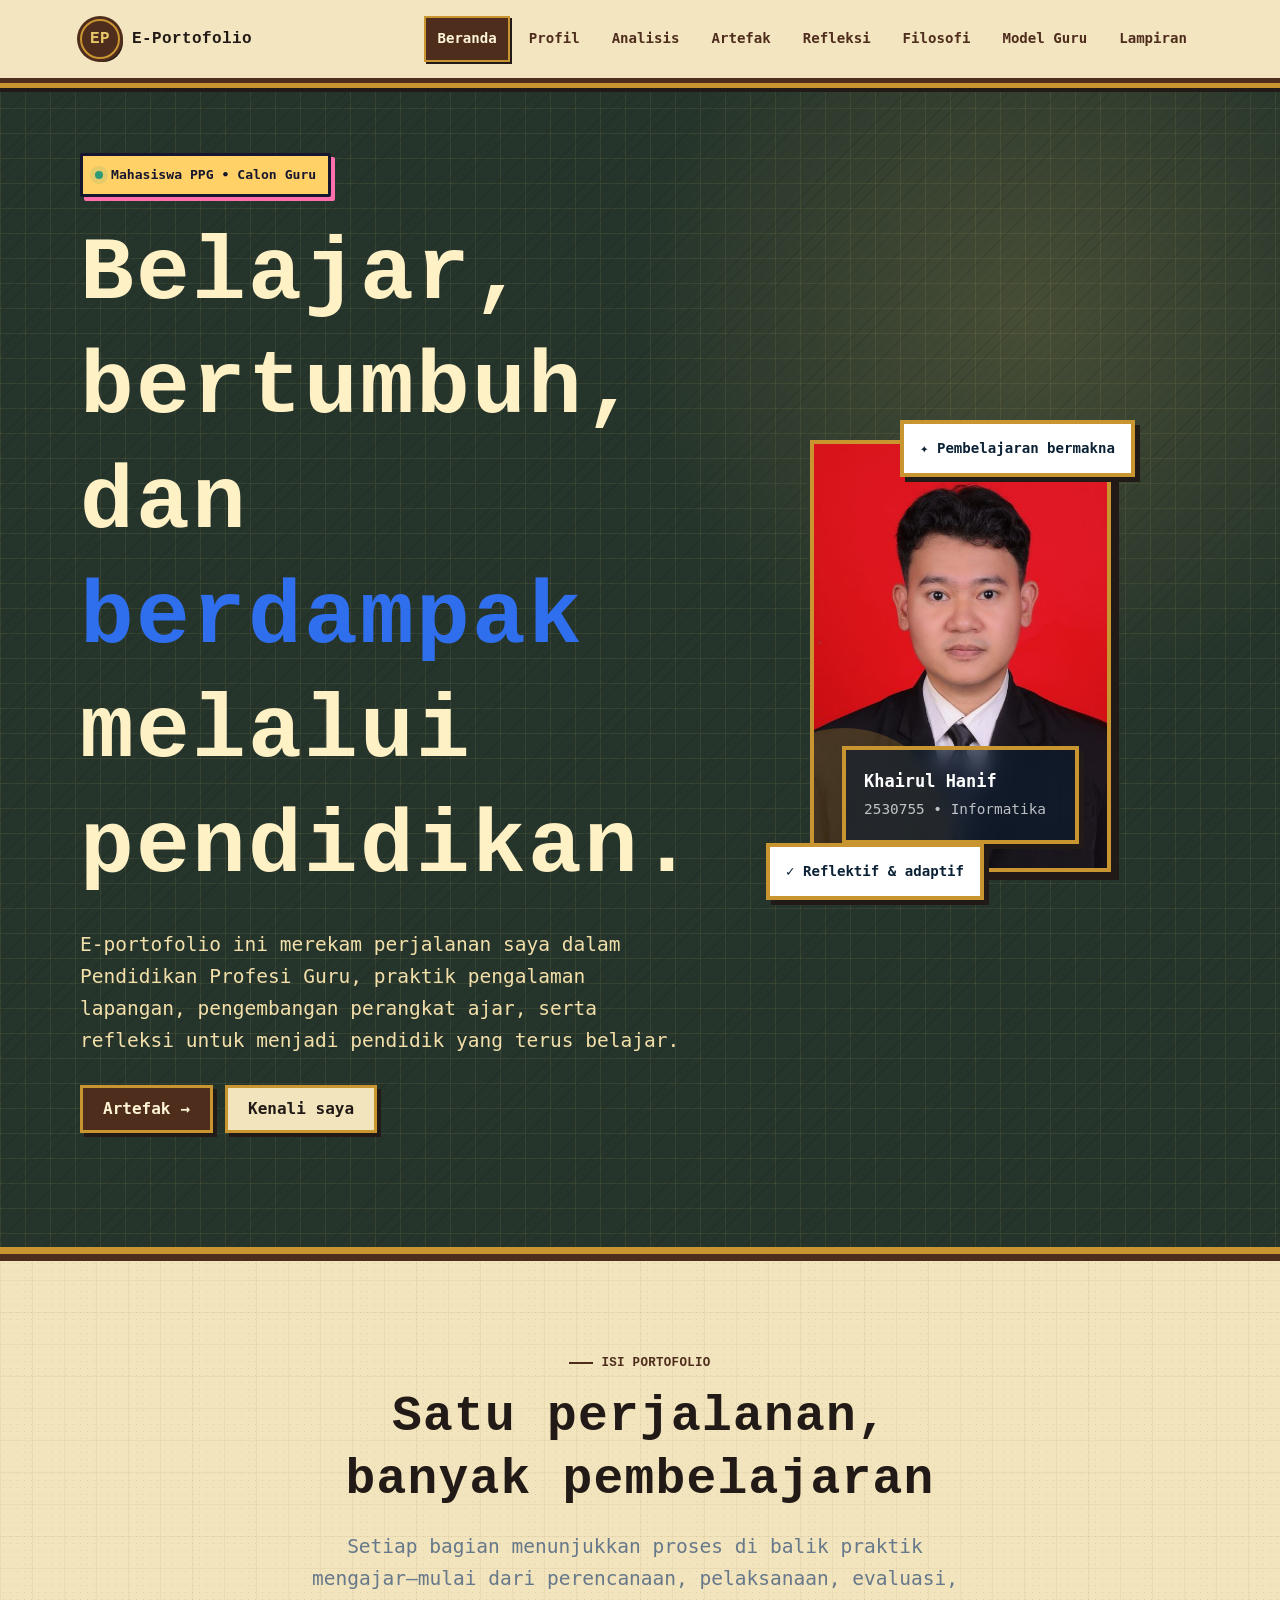
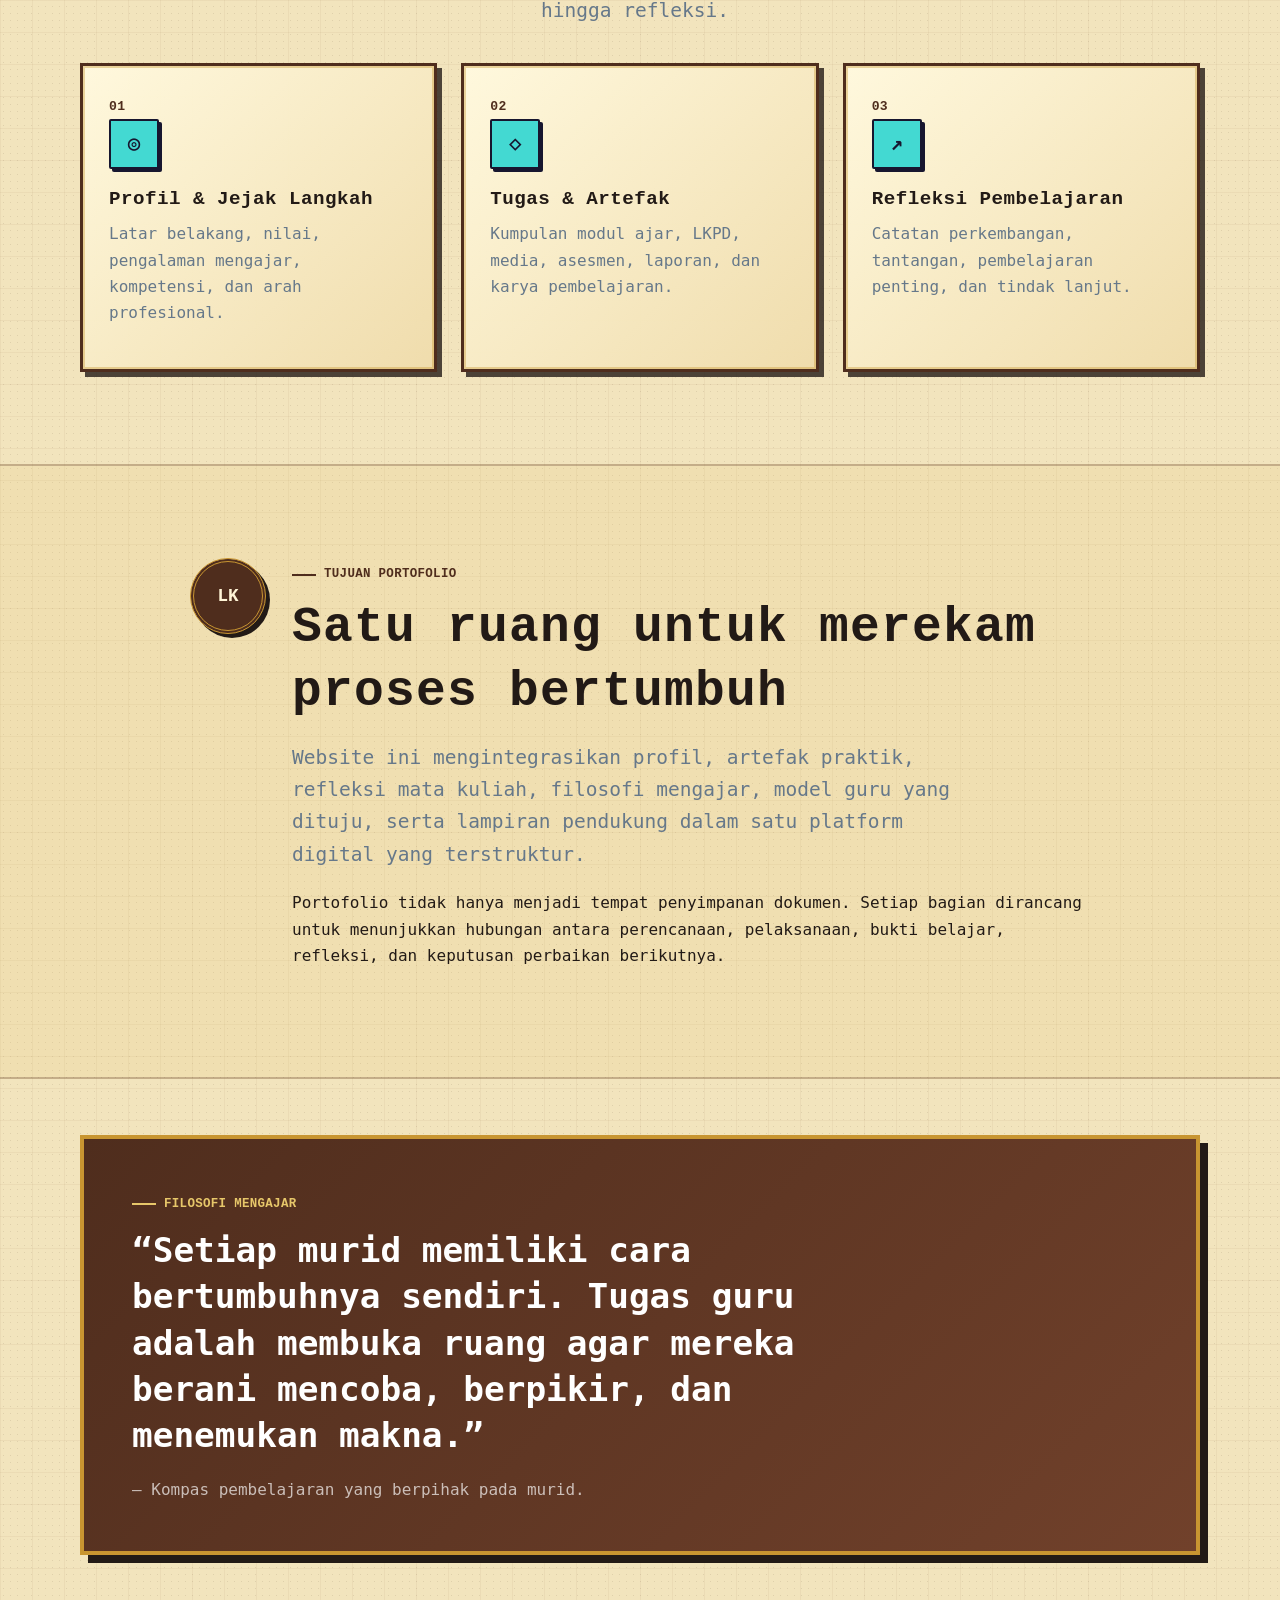
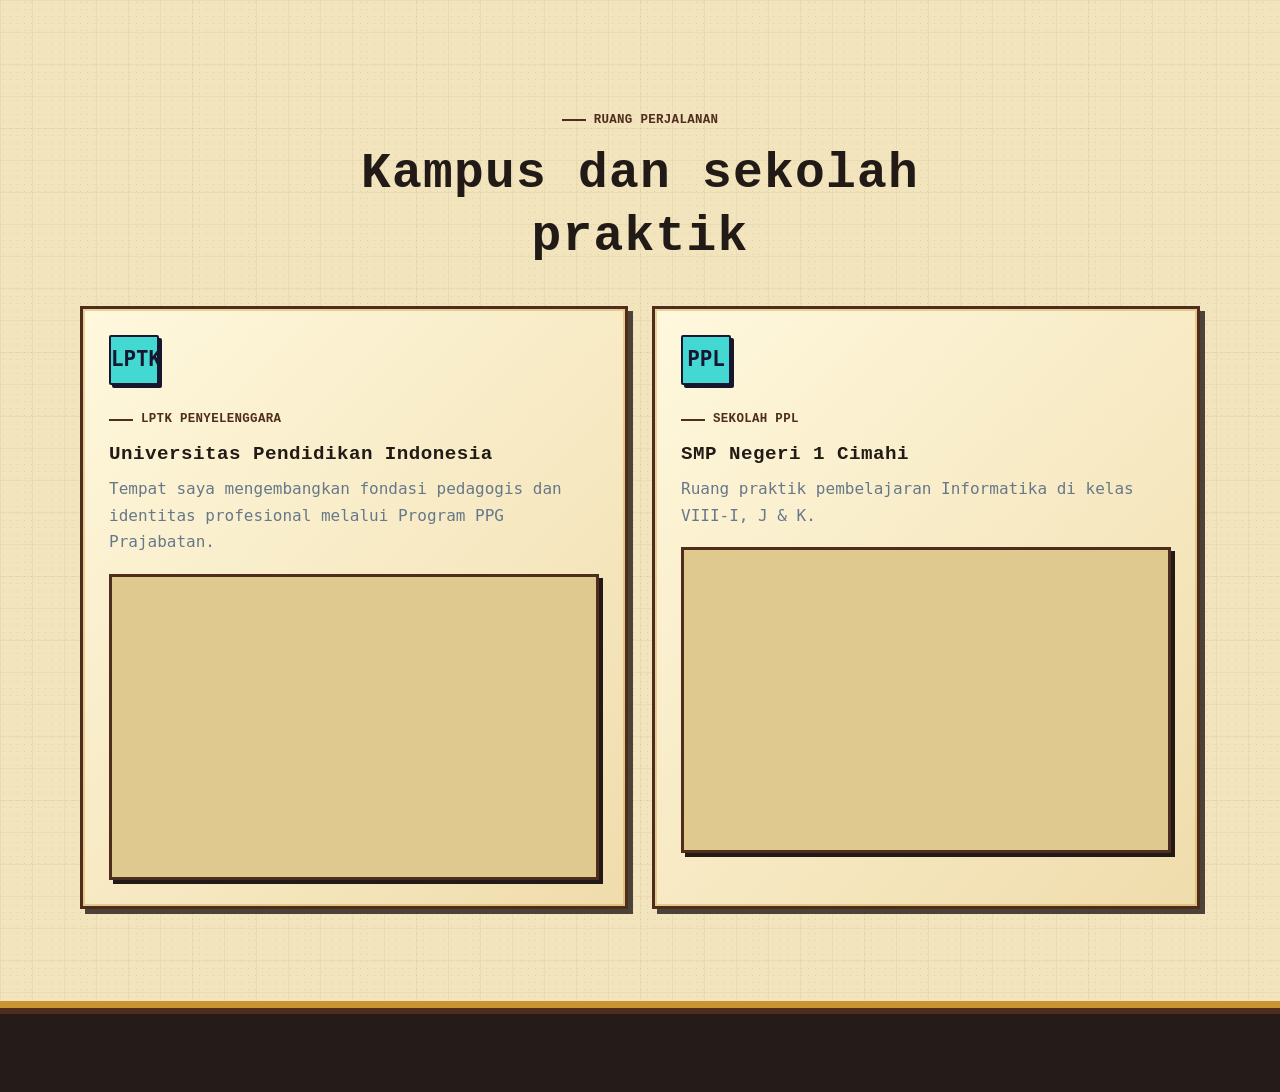
<file: index.html>
<!doctype html>
<html lang="id">
<head>
  <meta charset="utf-8">
  <meta name="viewport" content="width=device-width, initial-scale=1">
  <meta name="description" content="E-Portofolio PPG dan pengalaman praktik mengajar.">
  <title>Beranda | E-Portofolio PPG</title>
  <link rel="stylesheet" href="assets/css/style.css">
  <script src="assets/js/app.js" defer></script>
</head>
<body class="retro-page">
  <a class="skip-link" href="#main">Lewati ke konten</a>
  <div class="page-transition entering" aria-hidden="true"><div class="transition-mark">EP</div></div>
  <header class="site-header">
    <nav class="container nav-wrap" aria-label="Navigasi utama">
      <a class="brand" href="index.html"><span class="brand-mark">EP</span><span>E-Portofolio</span></a>
      <button class="menu-toggle" type="button" aria-label="Buka menu" aria-expanded="false"><span></span><span></span><span></span></button>
      <ul class="nav-links">
        <li><a class="active" href="index.html">Beranda</a></li><li><a href="profil.html">Profil</a></li><li><a href="analisis.html">Analisis</a></li><li><a href="artefak.html">Artefak</a></li><li><a href="refleksi.html">Refleksi</a></li><li><a href="filosofi.html">Filosofi</a></li><li><a href="model-guru.html">Model Guru</a></li><li><a href="lampiran.html">Lampiran</a></li>
      </ul>
    </nav>
  </header>

  <main id="main">
    <section class="hero">
      <div class="container hero-grid">
        <div data-reveal>
          <div class="hero-kicker"><span class="status-dot"></span> Mahasiswa PPG • Calon Guru</div>
          <h1>Belajar, bertumbuh, dan <span>berdampak</span> melalui pendidikan.</h1>
          <p class="lead">E-portofolio ini merekam perjalanan saya dalam Pendidikan Profesi Guru, praktik pengalaman lapangan, pengembangan perangkat ajar, serta refleksi untuk menjadi pendidik yang terus belajar.</p>
          <div class="actions"><a class="btn btn-primary" href="artefak.html">Artefak <span aria-hidden="true">→</span></a><a class="btn btn-secondary" href="profil.html">Kenali saya</a></div>
          <div class="stats">
          </div>
        </div>
        <div class="hero-visual" data-reveal style="--delay:140ms">
          <div class="portrait-card">
            <div class="portrait-placeholder"><img class="hero-profile-image" src="assets/images/pp.jpg" alt="Foto profil Khairul Hanif" loading="eager"></div>
            <div class="portrait-caption"><strong>Khairul Hanif</strong><span>2530755 • Informatika</span></div>
          </div>
          <div class="floating-note note-one">✦ Pembelajaran bermakna</div>
          <div class="floating-note note-two">✓ Reflektif & adaptif</div>
        </div>
      </div>
    </section>

    <section class="section">
      <div class="container">
        <div class="section-heading center" data-reveal><span class="eyebrow">Isi portofolio</span><h2>Satu perjalanan, banyak pembelajaran</h2><p class="lead">Setiap bagian menunjukkan proses di balik praktik mengajar—mulai dari perencanaan, pelaksanaan, evaluasi, hingga refleksi.</p></div>
        <div class="grid-3">
          <a class="card hover-lift" href="profil.html" data-reveal><span class="feature-number">01</span><div class="icon-box">◎</div><h3>Profil & Jejak Langkah</h3><p class="muted">Latar belakang, nilai, pengalaman mengajar, kompetensi, dan arah profesional.</p></a>
          <a class="card hover-lift" href="artefak.html" data-reveal style="--delay:90ms"><span class="feature-number">02</span><div class="icon-box">◇</div><h3>Tugas & Artefak</h3><p class="muted">Kumpulan modul ajar, LKPD, media, asesmen, laporan, dan karya pembelajaran.</p></a>
          <a class="card hover-lift" href="refleksi.html" data-reveal style="--delay:180ms"><span class="feature-number">03</span><div class="icon-box">↗</div><h3>Refleksi Pembelajaran</h3><p class="muted">Catatan perkembangan, tantangan, pembelajaran penting, dan tindak lanjut.</p></a>
        </div>
      </div>
    </section>

    <section class="section portfolio-purpose">
      <div class="container purpose-layout"><div class="journal-seal" data-reveal">LK</div><div data-reveal style="--delay:70ms"><span class="eyebrow">TUJUAN PORTOFOLIO</span><h2>Satu ruang untuk merekam proses bertumbuh</h2><p class="lead">Website ini mengintegrasikan profil, artefak praktik, refleksi mata kuliah, filosofi mengajar, model guru yang dituju, serta lampiran pendukung dalam satu platform digital yang terstruktur.</p><p>Portofolio tidak hanya menjadi tempat penyimpanan dokumen. Setiap bagian dirancang untuk menunjukkan hubungan antara perencanaan, pelaksanaan, bukti belajar, refleksi, dan keputusan perbaikan berikutnya.</p></div></div>
    </section>

    <section class="section-sm">
      <div class="container">
        <div class="quote-panel" data-reveal>
          <span class="eyebrow" style="color:#e7c76a">Filosofi mengajar</span>
          <blockquote>“Setiap murid memiliki cara bertumbuhnya sendiri. Tugas guru adalah membuka ruang agar mereka berani mencoba, berpikir, dan menemukan makna.”</blockquote>
          <p>— Kompas pembelajaran yang berpihak pada murid.</p>
        </div>
      </div>
    </section>

    <section class="section">
      <div class="container">
        <div class="section-heading center" data-reveal><span class="eyebrow">RUANG PERJALANAN</span><h2>Kampus dan sekolah praktik</h2></div><div class="grid-2 location-grid">
          <article class="card location-card" data-reveal><div class="icon-box">LPTK</div><span class="eyebrow">LPTK PENYELENGGARA</span><h3>Universitas Pendidikan Indonesia</h3><p class="muted">Tempat saya mengembangkan fondasi pedagogis dan identitas profesional melalui Program PPG Prajabatan.</p><div class="map-preview">
<iframe src="https://www.google.com/maps/embed?pb=!1m18!1m12!1m3!1d3961.2442719864075!2d107.59208339999999!3d-6.861301299999999!2m3!1f0!2f0!3f0!3m2!1i1024!2i768!4f13.1!3m3!1m2!1s0x2e68e6b943c2c5ff%3A0xee36226510a79e76!2sIndonesia%20University%20of%20Education!5e0!3m2!1sen!2sid!4v1792828615540!5m2!1sen!2sid" width="600" height="450" style="border:0;" allowfullscreen="true" loading="lazy" referrerpolicy="strict-origin-when-cross-origin">
</iframe>
</div></article>
          <article class="card location-card" data-reveal style="--delay:80ms"><div class="icon-box">PPL</div><span class="eyebrow">SEKOLAH PPL</span><h3>SMP Negeri 1 Cimahi</h3><p class="muted">Ruang praktik pembelajaran Informatika di kelas VIII-I, J & K.</p><div class="map-preview">
<iframe src="https://www.google.com/maps/embed?pb=!1m18!1m12!1m3!1d3961.1138820940664!2d107.544319!3d-6.8769570999999985!2m3!1f0!2f0!3f0!3m2!1i1024!2i768!4f13.1!3m3!1m2!1s0x2e68e450889a84f7%3A0x1b51460bdee98f0c!2sSMP%20Negeri%201%20Cimahi!5e0!3m2!1sen!2sid!4v1792828957221!5m2!1sen!2sid" width="600" height="450" style="border:0;" allowfullscreen="true" loading="lazy" referrerpolicy="strict-origin-when-cross-origin">
  </iframe>
</div></article></div>
      </div>
    </section>
  </main>

  <footer class="site-footer">
  </footer>
</body>
</html>
</file>
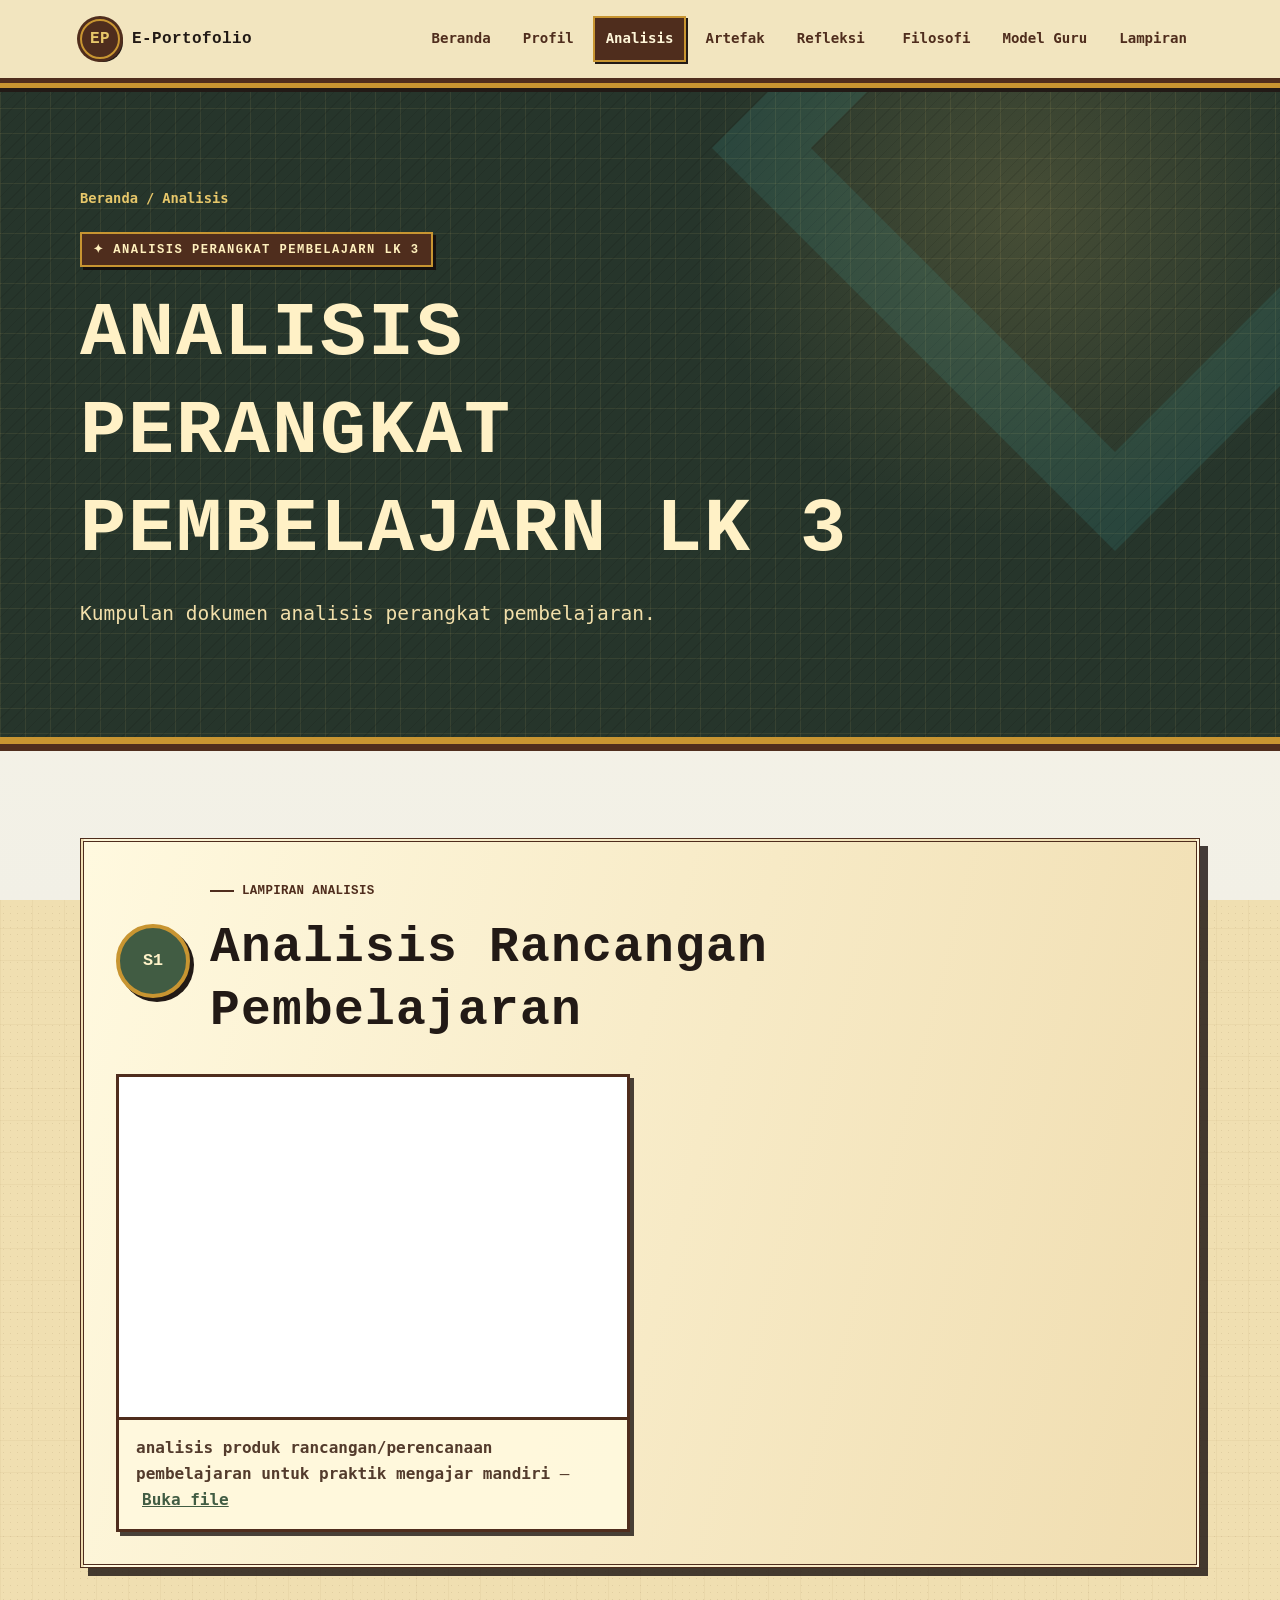
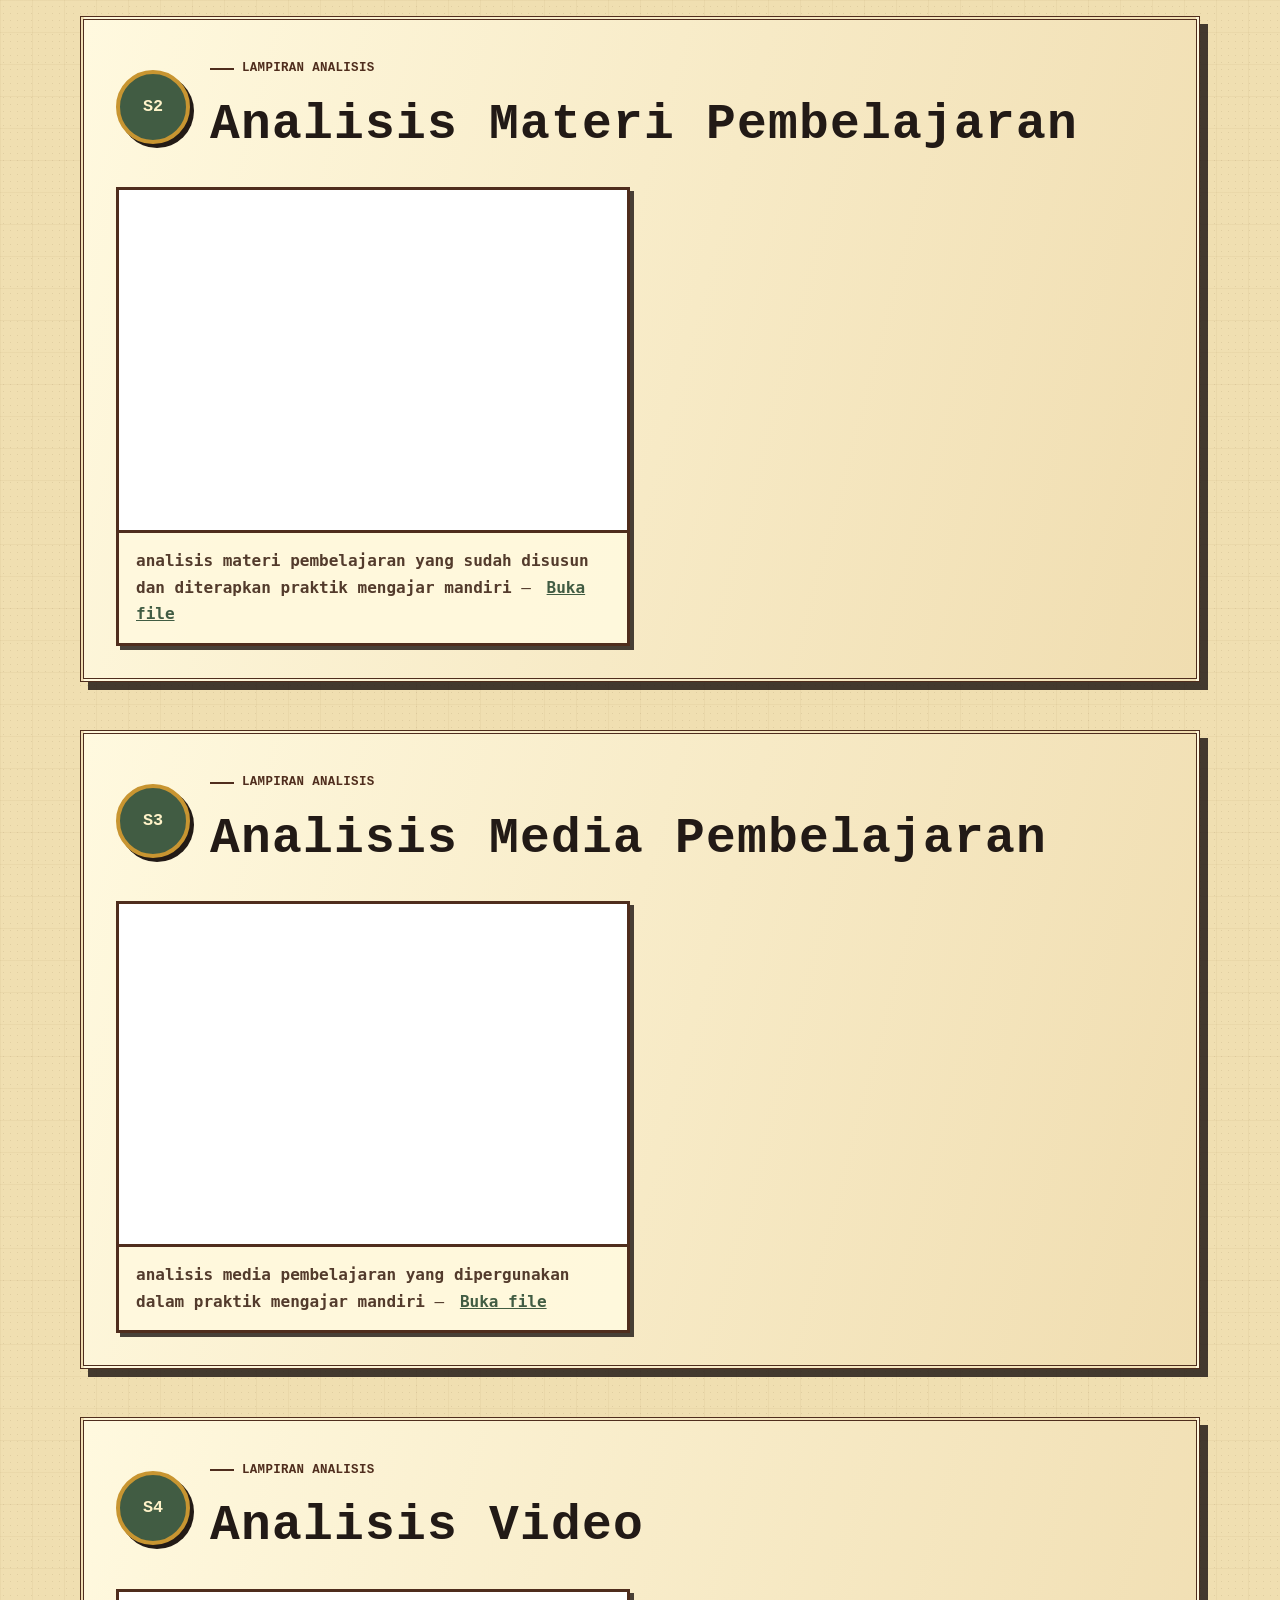
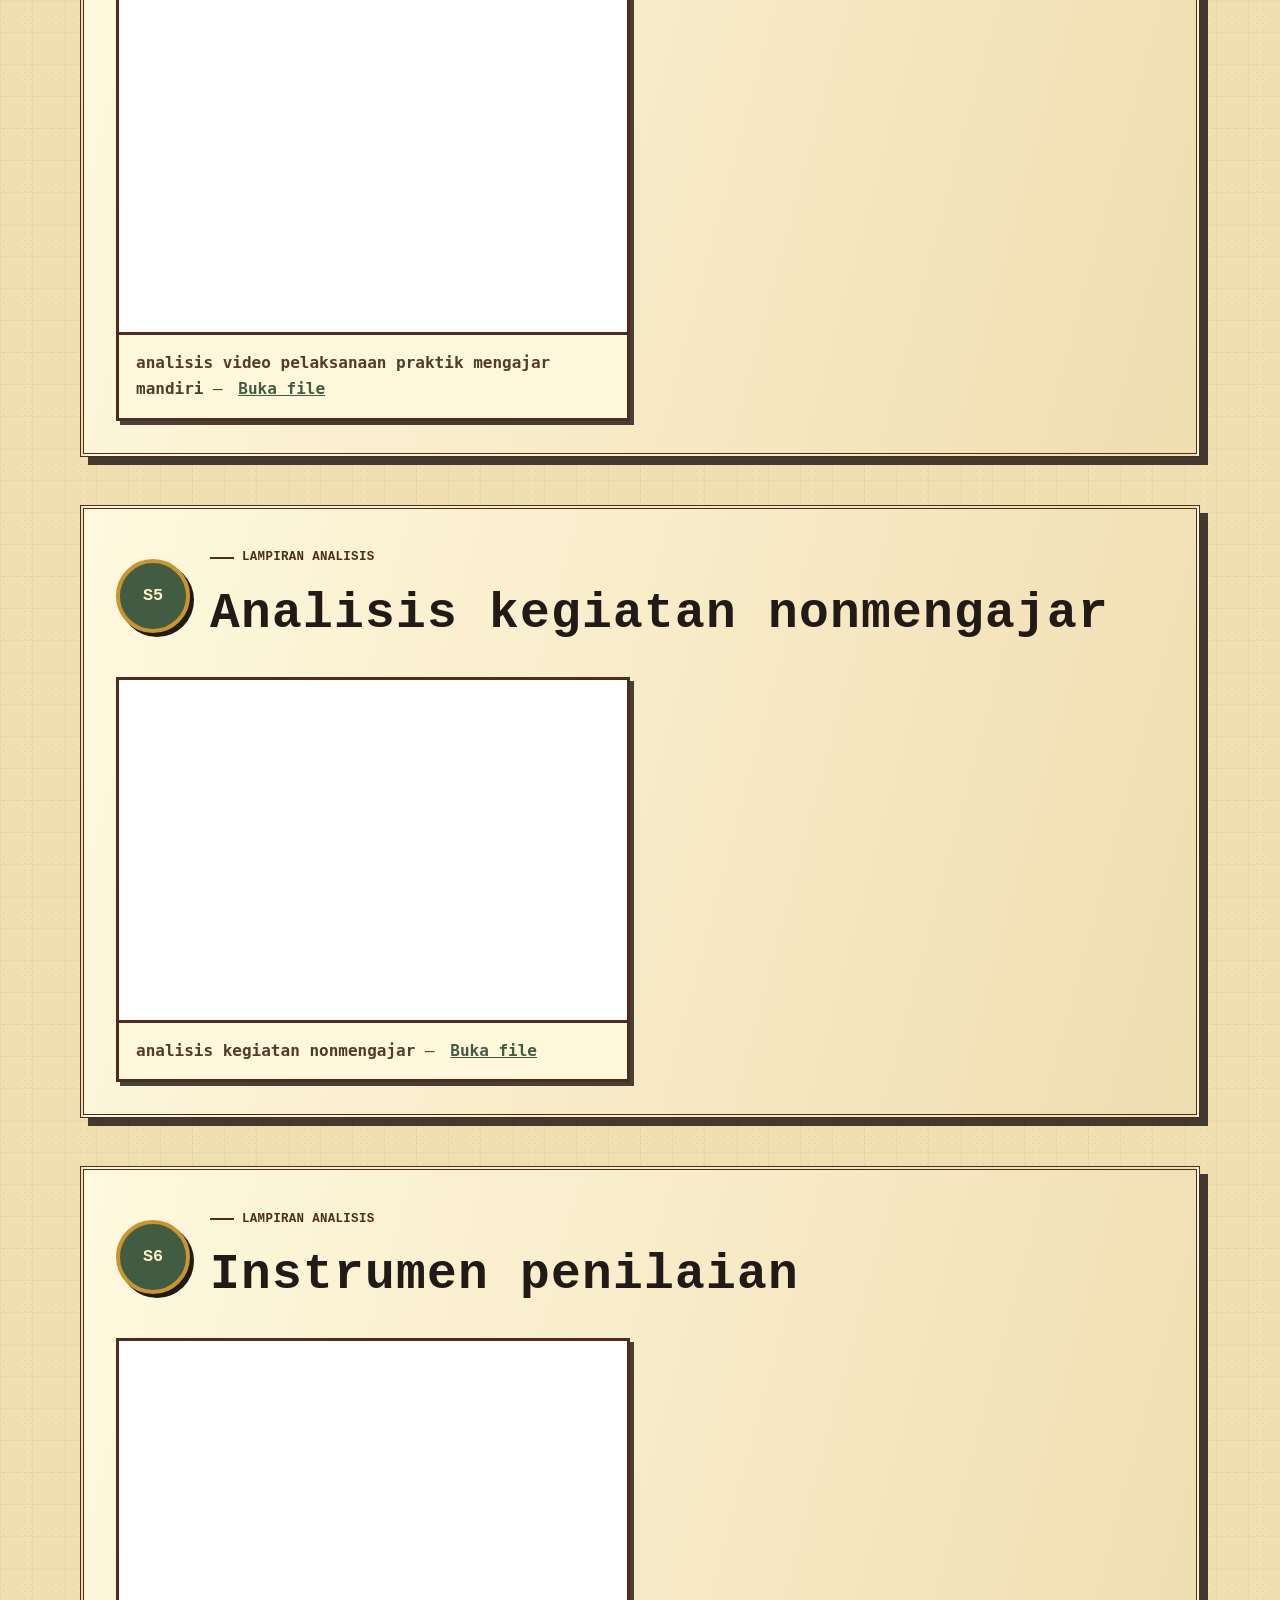
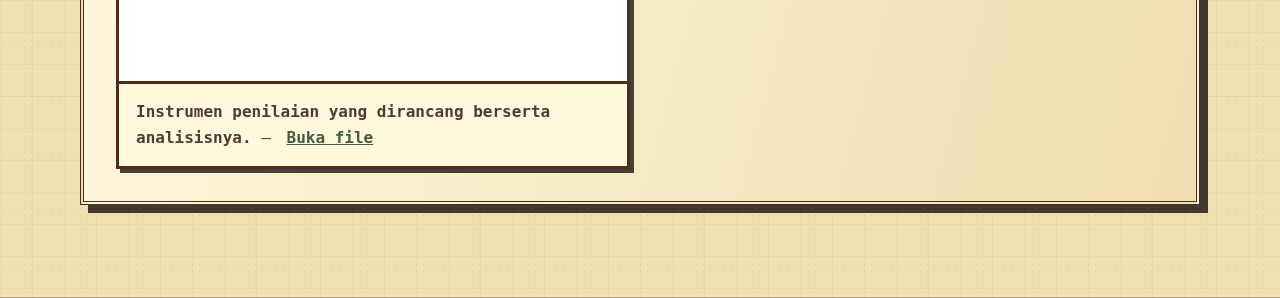
<file: analisis.html>
<!doctype html>
<html lang="id">
<head>
  <meta charset="utf-8">
  <meta name="viewport" content="width=device-width, initial-scale=1">
  <meta name="description" content="Lampiran analisis pembelajaran Siklus 1 sampai 4 dalam e-portofolio PPG.">
  <title>Analisis | E-Portofolio PPG</title>
  <link rel="stylesheet" href="assets/css/style.css">
  <script src="assets/js/app.js" defer></script>
  <script src="assets/js/analisis.js" defer></script>
</head>
<body class="retro-page rpg-page">
  <a class="skip-link" href="#main">Lewati ke konten</a>
  <div class="page-transition entering" aria-hidden="true"><div class="transition-mark">✦</div></div>

  <header class="site-header">
    <nav class="container nav-wrap" aria-label="Navigasi utama">
      <a class="brand" href="index.html"><span class="brand-mark">EP</span><span>E-Portofolio</span></a>
      <button class="menu-toggle" type="button" aria-label="Buka menu" aria-expanded="false"><span></span><span></span><span></span></button>
      <ul class="nav-links"><li><a href="index.html">Beranda</a></li><li><a href="profil.html">Profil</a></li><li><a class="active" href="analisis.html">Analisis</a></li><li><a href="artefak.html">Artefak</a></li><li><a href="refleksi.html">Refleksi</a></li><li></a></li><li><a href="filosofi.html">Filosofi</a></li><li><a href="model-guru.html">Model Guru</a></li><li><a href="lampiran.html">Lampiran</a></li></ul>
    </nav>
  </header>

  <main id="main">
    <section class="page-hero rpg-hero">
      <div class="container" data-reveal>
        <div class="breadcrumbs"><a href="index.html">Beranda</a><span>/</span><span>Analisis</span></div>
        <span class="quest-label">✦ ANALISIS PERANGKAT PEMBELAJARN LK 3</span>
        <h1>ANALISIS PERANGKAT PEMBELAJARN LK 3</h1>
        <p class="lead">Kumpulan dokumen analisis perangkat pembelajaran.</p>
      </div>
    </section>

    <section class="section artifact-query" hidden>
      <div class="container">
        <div class="journal-intro" data-reveal>
        </div>
        <div class="cycle-selector" id="analysisSelector" role="group" aria-label="Navigasi analisis per siklus"></div>
      </div>
    </section>

    <section class="section cycle-content-section">
      <div class="container"><div id="analysisContent" aria-live="polite"></div></div>
    </section>
  </main>
</body>
</html>
</file>
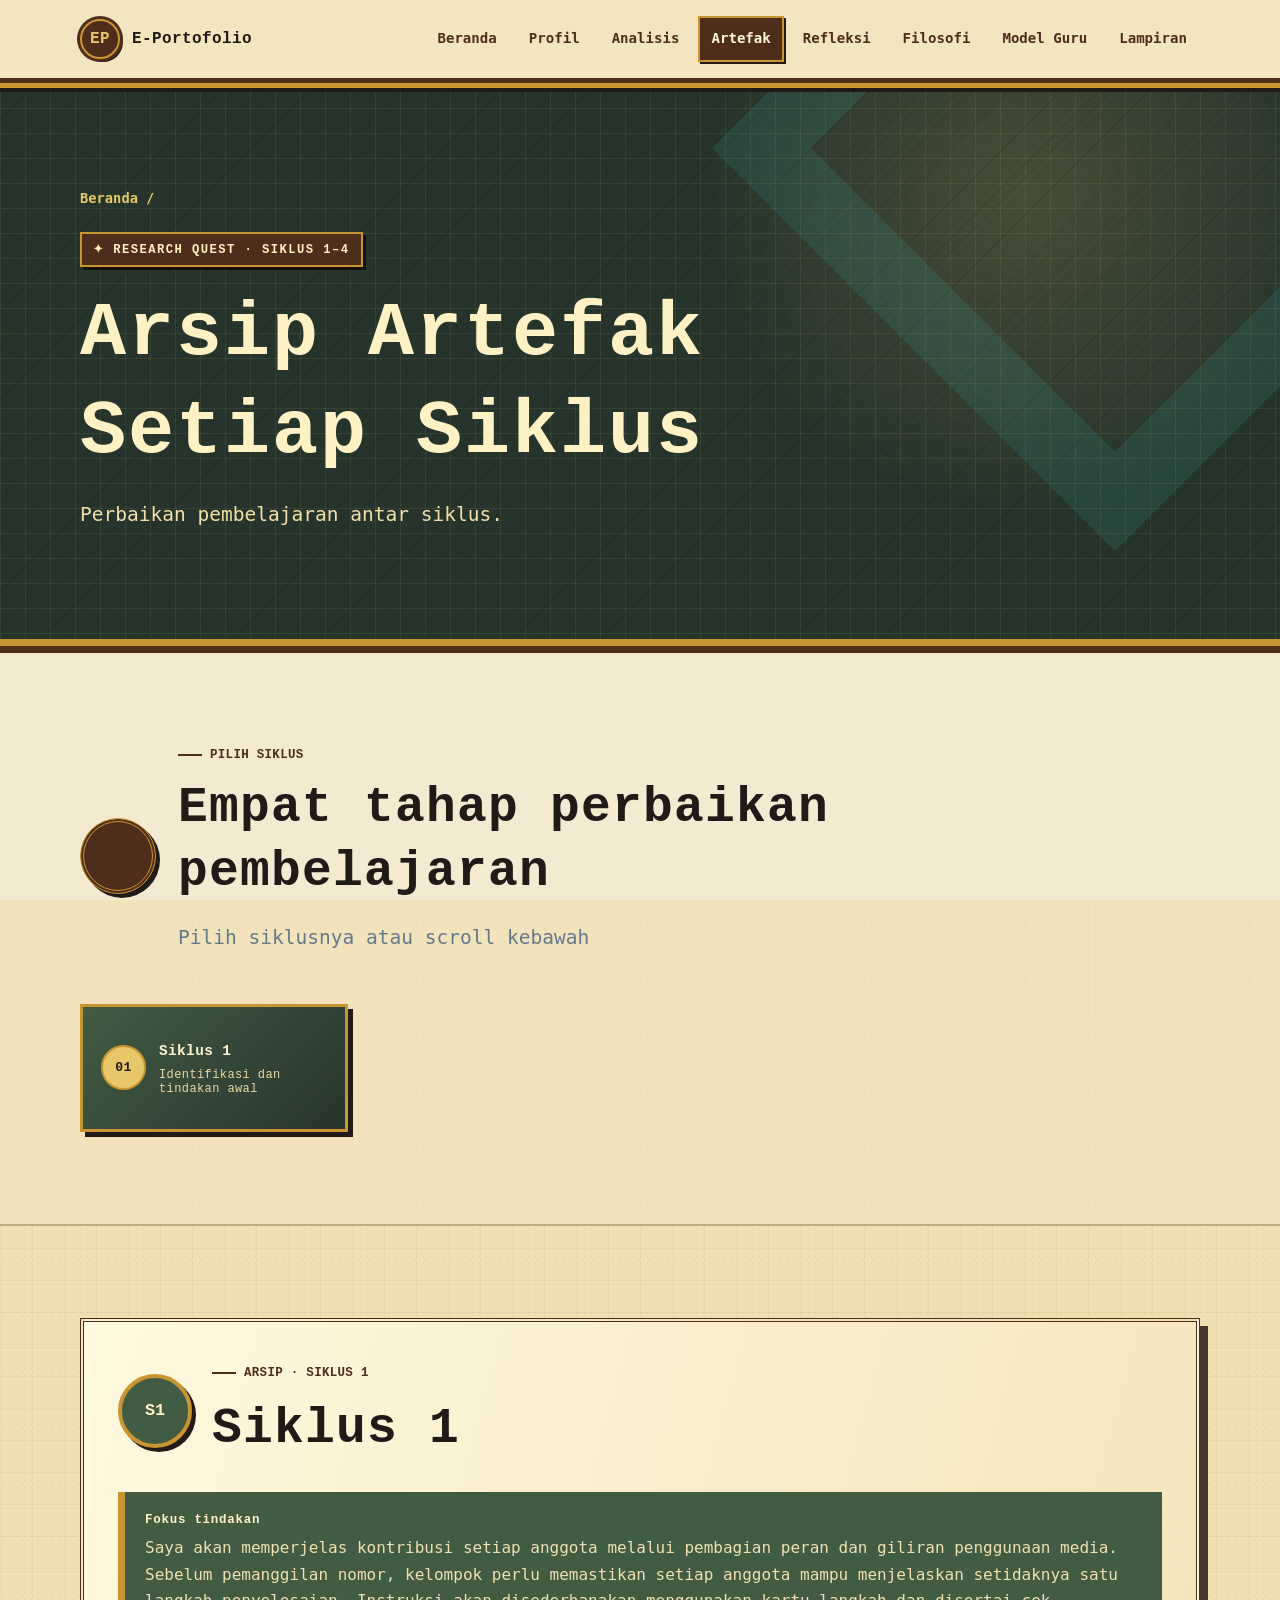
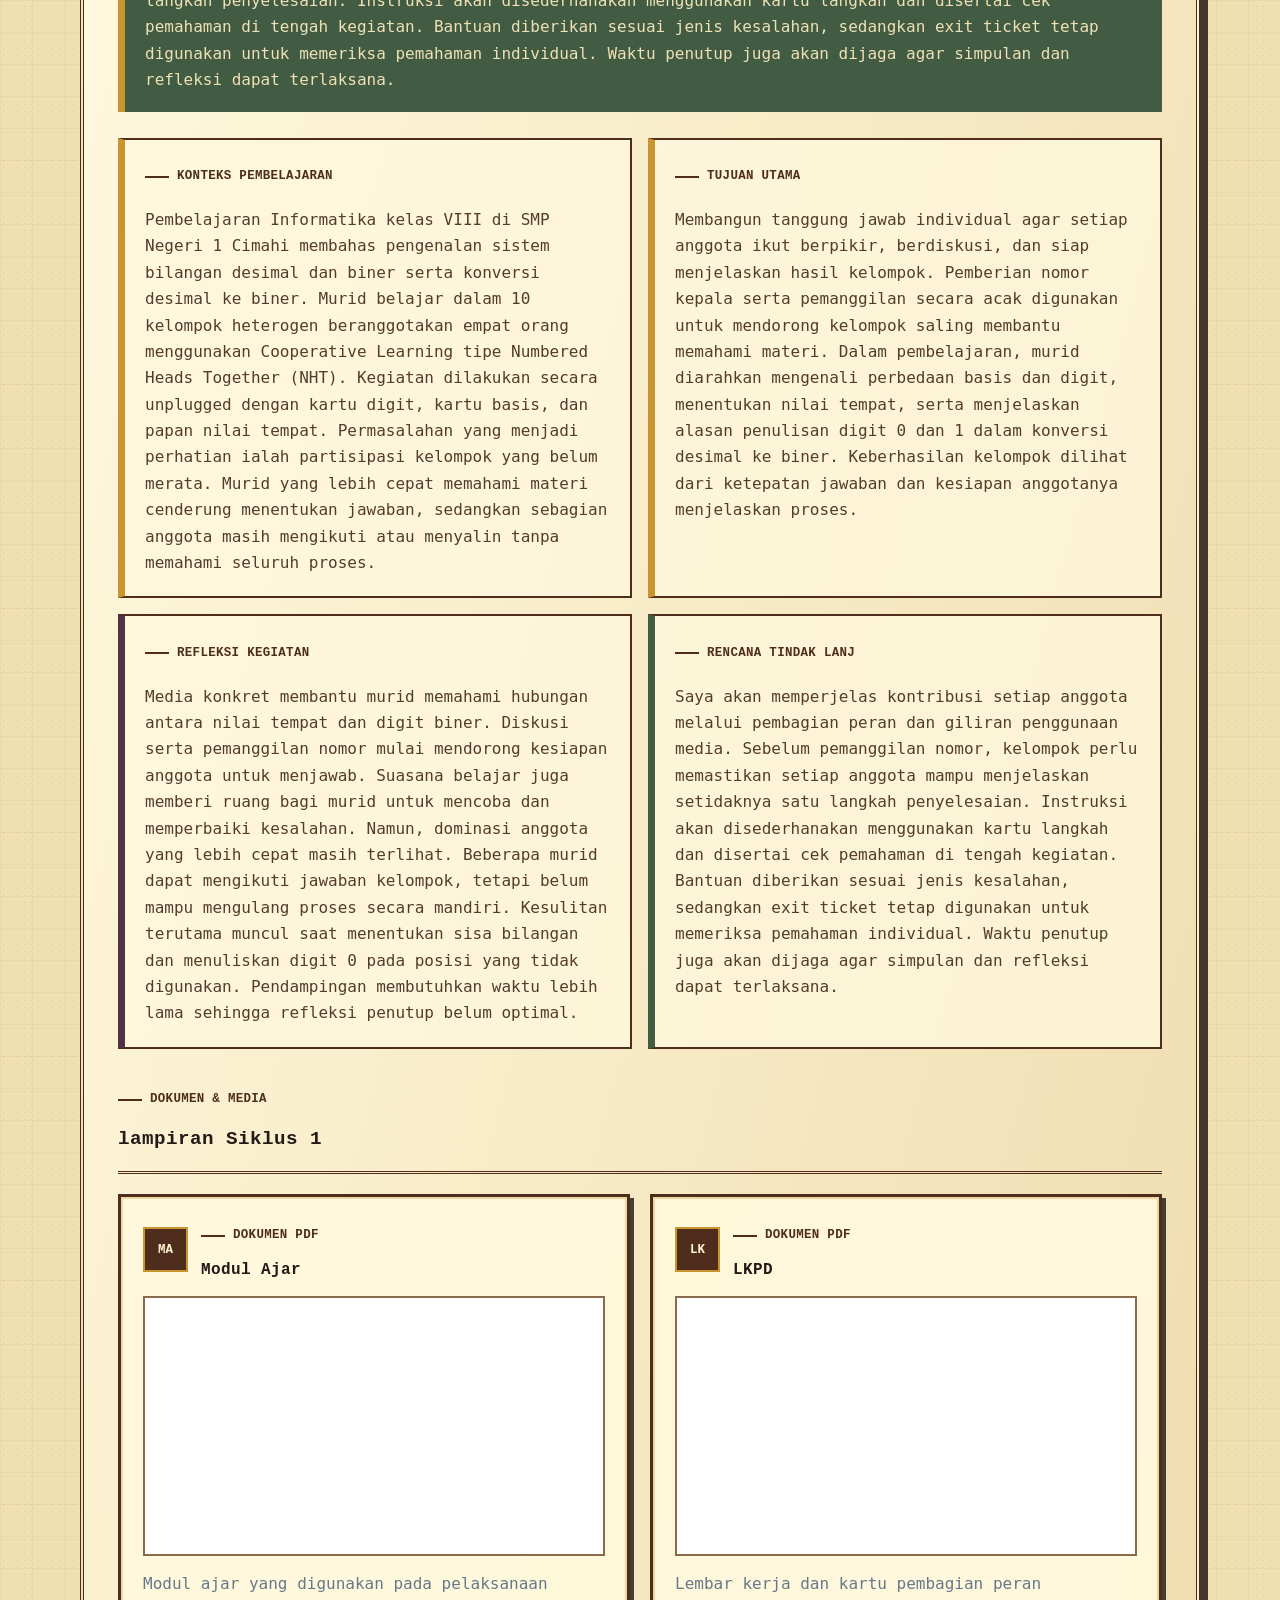
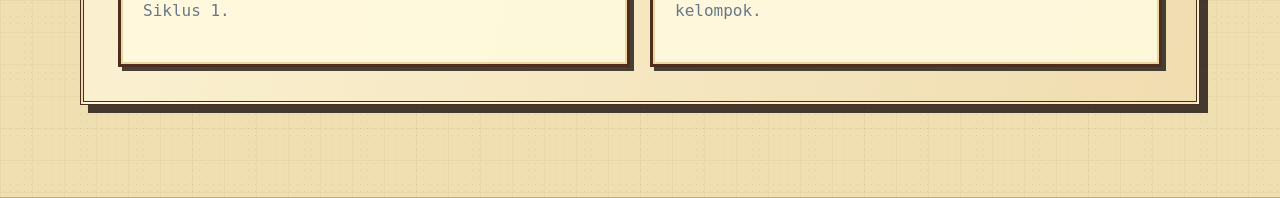
<file: artefak.html>
<!doctype html>
<html lang="id">
<head>
  <meta charset="utf-8"><meta name="viewport" content="width=device-width, initial-scale=1"><meta name="description" content="Artefak PTK Siklus 1 sampai 4 dalam e-portofolio PPG."><title>Artefak | E-Portofolio PPG</title>
  <link rel="stylesheet" href="assets/css/style.css"><script src="assets/js/app.js" defer></script><script src="assets/js/artefak.js" defer></script>
  <style>
    /* Khusus halaman Artefak: semua siklus tampil dan dapat dituju dari kartu pemilih. */
    #cycleContent { display: grid; gap: 48px; }
    #cycleContent .cycle-vault { scroll-margin-top: 110px; }
    #cycleContent .cycle-vault + .cycle-vault { position: relative; }
    #cycleContent .cycle-vault + .cycle-vault::before {
      content: "✦ LANJUT KE TAHAP BERIKUTNYA ✦";
      position: absolute;
      top: -33px;
      left: 50%;
      transform: translateX(-50%);
      padding: 5px 12px;
      color: #fff1c8;
      background: var(--rpg-leather);
      border: 2px solid var(--rpg-gold);
      white-space: nowrap;
      font: 700 .68rem Consolas, monospace;
      letter-spacing: .08em;
    }
  </style>
</head>
<body class="retro-page rpg-page">
  <a class="skip-link" href="#main">Lewati ke konten</a><div class="page-transition entering" aria-hidden="true"><div class="transition-mark">✦</div></div>
  <header class="site-header"><nav class="container nav-wrap" aria-label="Navigasi utama"><a class="brand" href="index.html"><span class="brand-mark">EP</span><span>E-Portofolio</span></a><button class="menu-toggle" type="button" aria-label="Buka menu" aria-expanded="false"><span></span><span></span><span></span></button><ul class="nav-links"><li><a href="index.html">Beranda</a></li><li><a href="profil.html">Profil</a></li><li><a href="analisis.html">Analisis</a></li><li><a class="active" href="artefak.html">Artefak</a></li><li><a href="refleksi.html">Refleksi</a></li><li><a href="filosofi.html">Filosofi</a></li><li><a href="model-guru.html">Model Guru</a></li><li><a href="lampiran.html">Lampiran</a></li></ul></nav></header>
  <main id="main">
    <section class="page-hero rpg-hero"><div class="container" data-reveal><div class="breadcrumbs"><a href="index.html">Beranda</a><span>/</span><span></span></div><span class="quest-label">✦ RESEARCH QUEST · SIKLUS 1–4</span><h1>Arsip Artefak<br>Setiap Siklus</h1><p class="lead">Perbaikan pembelajaran antar siklus.</p></div></section>
    <section class="section artifact-query"><div class="container">
      <div class="journal-intro" data-reveal><div class="journal-seal"></div><div><span class="eyebrow">Pilih Siklus</span><h2>Empat tahap perbaikan pembelajaran</h2><p class="lead">Pilih siklusnya atau scroll kebawah</p></div></div>
      <div class="cycle-selector" id="cycleSelector" role="group" aria-label="Filter siklus PTK">
        <button class="cycle-query-card active" type="button" data-cycle="1" aria-pressed="true"><span>01</span><strong>Siklus 1</strong><small>Identifikasi dan tindakan awal</small></button>
      </div>
    </div></section>
    <section class="section cycle-content-section"><div class="container"><div id="cycleContent" aria-live="polite"></div></div></section>
  </main>
</body></html>
</file>
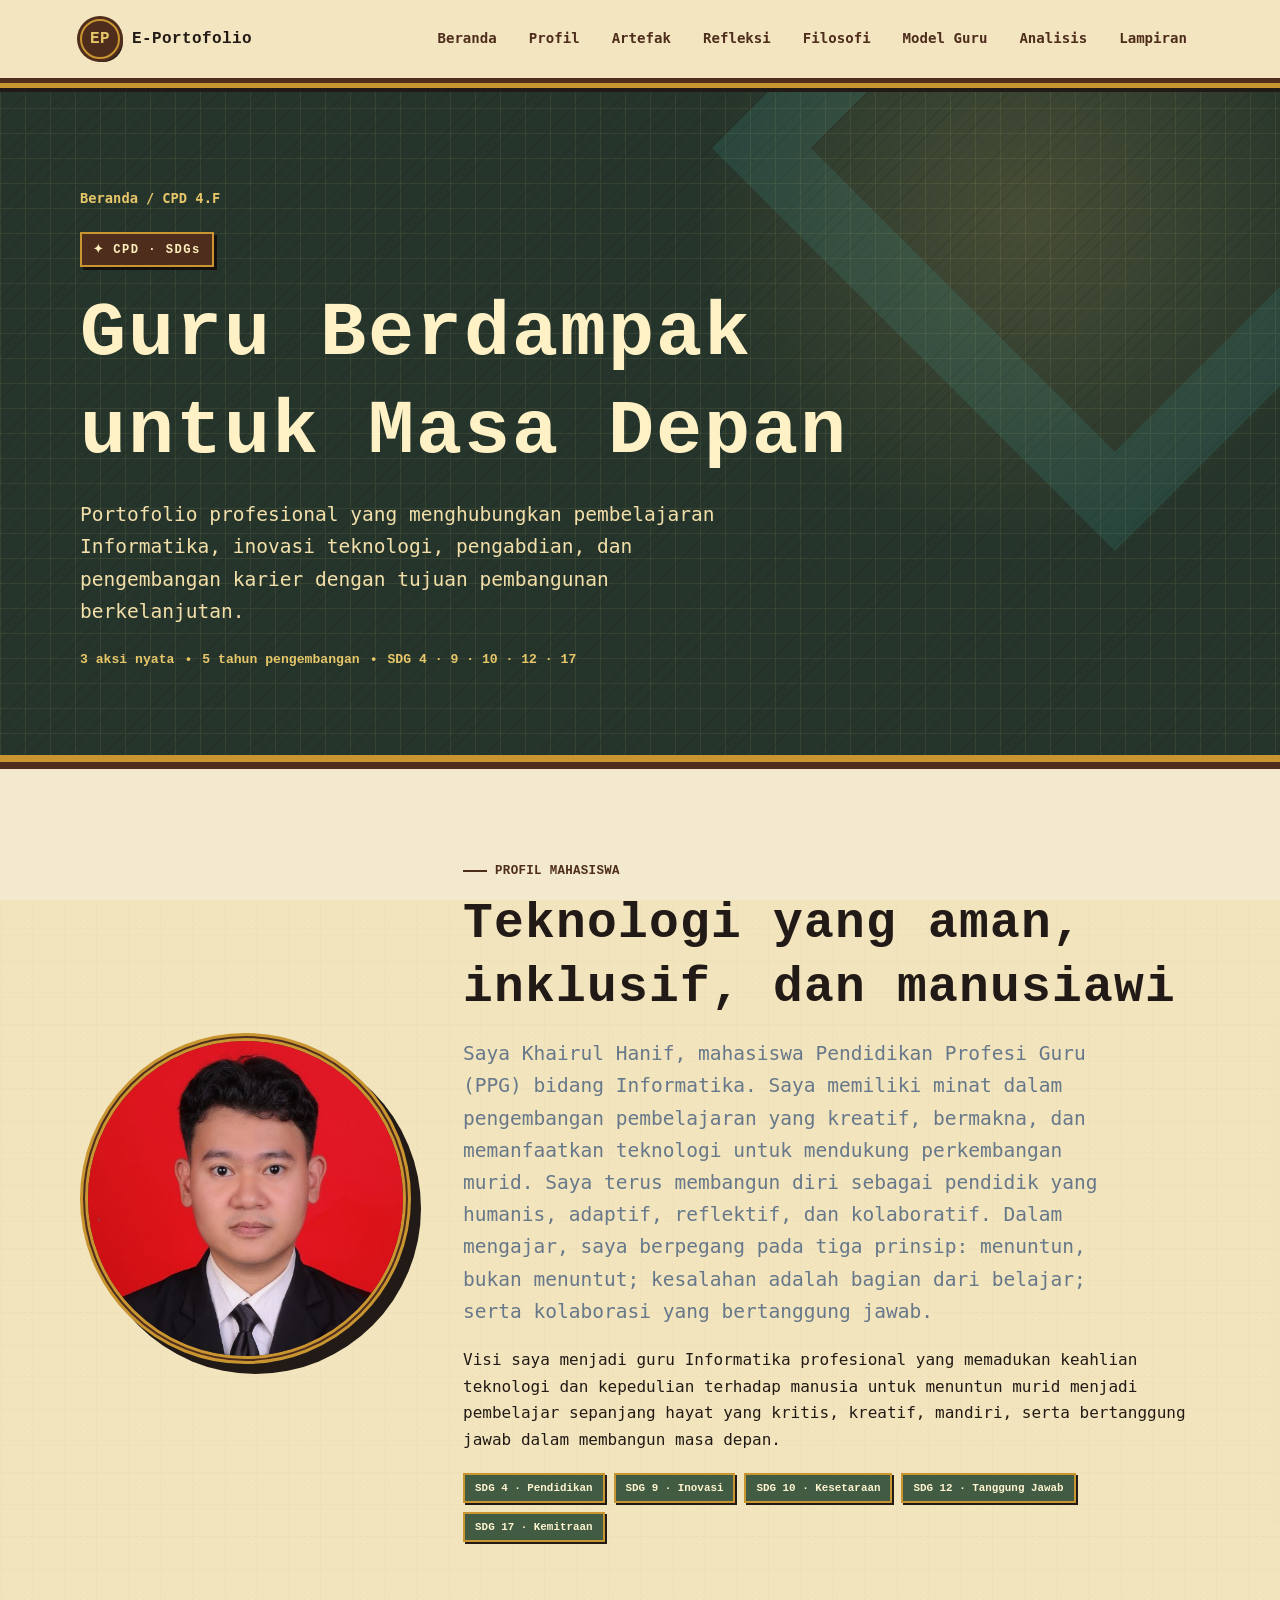
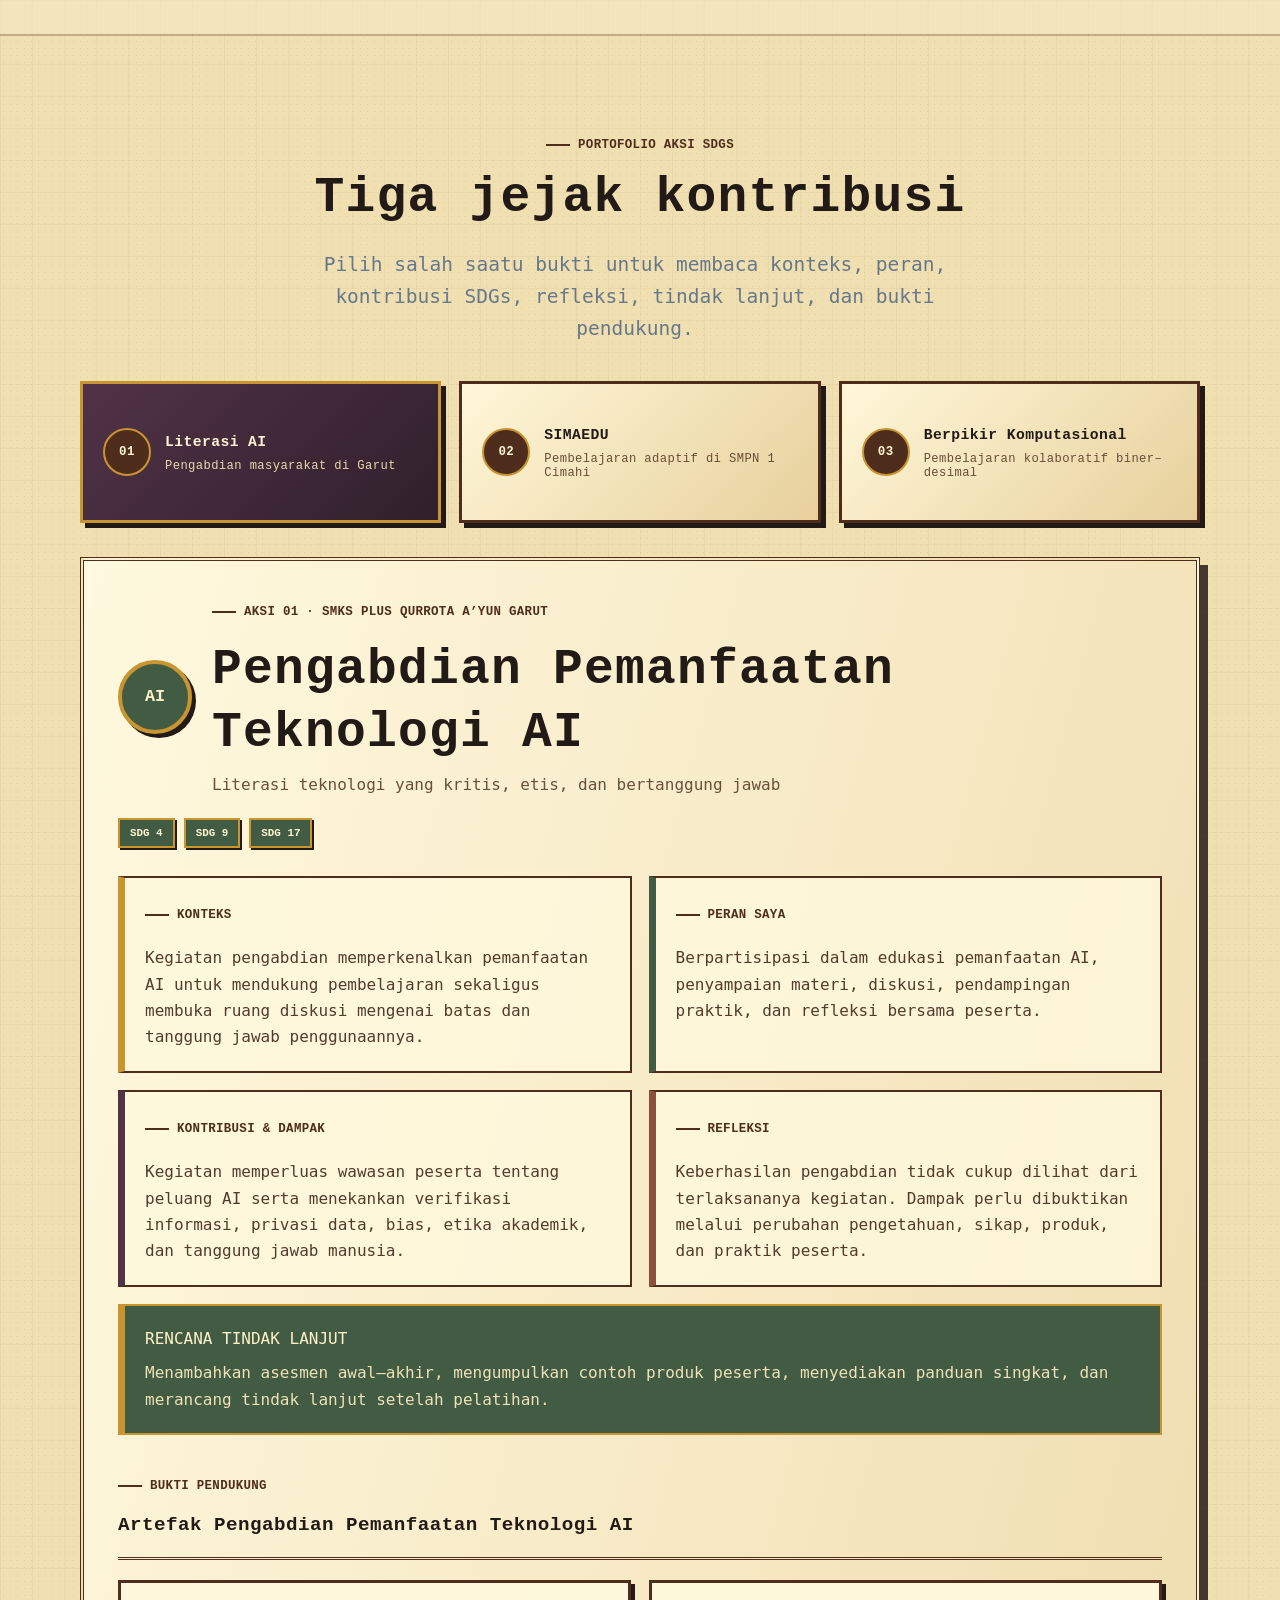
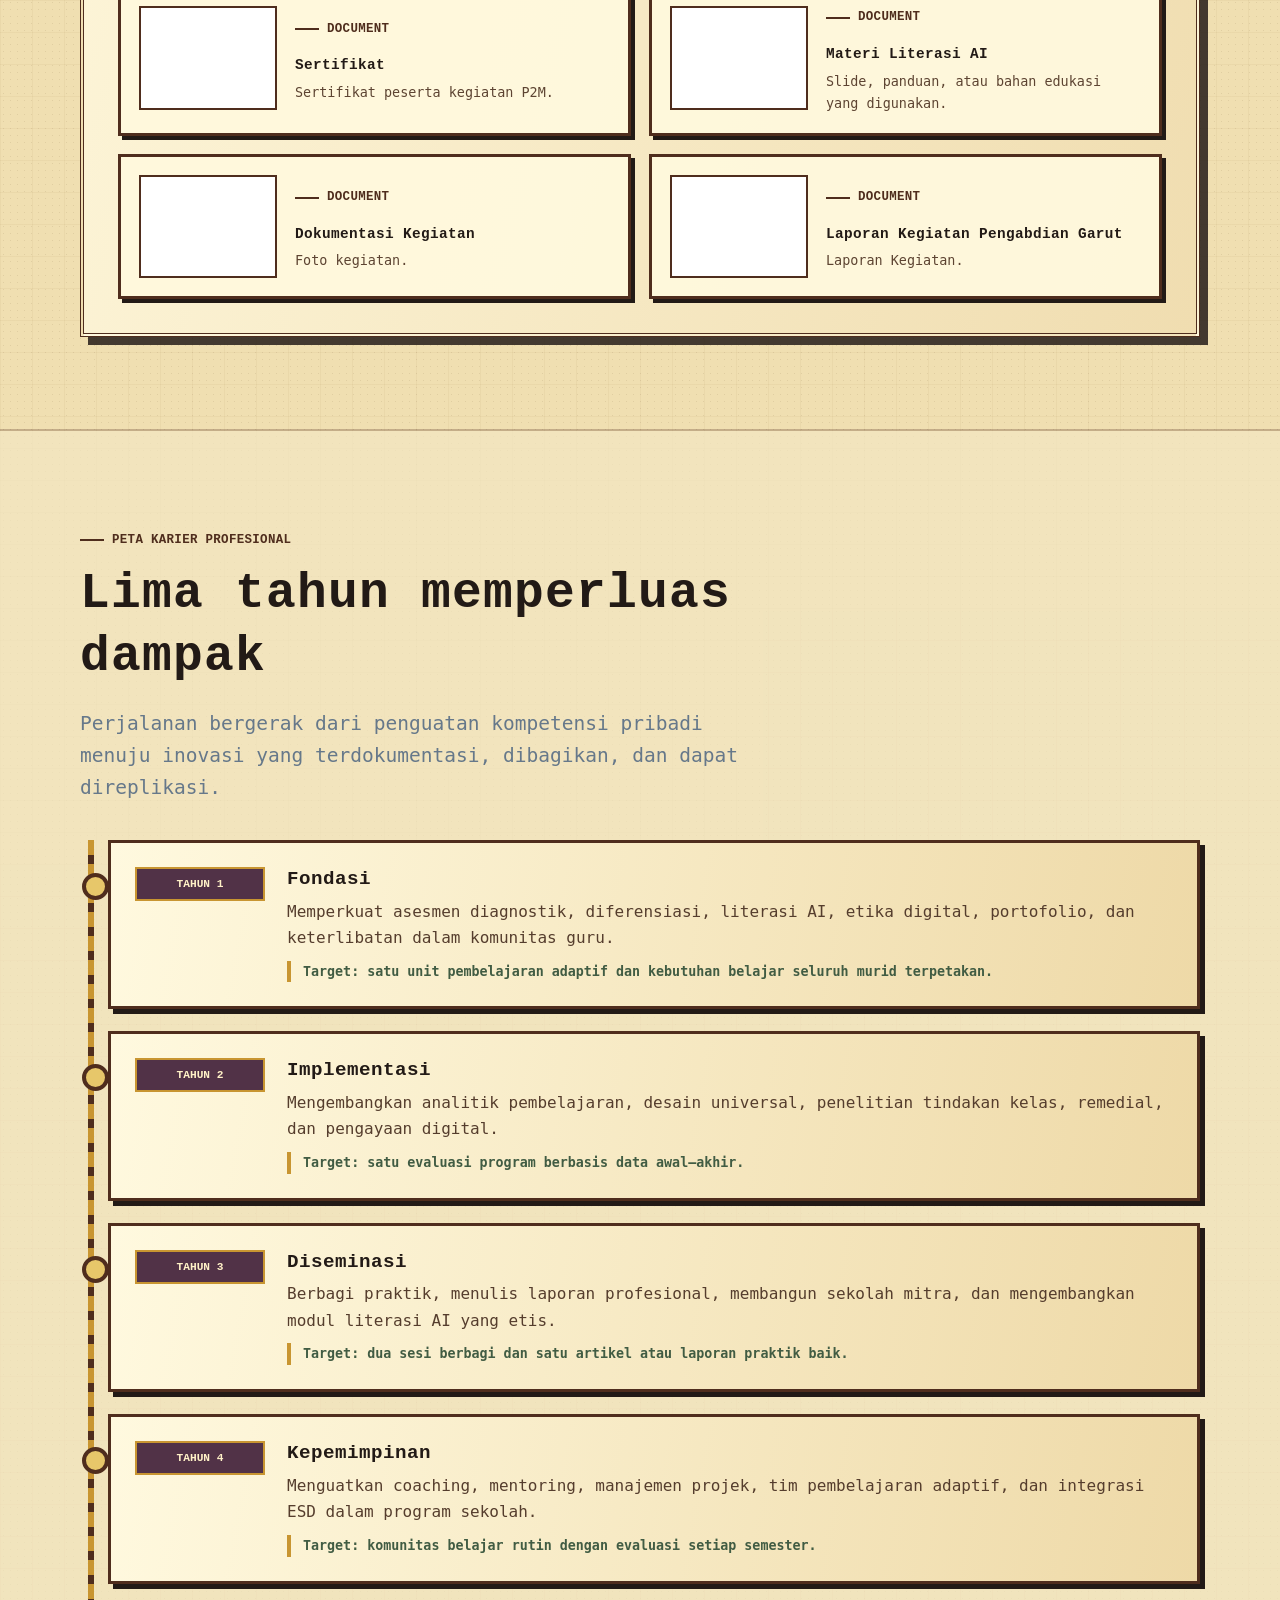
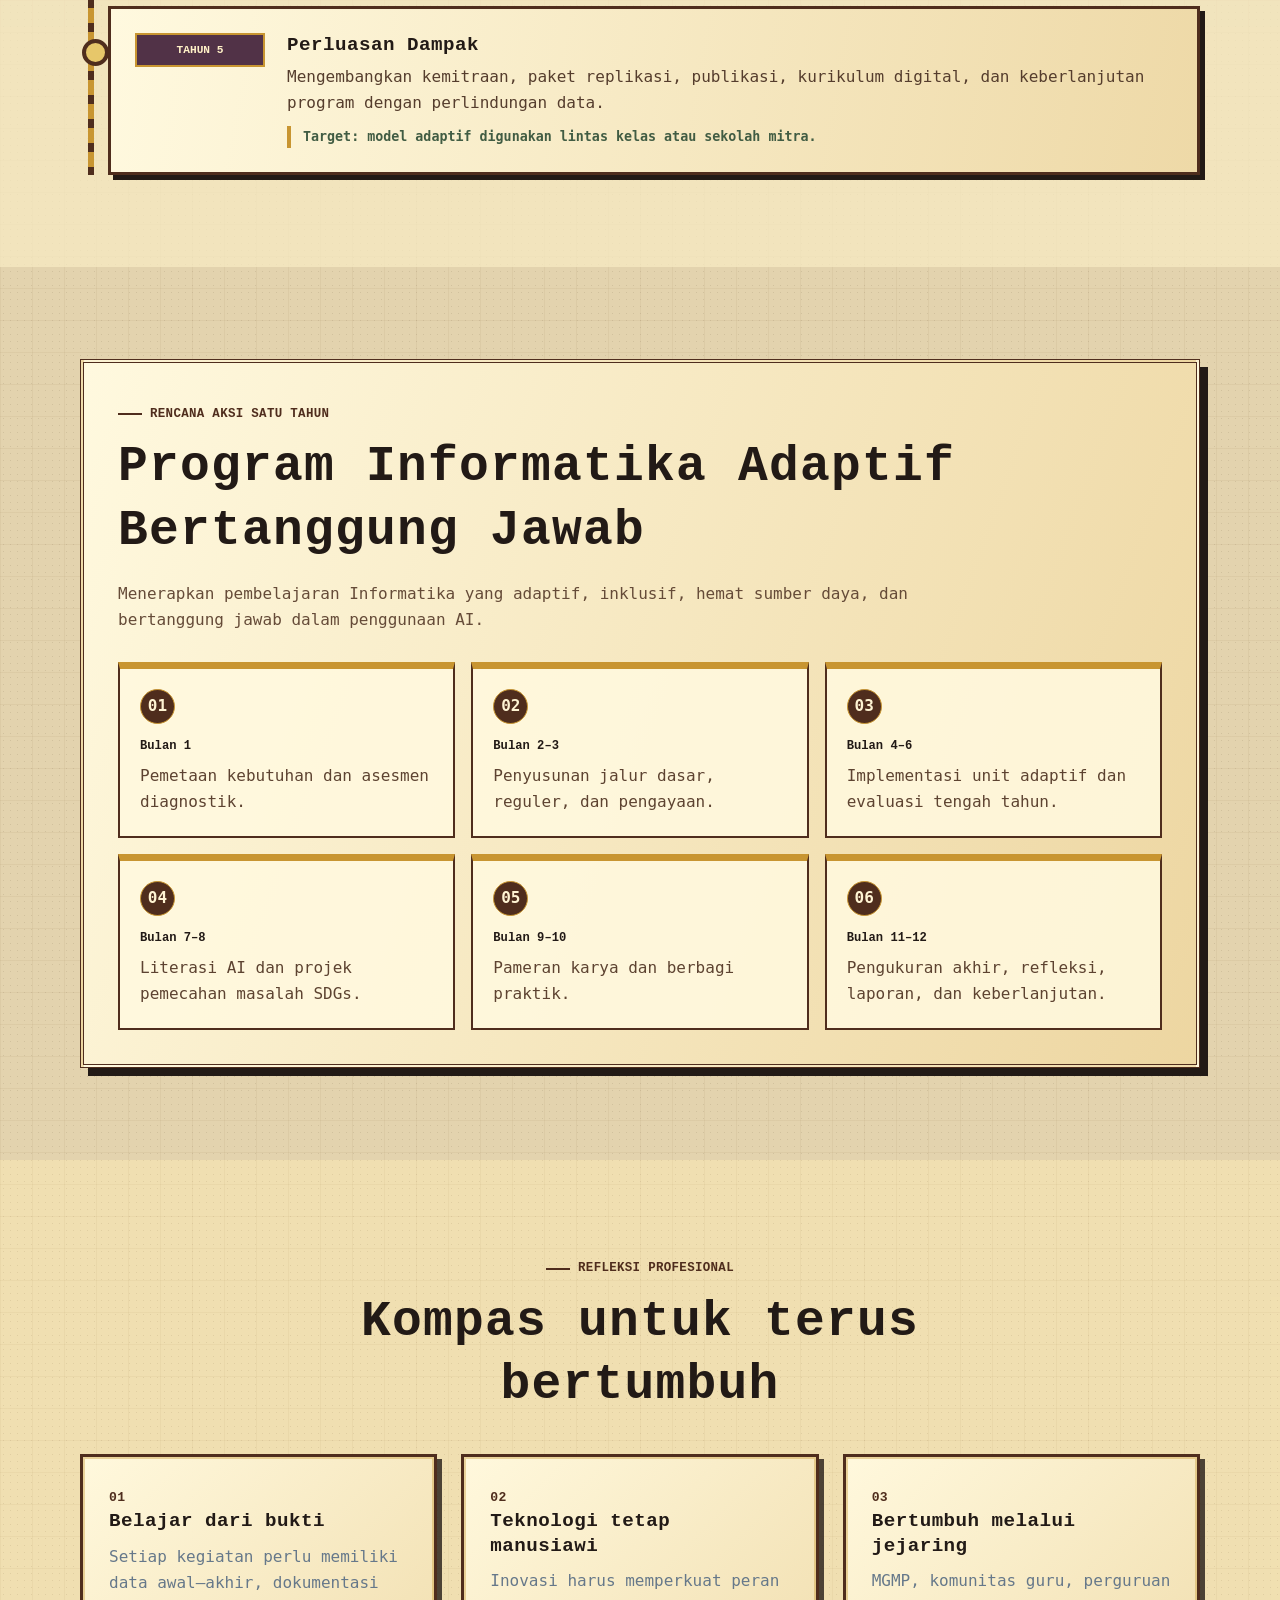
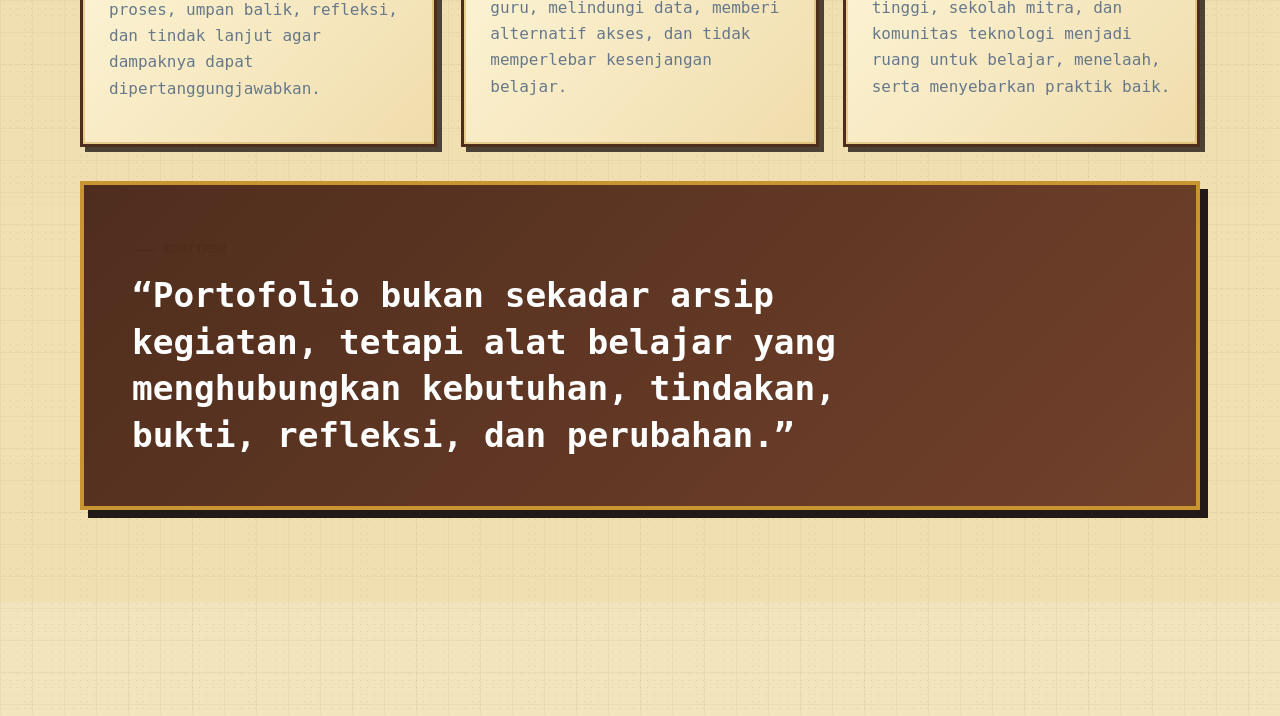
<file: cpd.html>
<!doctype html>
<html lang="id">
<head>
  <meta charset="utf-8">
  <meta name="viewport" content="width=device-width, initial-scale=1">
  <meta name="description" content="Portofolio profesional dan peta karier guru berdampak SDGs untuk tugas 4.F Pengembangan Profesional Berkelanjutan.">
  <title>CPD &amp; SDGs | E-Portofolio PPG</title>
  <link rel="stylesheet" href="assets/css/style.css">
  <script src="assets/js/app.js" defer></script>
  <script src="assets/js/cpd.js" defer></script>
</head>
<body class="retro-page rpg-page">
  <a class="skip-link" href="#main">Lewati ke konten</a>
  <div class="page-transition entering" aria-hidden="true"><div class="transition-mark">✦</div></div>

  <header class="site-header">
    <nav class="container nav-wrap" aria-label="Navigasi utama">
      <a class="brand" href="index.html"><span class="brand-mark">EP</span><span>E-Portofolio</span></a>
      <button class="menu-toggle" type="button" aria-label="Buka menu" aria-expanded="false"><span></span><span></span><span></span></button>
      <ul class="nav-links">

      </ul>
    </nav>
  </header>

  <main id="main">
    <section class="page-hero rpg-hero cpd-hero">
      <div class="container" data-reveal>
        <div class="breadcrumbs"><a href="index.html">Beranda</a><span>/</span><span>CPD 4.F</span></div>
        <span class="quest-label">✦ CPD · SDGs</span>
        <h1>Guru Berdampak<br>untuk Masa Depan</h1>
        <p class="lead">Portofolio profesional yang menghubungkan pembelajaran Informatika, inovasi teknologi, pengabdian, dan pengembangan karier dengan tujuan pembangunan berkelanjutan.</p>
        <div class="quest-meta"><span>3 aksi nyata</span><span>•</span><span>5 tahun pengembangan</span><span>•</span><span>SDG 4 · 9 · 10 · 12 · 17</span></div>
      </div>
    </section>

    <section class="section cpd-profile">
      <div class="container cpd-profile-grid">
        <div class="round-feature-photo" data-reveal><img src="assets/images/pp.jpg" alt="Foto Khairul Hanif pada halaman CPD" loading="lazy"></div>
        <div data-reveal style="--delay:80ms">
          <span class="eyebrow">PROFIL MAHASISWA</span>
          <h2>Teknologi yang aman, inklusif, dan manusiawi</h2>
          <p class="lead">Saya Khairul Hanif, mahasiswa Pendidikan Profesi Guru (PPG) bidang Informatika. Saya memiliki minat dalam pengembangan pembelajaran yang kreatif, bermakna, dan memanfaatkan teknologi untuk mendukung perkembangan murid. Saya terus membangun diri sebagai pendidik yang humanis, adaptif, reflektif, dan kolaboratif. Dalam mengajar, saya berpegang pada tiga prinsip: menuntun, bukan menuntut; kesalahan adalah bagian dari belajar; serta kolaborasi yang bertanggung jawab.</p>
          <p>Visi saya menjadi guru Informatika profesional yang memadukan keahlian teknologi dan kepedulian terhadap manusia untuk menuntun murid menjadi pembelajar sepanjang hayat yang kritis, kreatif, mandiri, serta bertanggung jawab dalam membangun masa depan.</p>
          <div class="sdg-badges" aria-label="SDGs yang relevan">
            <span>SDG 4 · Pendidikan</span><span>SDG 9 · Inovasi</span><span>SDG 10 · Kesetaraan</span><span>SDG 12 · Tanggung Jawab</span><span>SDG 17 · Kemitraan</span>
          </div>
        </div>
      </div>
    </section>

    <section class="section cpd-actions">
      <div class="container">
        <div class="section-heading center" data-reveal>
          <span class="eyebrow">PORTOFOLIO AKSI SDGs</span>
          <h2>Tiga jejak kontribusi</h2>
          <p class="lead">Pilih salah saatu bukti untuk membaca konteks, peran, kontribusi SDGs, refleksi, tindak lanjut, dan bukti pendukung.</p>
        </div>
        <div class="cpd-action-selector" id="cpdActionSelector" role="tablist" aria-label="Pilihan aksi CPD">
          <button class="cpd-action-card active" type="button" role="tab" data-action="garut" aria-selected="true"><span>01</span><strong>Literasi AI</strong><small>Pengabdian masyarakat di Garut</small></button>
          <button class="cpd-action-card" type="button" role="tab" data-action="simaedu" aria-selected="false"><span>02</span><strong>SIMAEDU</strong><small>Pembelajaran adaptif di SMPN 1 Cimahi</small></button>
          <button class="cpd-action-card" type="button" role="tab" data-action="kolaboratif" aria-selected="false"><span>03</span><strong>Berpikir Komputasional</strong><small>Pembelajaran kolaboratif biner–desimal</small></button>
        </div>
        <div class="cpd-action-detail" id="cpdActionDetail" aria-live="polite"></div>
      </div>
    </section>

    <section class="section career-roadmap">
      <div class="container">
        <div class="section-heading" data-reveal>
          <span class="eyebrow">PETA KARIER PROFESIONAL</span>
          <h2>Lima tahun memperluas dampak</h2>
          <p class="lead">Perjalanan bergerak dari penguatan kompetensi pribadi menuju inovasi yang terdokumentasi, dibagikan, dan dapat direplikasi.</p>
        </div>
        <div class="career-path">
          <article class="career-stage" data-reveal><span class="career-year">TAHUN 1</span><div><h3>Fondasi</h3><p>Memperkuat asesmen diagnostik, diferensiasi, literasi AI, etika digital, portofolio, dan keterlibatan dalam komunitas guru.</p><small>Target: satu unit pembelajaran adaptif dan kebutuhan belajar seluruh murid terpetakan.</small></div></article>
          <article class="career-stage" data-reveal><span class="career-year">TAHUN 2</span><div><h3>Implementasi</h3><p>Mengembangkan analitik pembelajaran, desain universal, penelitian tindakan kelas, remedial, dan pengayaan digital.</p><small>Target: satu evaluasi program berbasis data awal–akhir.</small></div></article>
          <article class="career-stage" data-reveal><span class="career-year">TAHUN 3</span><div><h3>Diseminasi</h3><p>Berbagi praktik, menulis laporan profesional, membangun sekolah mitra, dan mengembangkan modul literasi AI yang etis.</p><small>Target: dua sesi berbagi dan satu artikel atau laporan praktik baik.</small></div></article>
          <article class="career-stage" data-reveal><span class="career-year">TAHUN 4</span><div><h3>Kepemimpinan</h3><p>Menguatkan coaching, mentoring, manajemen projek, tim pembelajaran adaptif, dan integrasi ESD dalam program sekolah.</p><small>Target: komunitas belajar rutin dengan evaluasi setiap semester.</small></div></article>
          <article class="career-stage" data-reveal><span class="career-year">TAHUN 5</span><div><h3>Perluasan Dampak</h3><p>Mengembangkan kemitraan, paket replikasi, publikasi, kurikulum digital, dan keberlanjutan program dengan perlindungan data.</p><small>Target: model adaptif digunakan lintas kelas atau sekolah mitra.</small></div></article>
        </div>
      </div>
    </section>

    <section class="section annual-program">
      <div class="container">
        <div class="annual-program-panel" data-reveal>
          <header><span class="eyebrow">RENCANA AKSI SATU TAHUN</span><h2>Program Informatika Adaptif Bertanggung Jawab</h2><p>Menerapkan pembelajaran Informatika yang adaptif, inklusif, hemat sumber daya, dan bertanggung jawab dalam penggunaan AI.</p></header>
          <div class="annual-timeline">
            <div><span>01</span><strong>Bulan 1</strong><p>Pemetaan kebutuhan dan asesmen diagnostik.</p></div>
            <div><span>02</span><strong>Bulan 2–3</strong><p>Penyusunan jalur dasar, reguler, dan pengayaan.</p></div>
            <div><span>03</span><strong>Bulan 4–6</strong><p>Implementasi unit adaptif dan evaluasi tengah tahun.</p></div>
            <div><span>04</span><strong>Bulan 7–8</strong><p>Literasi AI dan projek pemecahan masalah SDGs.</p></div>
            <div><span>05</span><strong>Bulan 9–10</strong><p>Pameran karya dan berbagi praktik.</p></div>
            <div><span>06</span><strong>Bulan 11–12</strong><p>Pengukuran akhir, refleksi, laporan, dan keberlanjutan.</p></div>
          </div>
        </div>
      </div>
    </section>

    <section class="section cpd-reflection">
      <div class="container">
        <div class="section-heading center" data-reveal><span class="eyebrow">REFLEKSI PROFESIONAL</span><h2>Kompas untuk terus bertumbuh</h2></div>
        <div class="grid-3">
          <article class="card" data-reveal><span class="feature-number">01</span><h3>Belajar dari bukti</h3><p class="muted">Setiap kegiatan perlu memiliki data awal–akhir, dokumentasi proses, umpan balik, refleksi, dan tindak lanjut agar dampaknya dapat dipertanggungjawabkan.</p></article>
          <article class="card" data-reveal style="--delay:70ms"><span class="feature-number">02</span><h3>Teknologi tetap manusiawi</h3><p class="muted">Inovasi harus memperkuat peran guru, melindungi data, memberi alternatif akses, dan tidak memperlebar kesenjangan belajar.</p></article>
          <article class="card" data-reveal style="--delay:140ms"><span class="feature-number">03</span><h3>Bertumbuh melalui jejaring</h3><p class="muted">MGMP, komunitas guru, perguruan tinggi, sekolah mitra, dan komunitas teknologi menjadi ruang untuk belajar, menelaah, serta menyebarkan praktik baik.</p></article>
        </div>
        <div class="quote-panel cpd-commitment" data-reveal>
          <span class="eyebrow">KOMITMEN</span>
          <blockquote>“Portofolio bukan sekadar arsip kegiatan, tetapi alat belajar yang menghubungkan kebutuhan, tindakan, bukti, refleksi, dan perubahan.”</blockquote>
        </div>
      </div>
    </section>

    <section class="section-sm">
    </section>
  </main>
</body>
</html>
</file>
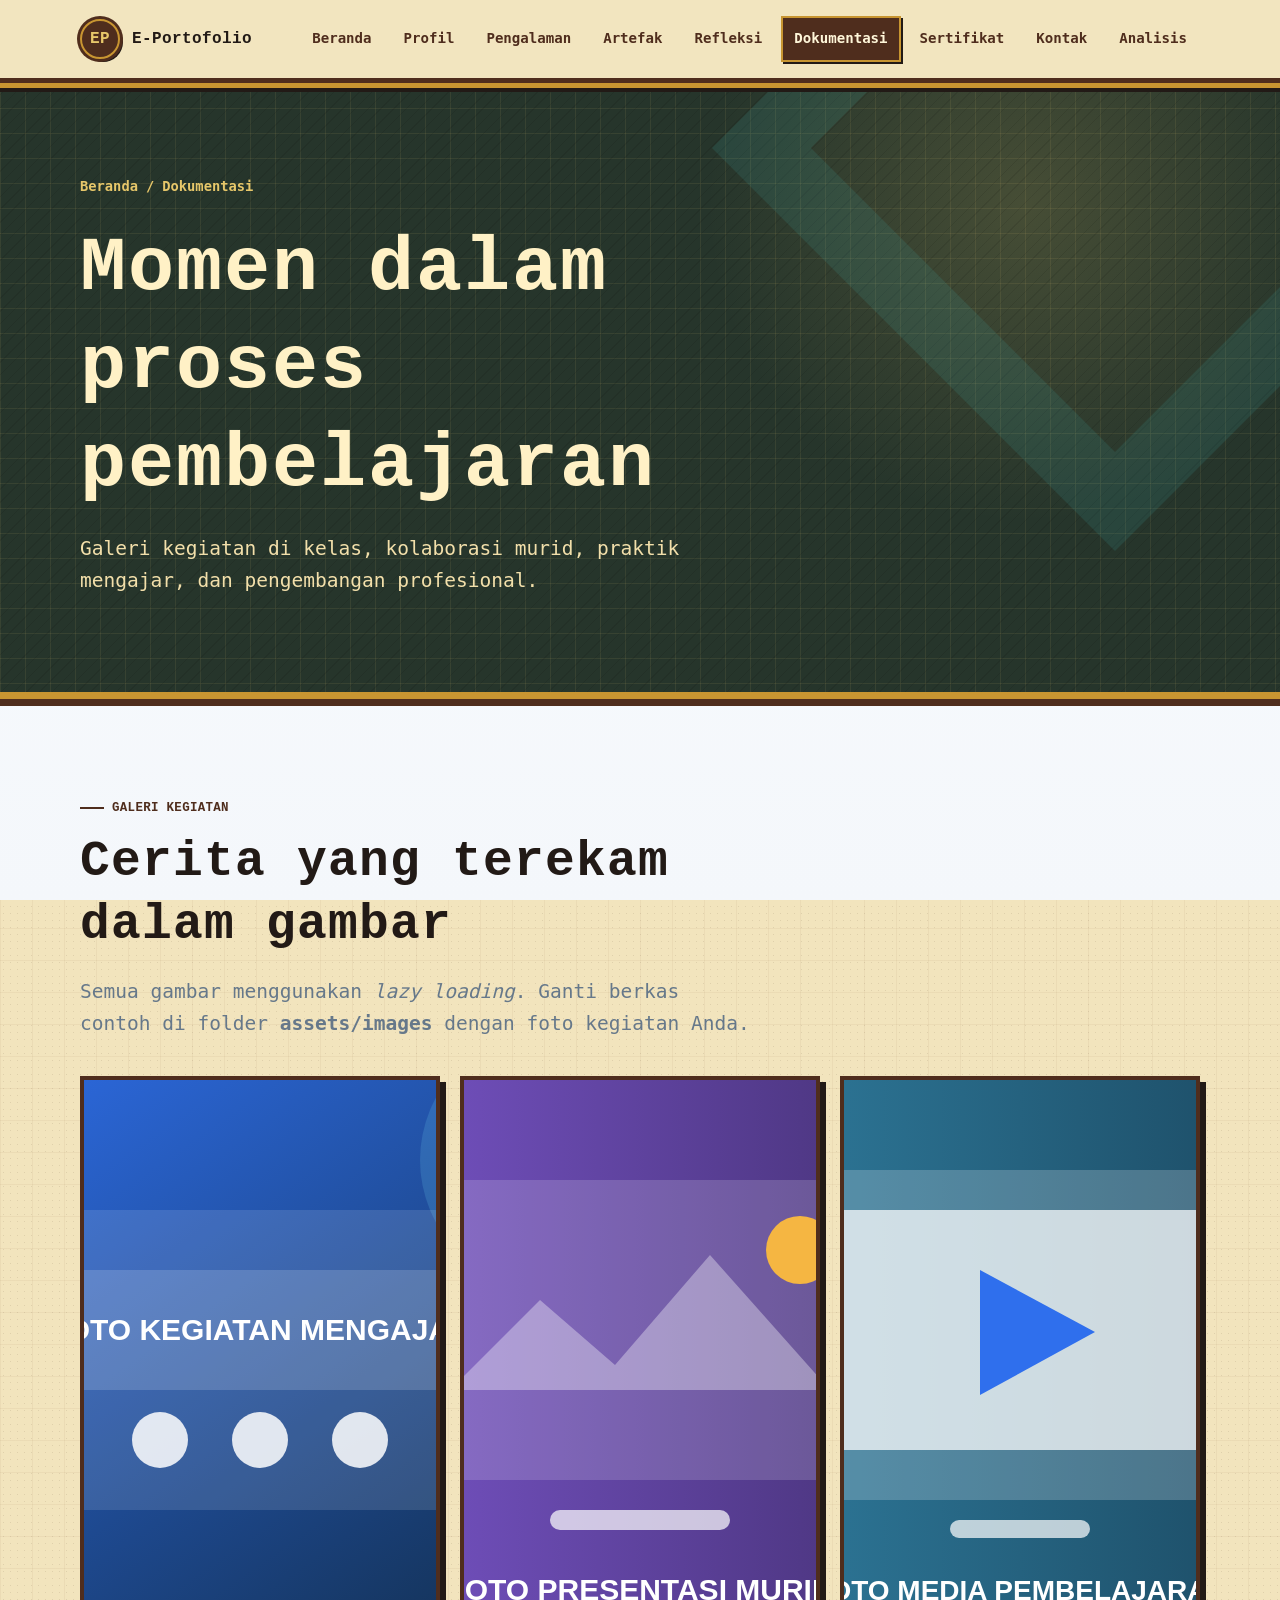
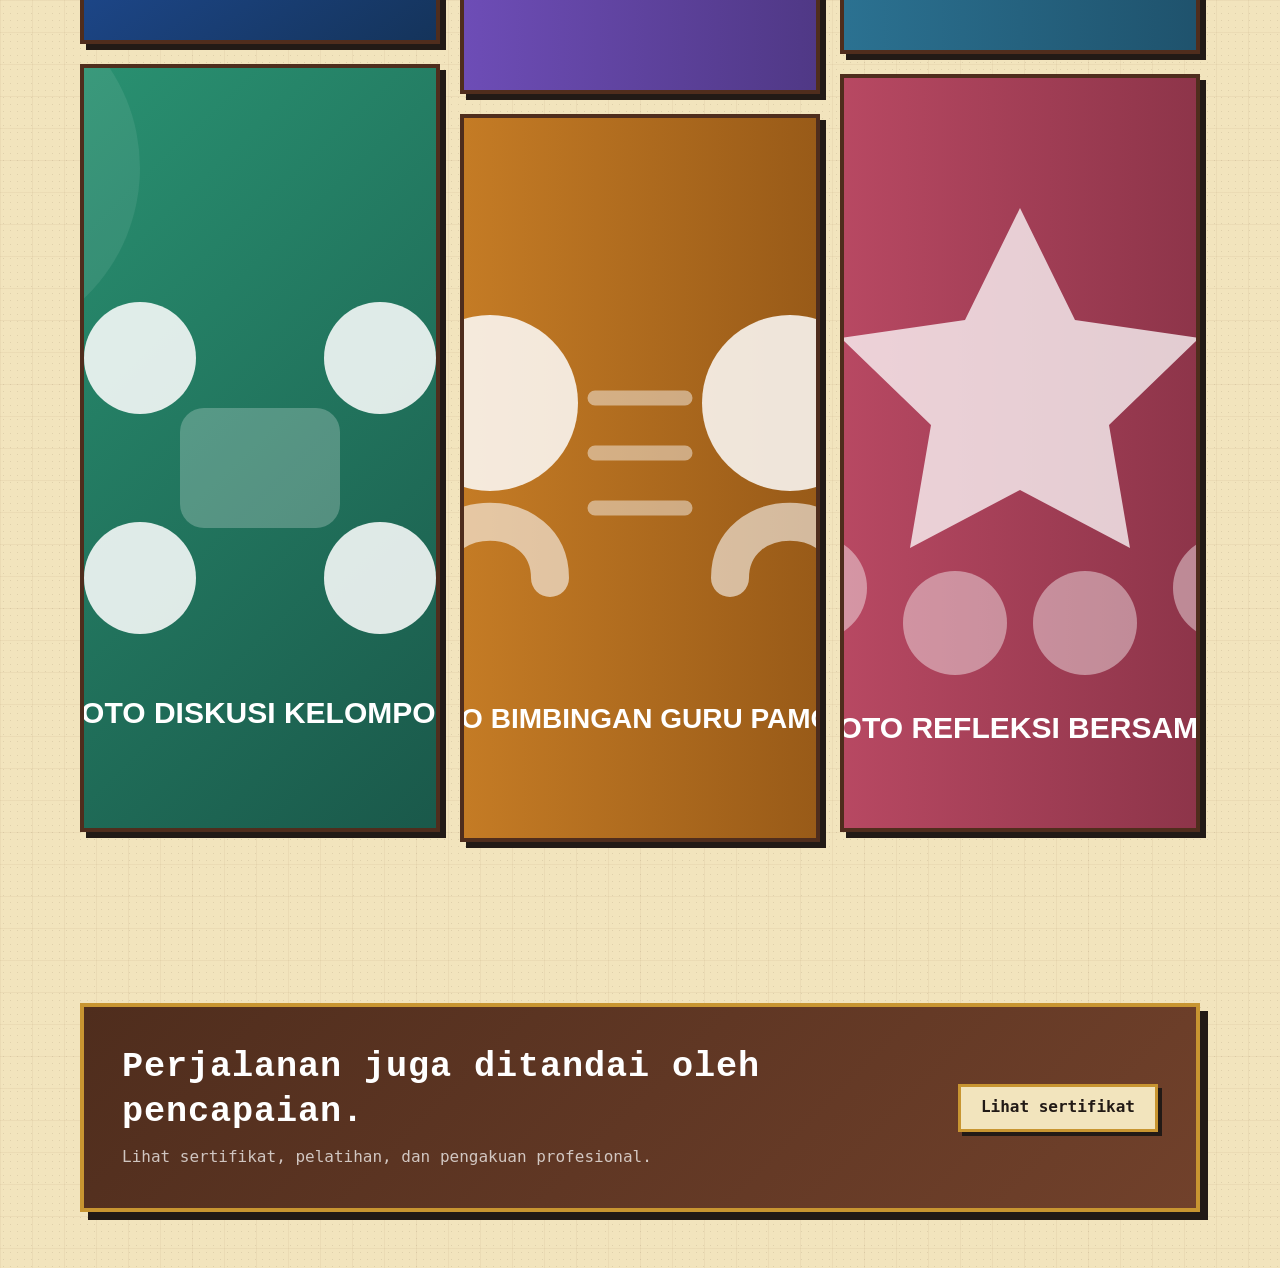
<file: dokumentasi.html>
<!doctype html>
<html lang="id">
<head><meta charset="utf-8"><meta name="viewport" content="width=device-width, initial-scale=1"><meta name="description" content="Dokumentasi kegiatan pembelajaran dan PPL."><title>Dokumentasi | E-Portofolio PPG</title><link rel="stylesheet" href="assets/css/style.css"><script src="assets/js/app.js" defer></script></head>
<body class="retro-page">
  <a class="skip-link" href="#main">Lewati ke konten</a><div class="page-transition entering" aria-hidden="true"><div class="transition-mark">EP</div></div>
  <header class="site-header"><nav class="container nav-wrap" aria-label="Navigasi utama"><a class="brand" href="index.html"><span class="brand-mark">EP</span><span>E-Portofolio</span></a><button class="menu-toggle" type="button" aria-label="Buka menu" aria-expanded="false"><span></span><span></span><span></span></button><ul class="nav-links"><li><a href="index.html">Beranda</a></li><li><a href="profil.html">Profil</a></li><li><a href="pengalaman.html">Pengalaman</a></li><li><a href="artefak.html">Artefak</a></li><li><a href="refleksi.html">Refleksi</a></li><li><a class="active" href="dokumentasi.html">Dokumentasi</a></li><li><a href="sertifikat.html">Sertifikat</a></li><li><a href="kontak.html">Kontak</a></li></ul></nav></header>
  <main id="main">
    <section class="page-hero"><div class="container" data-reveal><div class="breadcrumbs"><a href="index.html">Beranda</a><span>/</span><span>Dokumentasi</span></div><h1>Momen dalam proses pembelajaran</h1><p class="lead">Galeri kegiatan di kelas, kolaborasi murid, praktik mengajar, dan pengembangan profesional.</p></div></section>
    <section class="section"><div class="container"><div class="section-heading" data-reveal><span class="eyebrow">Galeri kegiatan</span><h2>Cerita yang terekam dalam gambar</h2><p class="lead">Semua gambar menggunakan <em>lazy loading</em>. Ganti berkas contoh di folder <strong>assets/images</strong> dengan foto kegiatan Anda.</p></div>
      <div class="gallery">
        <figure class="gallery-item" data-reveal><img src="assets/images/dokumentasi-1.svg" loading="lazy" width="800" height="560" alt="Tempat untuk foto kegiatan mengajar"><figcaption class="gallery-caption"><strong>Kegiatan Pembelajaran</strong><br><small>Tambahkan keterangan foto.</small></figcaption></figure>
        <figure class="gallery-item" data-reveal><img src="assets/images/dokumentasi-2.svg" loading="lazy" width="800" height="760" alt="Tempat untuk foto diskusi kelompok"><figcaption class="gallery-caption"><strong>Diskusi Kelompok</strong><br><small>Tambahkan keterangan foto.</small></figcaption></figure>
        <figure class="gallery-item" data-reveal><img src="assets/images/dokumentasi-3.svg" loading="lazy" width="800" height="610" alt="Tempat untuk foto presentasi murid"><figcaption class="gallery-caption"><strong>Presentasi Murid</strong><br><small>Tambahkan keterangan foto.</small></figcaption></figure>
        <figure class="gallery-item" data-reveal><img src="assets/images/dokumentasi-4.svg" loading="lazy" width="800" height="720" alt="Tempat untuk foto bimbingan guru pamong"><figcaption class="gallery-caption"><strong>Bimbingan Guru Pamong</strong><br><small>Tambahkan keterangan foto.</small></figcaption></figure>
        <figure class="gallery-item" data-reveal><img src="assets/images/dokumentasi-5.svg" loading="lazy" width="800" height="570" alt="Tempat untuk foto penggunaan media pembelajaran"><figcaption class="gallery-caption"><strong>Media Pembelajaran</strong><br><small>Tambahkan keterangan foto.</small></figcaption></figure>
        <figure class="gallery-item" data-reveal><img src="assets/images/dokumentasi-6.svg" loading="lazy" width="800" height="750" alt="Tempat untuk foto refleksi kelas"><figcaption class="gallery-caption"><strong>Refleksi Bersama</strong><br><small>Tambahkan keterangan foto.</small></figcaption></figure>
      </div>
    </div></section>
    <section class="section-sm"><div class="container"><div class="cta" data-reveal><div><h2>Perjalanan juga ditandai oleh pencapaian.</h2><p>Lihat sertifikat, pelatihan, dan pengakuan profesional.</p></div><a class="btn btn-secondary" href="sertifikat.html">Lihat sertifikat</a></div></div></section>
  </main>
  <div class="lightbox" role="dialog" aria-modal="true" aria-label="Pratinjau gambar"><button class="lightbox-close" aria-label="Tutup pratinjau">×</button><img src="assets/images/dokumentasi-1.svg" alt=""></div>
</body></html>
</file>
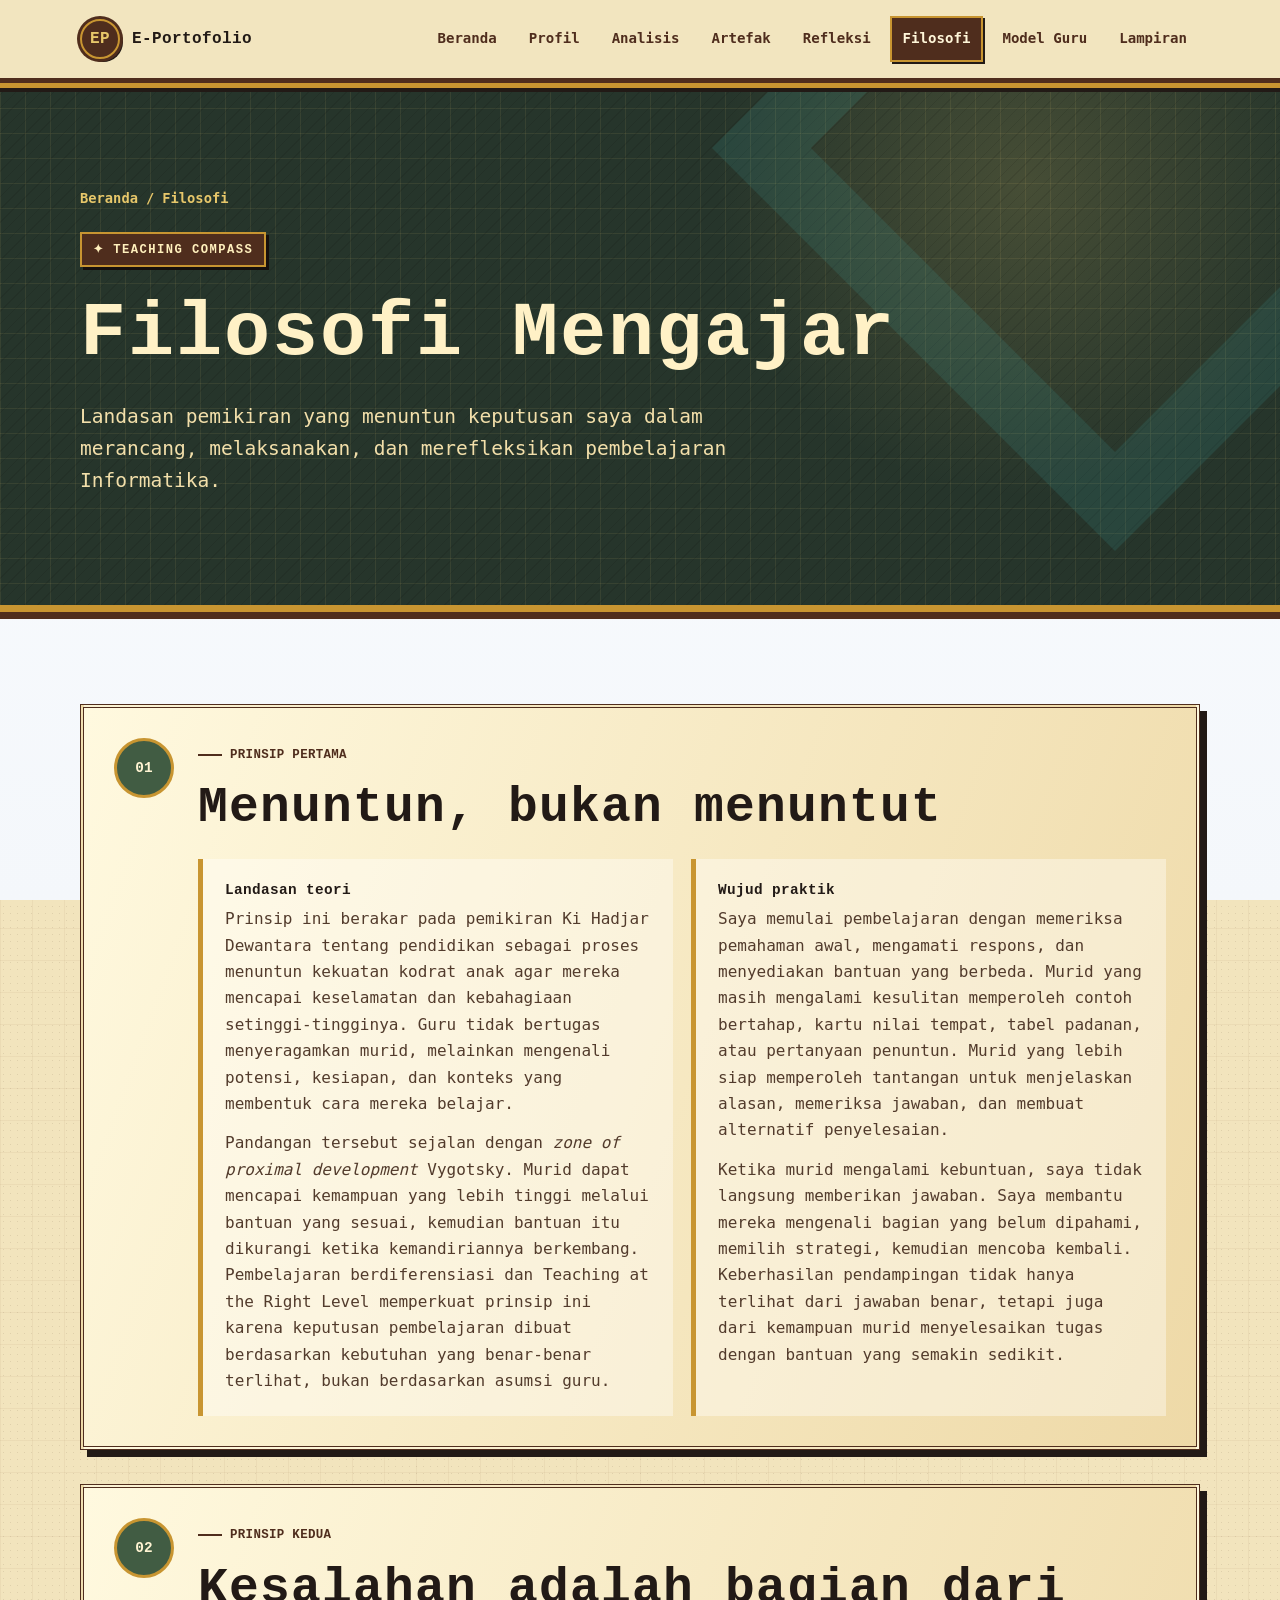
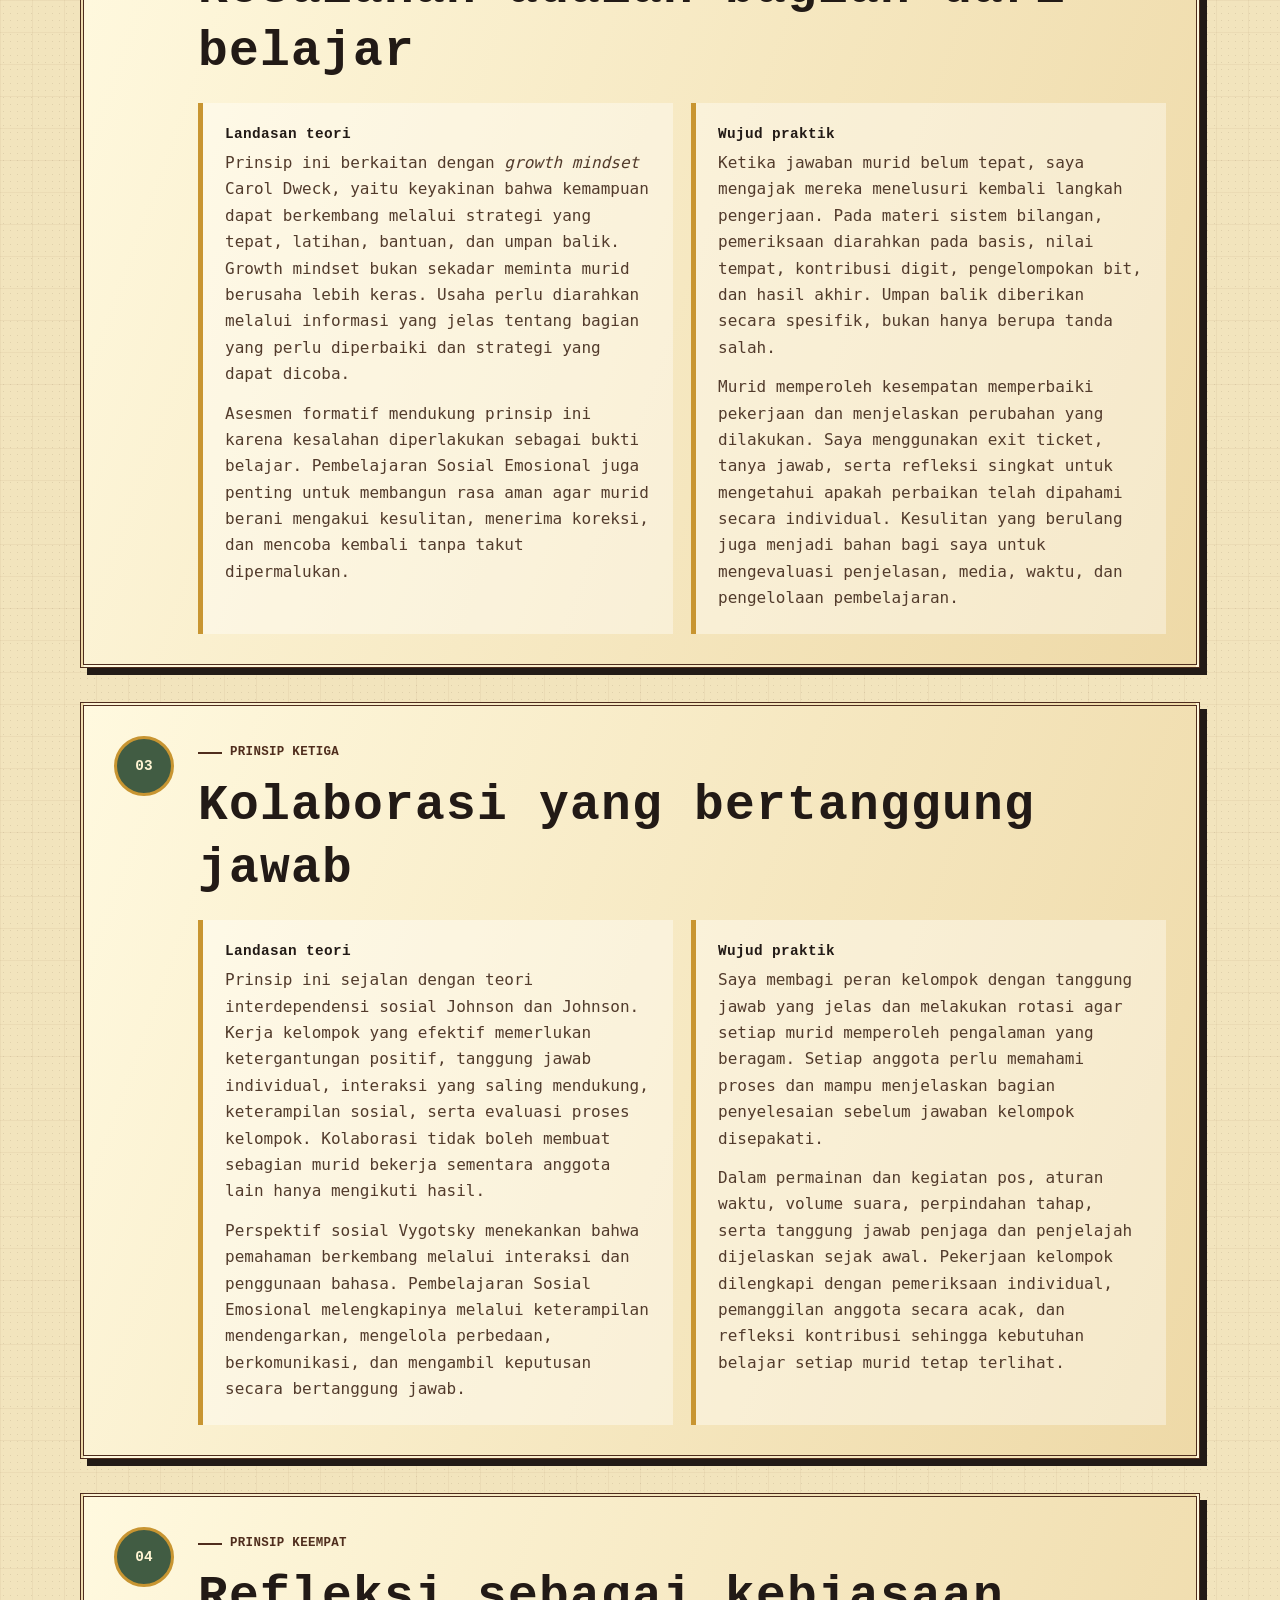
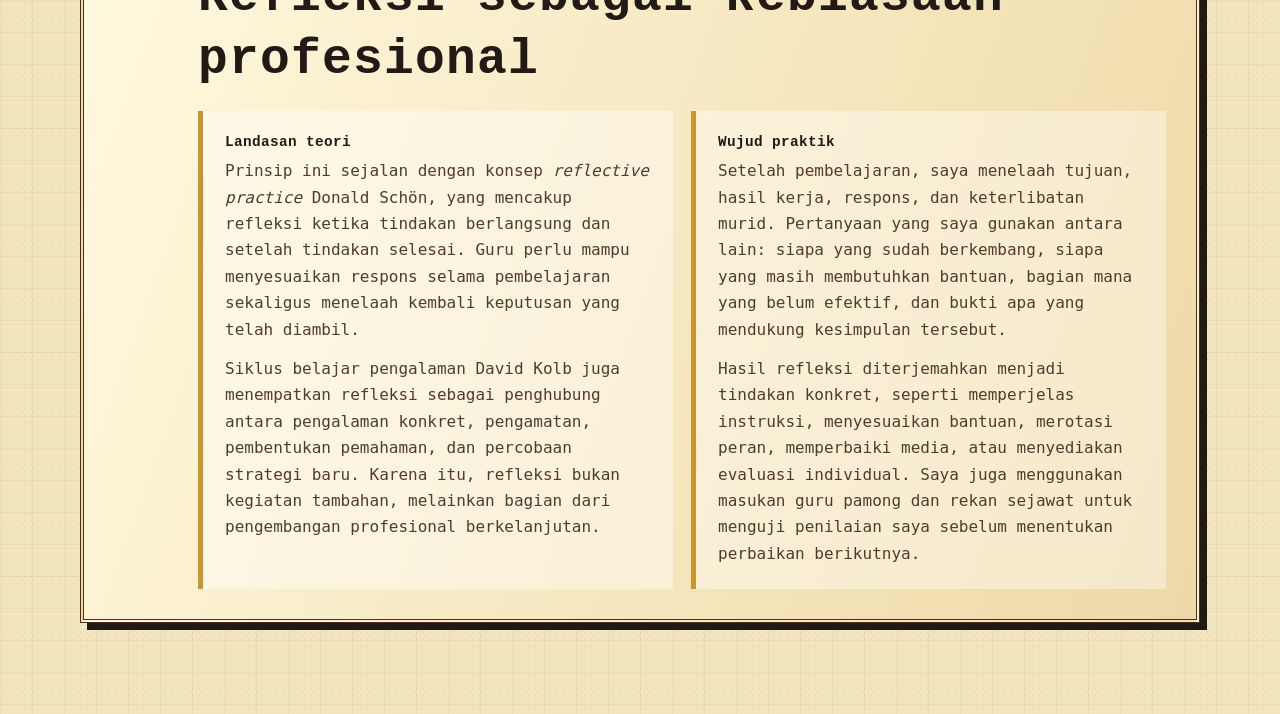
<file: filosofi.html>
<!doctype html>
<html lang="id">
<head>
  <meta charset="utf-8">
  <meta name="viewport" content="width=device-width, initial-scale=1">
  <meta name="description" content="Filosofi mengajar dan penerapannya selama PPG.">
  <title>Filosofi Mengajar | E-Portofolio PPG</title>
  <link rel="stylesheet" href="assets/css/style.css">
  <script src="assets/js/app.js" defer></script>
</head>
<body class="retro-page rpg-page">
  <a class="skip-link" href="#main">Lewati ke konten</a>
  <div class="page-transition entering" aria-hidden="true"><div class="transition-mark">✦</div></div>
  <header class="site-header"><nav class="container nav-wrap" aria-label="Navigasi utama"><a class="brand" href="index.html"><span class="brand-mark">EP</span><span>E-Portofolio</span></a><button class="menu-toggle" type="button" aria-label="Buka menu" aria-expanded="false"><span></span><span></span><span></span></button><ul class="nav-links"><li><a href="index.html">Beranda</a></li><li><a href="profil.html">Profil</a></li><li><a href="analisis.html">Analisis</a></li><li><a href="artefak.html">Artefak</a></li><li><a href="refleksi.html">Refleksi</a></li><li><a class="active" href="filosofi.html">Filosofi</a></li><li><a href="model-guru.html">Model Guru</a></li><li><a href="lampiran.html">Lampiran</a></li></ul></nav></header>

  <main id="main">
    <section class="page-hero rpg-hero">
      <div class="container" data-reveal>
        <div class="breadcrumbs"><a href="index.html">Beranda</a><span>/</span><span>Filosofi</span></div>
        <span class="quest-label">✦ TEACHING COMPASS</span>
        <h1>Filosofi Mengajar</h1>
        <p class="lead">Landasan pemikiran yang menuntun keputusan saya dalam merancang, melaksanakan, dan merefleksikan pembelajaran Informatika.</p>
      </div>
    </section>

    <section class="section">
      <div class="container principle-stack">
        <article class="philosophy-panel philosophy-panel-wide" data-reveal>
          <div class="principle-number">01</div>
          <div>
            <span class="eyebrow">PRINSIP PERTAMA</span>
            <h2>Menuntun, bukan menuntut</h2>
            <div class="theory-practice">
              <section>
                <h3>Landasan teori</h3>
                <p>Prinsip ini berakar pada pemikiran Ki Hadjar Dewantara tentang pendidikan sebagai proses menuntun kekuatan kodrat anak agar mereka mencapai keselamatan dan kebahagiaan setinggi-tingginya. Guru tidak bertugas menyeragamkan murid, melainkan mengenali potensi, kesiapan, dan konteks yang membentuk cara mereka belajar.</p>
                <p>Pandangan tersebut sejalan dengan <em>zone of proximal development</em> Vygotsky. Murid dapat mencapai kemampuan yang lebih tinggi melalui bantuan yang sesuai, kemudian bantuan itu dikurangi ketika kemandiriannya berkembang. Pembelajaran berdiferensiasi dan Teaching at the Right Level memperkuat prinsip ini karena keputusan pembelajaran dibuat berdasarkan kebutuhan yang benar-benar terlihat, bukan berdasarkan asumsi guru.</p>
              </section>
              <section>
                <h3>Wujud praktik</h3>
                <p>Saya memulai pembelajaran dengan memeriksa pemahaman awal, mengamati respons, dan menyediakan bantuan yang berbeda. Murid yang masih mengalami kesulitan memperoleh contoh bertahap, kartu nilai tempat, tabel padanan, atau pertanyaan penuntun. Murid yang lebih siap memperoleh tantangan untuk menjelaskan alasan, memeriksa jawaban, dan membuat alternatif penyelesaian.</p>
                <p>Ketika murid mengalami kebuntuan, saya tidak langsung memberikan jawaban. Saya membantu mereka mengenali bagian yang belum dipahami, memilih strategi, kemudian mencoba kembali. Keberhasilan pendampingan tidak hanya terlihat dari jawaban benar, tetapi juga dari kemampuan murid menyelesaikan tugas dengan bantuan yang semakin sedikit.</p>
              </section>
            </div>
          </div>
        </article>

        <article class="philosophy-panel philosophy-panel-wide" data-reveal>
          <div class="principle-number">02</div>
          <div>
            <span class="eyebrow">PRINSIP KEDUA</span>
            <h2>Kesalahan adalah bagian dari belajar</h2>
            <div class="theory-practice">
              <section>
                <h3>Landasan teori</h3>
                <p>Prinsip ini berkaitan dengan <em>growth mindset</em> Carol Dweck, yaitu keyakinan bahwa kemampuan dapat berkembang melalui strategi yang tepat, latihan, bantuan, dan umpan balik. Growth mindset bukan sekadar meminta murid berusaha lebih keras. Usaha perlu diarahkan melalui informasi yang jelas tentang bagian yang perlu diperbaiki dan strategi yang dapat dicoba.</p>
                <p>Asesmen formatif mendukung prinsip ini karena kesalahan diperlakukan sebagai bukti belajar. Pembelajaran Sosial Emosional juga penting untuk membangun rasa aman agar murid berani mengakui kesulitan, menerima koreksi, dan mencoba kembali tanpa takut dipermalukan.</p>
              </section>
              <section>
                <h3>Wujud praktik</h3>
                <p>Ketika jawaban murid belum tepat, saya mengajak mereka menelusuri kembali langkah pengerjaan. Pada materi sistem bilangan, pemeriksaan diarahkan pada basis, nilai tempat, kontribusi digit, pengelompokan bit, dan hasil akhir. Umpan balik diberikan secara spesifik, bukan hanya berupa tanda salah.</p>
                <p>Murid memperoleh kesempatan memperbaiki pekerjaan dan menjelaskan perubahan yang dilakukan. Saya menggunakan exit ticket, tanya jawab, serta refleksi singkat untuk mengetahui apakah perbaikan telah dipahami secara individual. Kesulitan yang berulang juga menjadi bahan bagi saya untuk mengevaluasi penjelasan, media, waktu, dan pengelolaan pembelajaran.</p>
              </section>
            </div>
          </div>
        </article>

        <article class="philosophy-panel philosophy-panel-wide" data-reveal>
          <div class="principle-number">03</div>
          <div>
            <span class="eyebrow">PRINSIP KETIGA</span>
            <h2>Kolaborasi yang bertanggung jawab</h2>
            <div class="theory-practice">
              <section>
                <h3>Landasan teori</h3>
                <p>Prinsip ini sejalan dengan teori interdependensi sosial Johnson dan Johnson. Kerja kelompok yang efektif memerlukan ketergantungan positif, tanggung jawab individual, interaksi yang saling mendukung, keterampilan sosial, serta evaluasi proses kelompok. Kolaborasi tidak boleh membuat sebagian murid bekerja sementara anggota lain hanya mengikuti hasil.</p>
                <p>Perspektif sosial Vygotsky menekankan bahwa pemahaman berkembang melalui interaksi dan penggunaan bahasa. Pembelajaran Sosial Emosional melengkapinya melalui keterampilan mendengarkan, mengelola perbedaan, berkomunikasi, dan mengambil keputusan secara bertanggung jawab.</p>
              </section>
              <section>
                <h3>Wujud praktik</h3>
                <p>Saya membagi peran kelompok dengan tanggung jawab yang jelas dan melakukan rotasi agar setiap murid memperoleh pengalaman yang beragam. Setiap anggota perlu memahami proses dan mampu menjelaskan bagian penyelesaian sebelum jawaban kelompok disepakati.</p>
                <p>Dalam permainan dan kegiatan pos, aturan waktu, volume suara, perpindahan tahap, serta tanggung jawab penjaga dan penjelajah dijelaskan sejak awal. Pekerjaan kelompok dilengkapi dengan pemeriksaan individual, pemanggilan anggota secara acak, dan refleksi kontribusi sehingga kebutuhan belajar setiap murid tetap terlihat.</p>
              </section>
            </div>
          </div>
        </article>

        <article class="philosophy-panel philosophy-panel-wide" data-reveal>
          <div class="principle-number">04</div>
          <div>
            <span class="eyebrow">PRINSIP KEEMPAT</span>
            <h2>Refleksi sebagai kebiasaan profesional</h2>
            <div class="theory-practice">
              <section>
                <h3>Landasan teori</h3>
                <p>Prinsip ini sejalan dengan konsep <em>reflective practice</em> Donald Schön, yang mencakup refleksi ketika tindakan berlangsung dan setelah tindakan selesai. Guru perlu mampu menyesuaikan respons selama pembelajaran sekaligus menelaah kembali keputusan yang telah diambil.</p>
                <p>Siklus belajar pengalaman David Kolb juga menempatkan refleksi sebagai penghubung antara pengalaman konkret, pengamatan, pembentukan pemahaman, dan percobaan strategi baru. Karena itu, refleksi bukan kegiatan tambahan, melainkan bagian dari pengembangan profesional berkelanjutan.</p>
              </section>
              <section>
                <h3>Wujud praktik</h3>
                <p>Setelah pembelajaran, saya menelaah tujuan, hasil kerja, respons, dan keterlibatan murid. Pertanyaan yang saya gunakan antara lain: siapa yang sudah berkembang, siapa yang masih membutuhkan bantuan, bagian mana yang belum efektif, dan bukti apa yang mendukung kesimpulan tersebut.</p>
                <p>Hasil refleksi diterjemahkan menjadi tindakan konkret, seperti memperjelas instruksi, menyesuaikan bantuan, merotasi peran, memperbaiki media, atau menyediakan evaluasi individual. Saya juga menggunakan masukan guru pamong dan rekan sejawat untuk menguji penilaian saya sebelum menentukan perbaikan berikutnya.</p>
              </section>
            </div>
          </div>
        </article>
      </div>
    </section>
  </main>

</body>
</html>
</file>
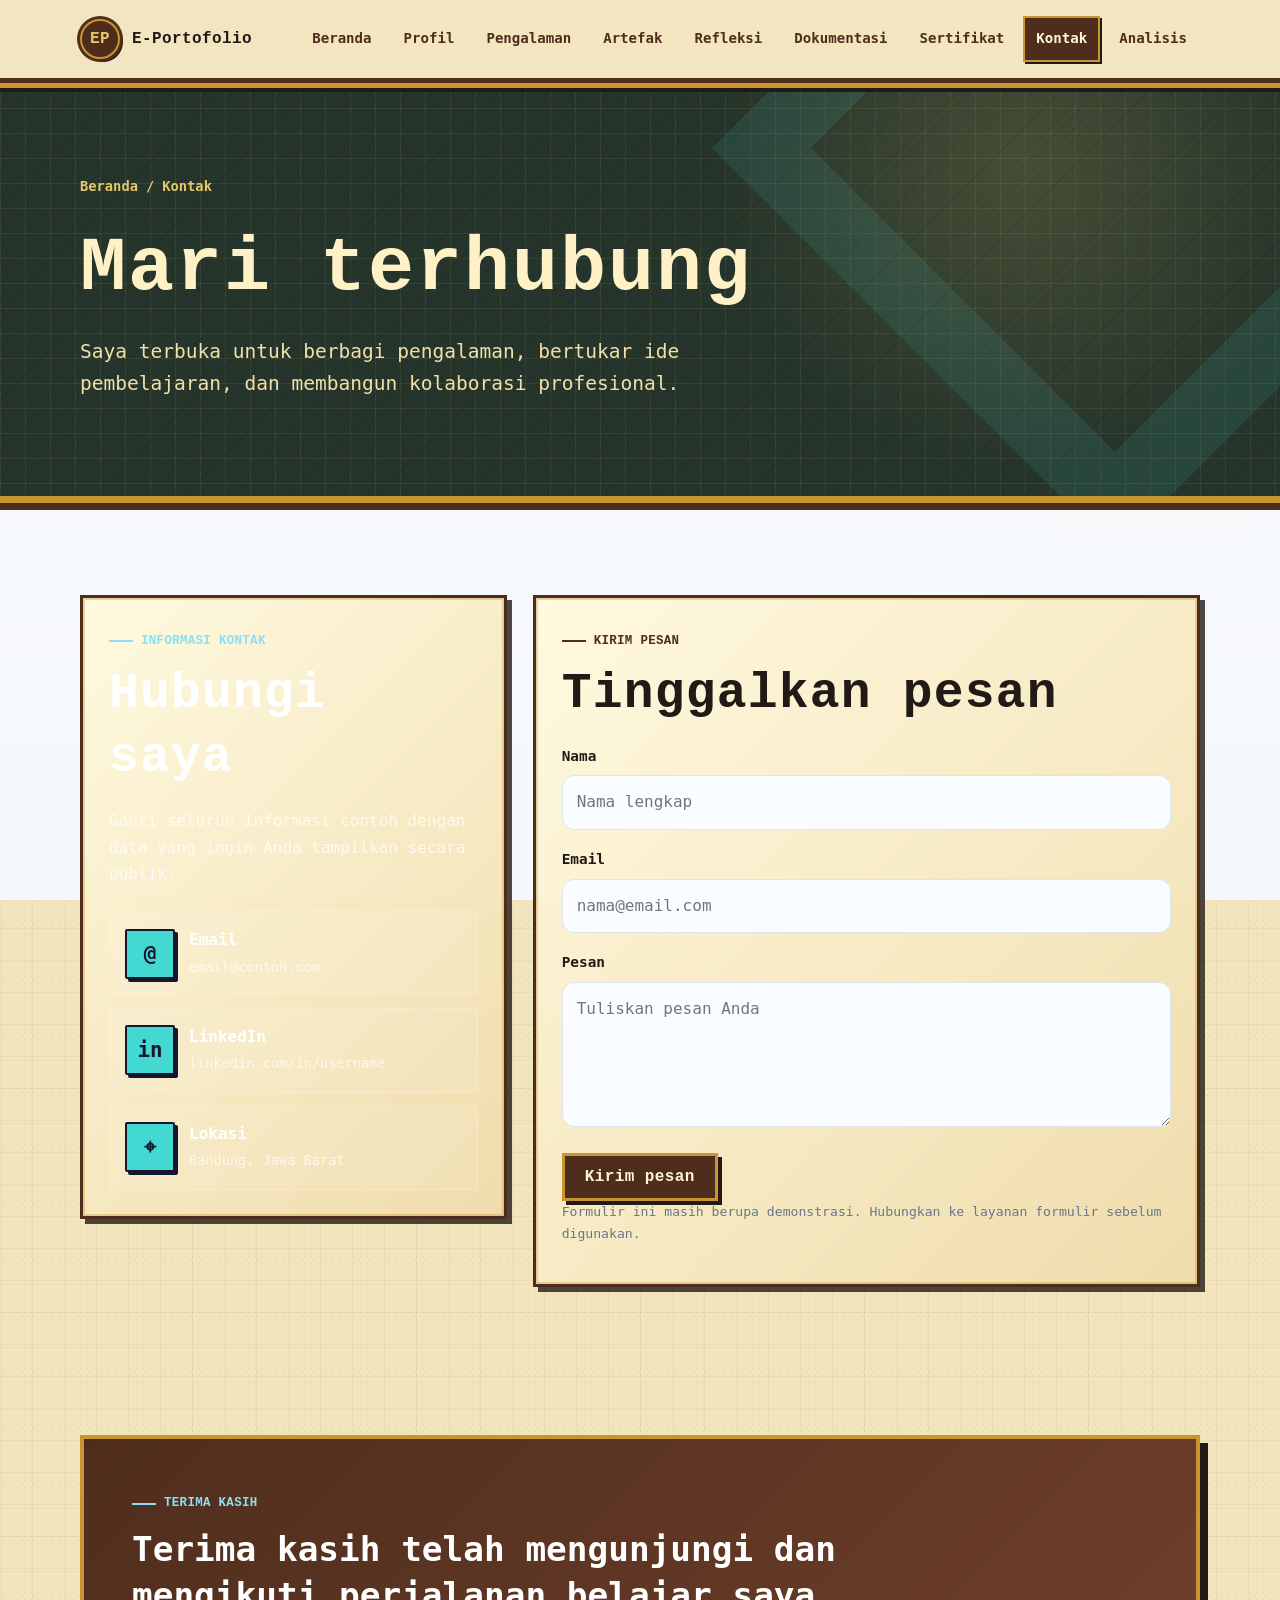
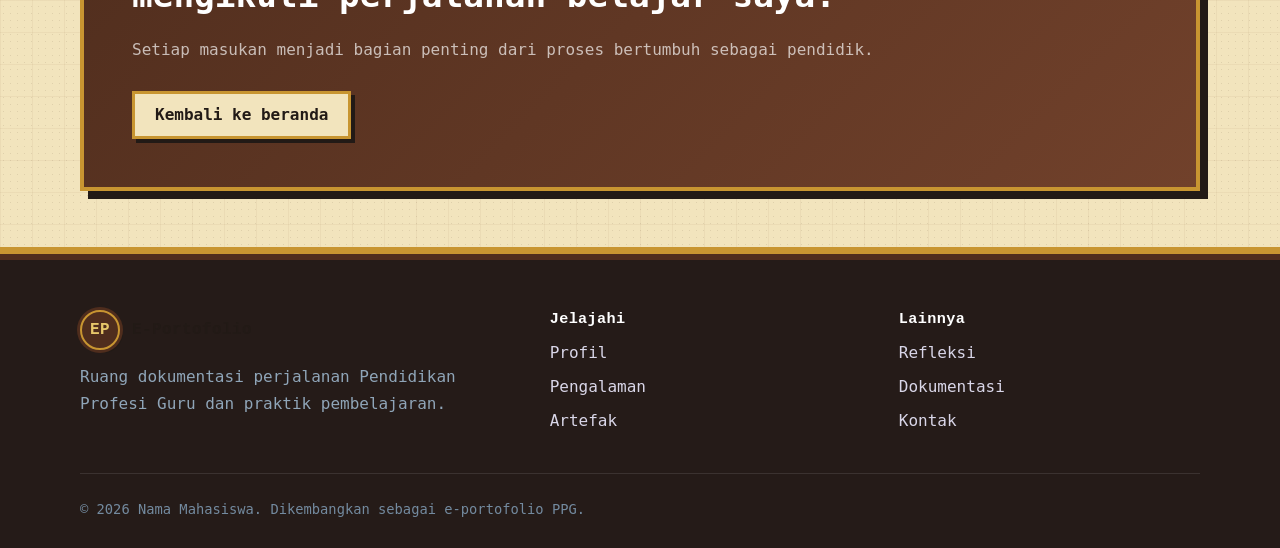
<file: kontak.html>
<!doctype html>
<html lang="id">
<head><meta charset="utf-8"><meta name="viewport" content="width=device-width, initial-scale=1"><meta name="description" content="Kontak pemilik e-portofolio PPG."><title>Kontak | E-Portofolio PPG</title><link rel="stylesheet" href="assets/css/style.css"><script src="assets/js/app.js" defer></script></head>
<body class="retro-page">
  <a class="skip-link" href="#main">Lewati ke konten</a><div class="page-transition entering" aria-hidden="true"><div class="transition-mark">EP</div></div>
  <header class="site-header"><nav class="container nav-wrap" aria-label="Navigasi utama"><a class="brand" href="index.html"><span class="brand-mark">EP</span><span>E-Portofolio</span></a><button class="menu-toggle" type="button" aria-label="Buka menu" aria-expanded="false"><span></span><span></span><span></span></button><ul class="nav-links"><li><a href="index.html">Beranda</a></li><li><a href="profil.html">Profil</a></li><li><a href="pengalaman.html">Pengalaman</a></li><li><a href="artefak.html">Artefak</a></li><li><a href="refleksi.html">Refleksi</a></li><li><a href="dokumentasi.html">Dokumentasi</a></li><li><a href="sertifikat.html">Sertifikat</a></li><li><a class="active" href="kontak.html">Kontak</a></li></ul></nav></header>
  <main id="main">
    <section class="page-hero"><div class="container" data-reveal><div class="breadcrumbs"><a href="index.html">Beranda</a><span>/</span><span>Kontak</span></div><h1>Mari terhubung</h1><p class="lead">Saya terbuka untuk berbagi pengalaman, bertukar ide pembelajaran, dan membangun kolaborasi profesional.</p></div></section>
    <section class="section"><div class="container contact-grid">
      <aside class="card contact-panel" data-reveal><span class="eyebrow" style="color:#8bdff5">Informasi kontak</span><h2>Hubungi saya</h2><p style="color:rgba(255,255,255,.72)">Ganti seluruh informasi contoh dengan data yang ingin Anda tampilkan secara publik.</p><div class="contact-list"><div class="contact-item"><div class="icon-box" style="margin:0">@</div><div><strong>Email</strong><span>email@contoh.com</span></div></div><div class="contact-item"><div class="icon-box" style="margin:0">in</div><div><strong>LinkedIn</strong><span>linkedin.com/in/username</span></div></div><div class="contact-item"><div class="icon-box" style="margin:0">⌖</div><div><strong>Lokasi</strong><span>Bandung, Jawa Barat</span></div></div></div></aside>
      <div class="card" data-reveal style="--delay:100ms"><span class="eyebrow">Kirim pesan</span><h2>Tinggalkan pesan</h2><form id="contact-form"><div class="field"><label for="name">Nama</label><input id="name" name="name" type="text" autocomplete="name" placeholder="Nama lengkap" required></div><div class="field"><label for="email">Email</label><input id="email" name="email" type="email" autocomplete="email" placeholder="nama@email.com" required></div><div class="field"><label for="message">Pesan</label><textarea id="message" name="message" placeholder="Tuliskan pesan Anda" required></textarea></div><button class="btn btn-primary" type="submit">Kirim pesan</button><p class="form-note">Formulir ini masih berupa demonstrasi. Hubungkan ke layanan formulir sebelum digunakan.</p></form></div>
    </div></section>
    <section class="section-sm"><div class="container"><div class="quote-panel" data-reveal><span class="eyebrow" style="color:#8bdff5">Terima kasih</span><blockquote>Terima kasih telah mengunjungi dan mengikuti perjalanan belajar saya.</blockquote><p>Setiap masukan menjadi bagian penting dari proses bertumbuh sebagai pendidik.</p><div class="actions"><a class="btn btn-secondary" href="index.html">Kembali ke beranda</a></div></div></div></section>
  </main>
  <div class="toast" role="status">Pesan simulasi berhasil dikirim.</div>
  <footer class="site-footer"><div class="container"><div class="footer-grid"><div><a class="brand" href="index.html"><span class="brand-mark">EP</span><span>E-Portofolio</span></a><p>Ruang dokumentasi perjalanan Pendidikan Profesi Guru dan praktik pembelajaran.</p></div><div><h3>Jelajahi</h3><div class="footer-links"><a href="profil.html">Profil</a><a href="pengalaman.html">Pengalaman</a><a href="artefak.html">Artefak</a></div></div><div><h3>Lainnya</h3><div class="footer-links"><a href="refleksi.html">Refleksi</a><a href="dokumentasi.html">Dokumentasi</a><a href="kontak.html">Kontak</a></div></div></div><div class="copyright">© <span data-year></span> Nama Mahasiswa. Dikembangkan sebagai e-portofolio PPG.</div></div></footer>
</body></html>
</file>
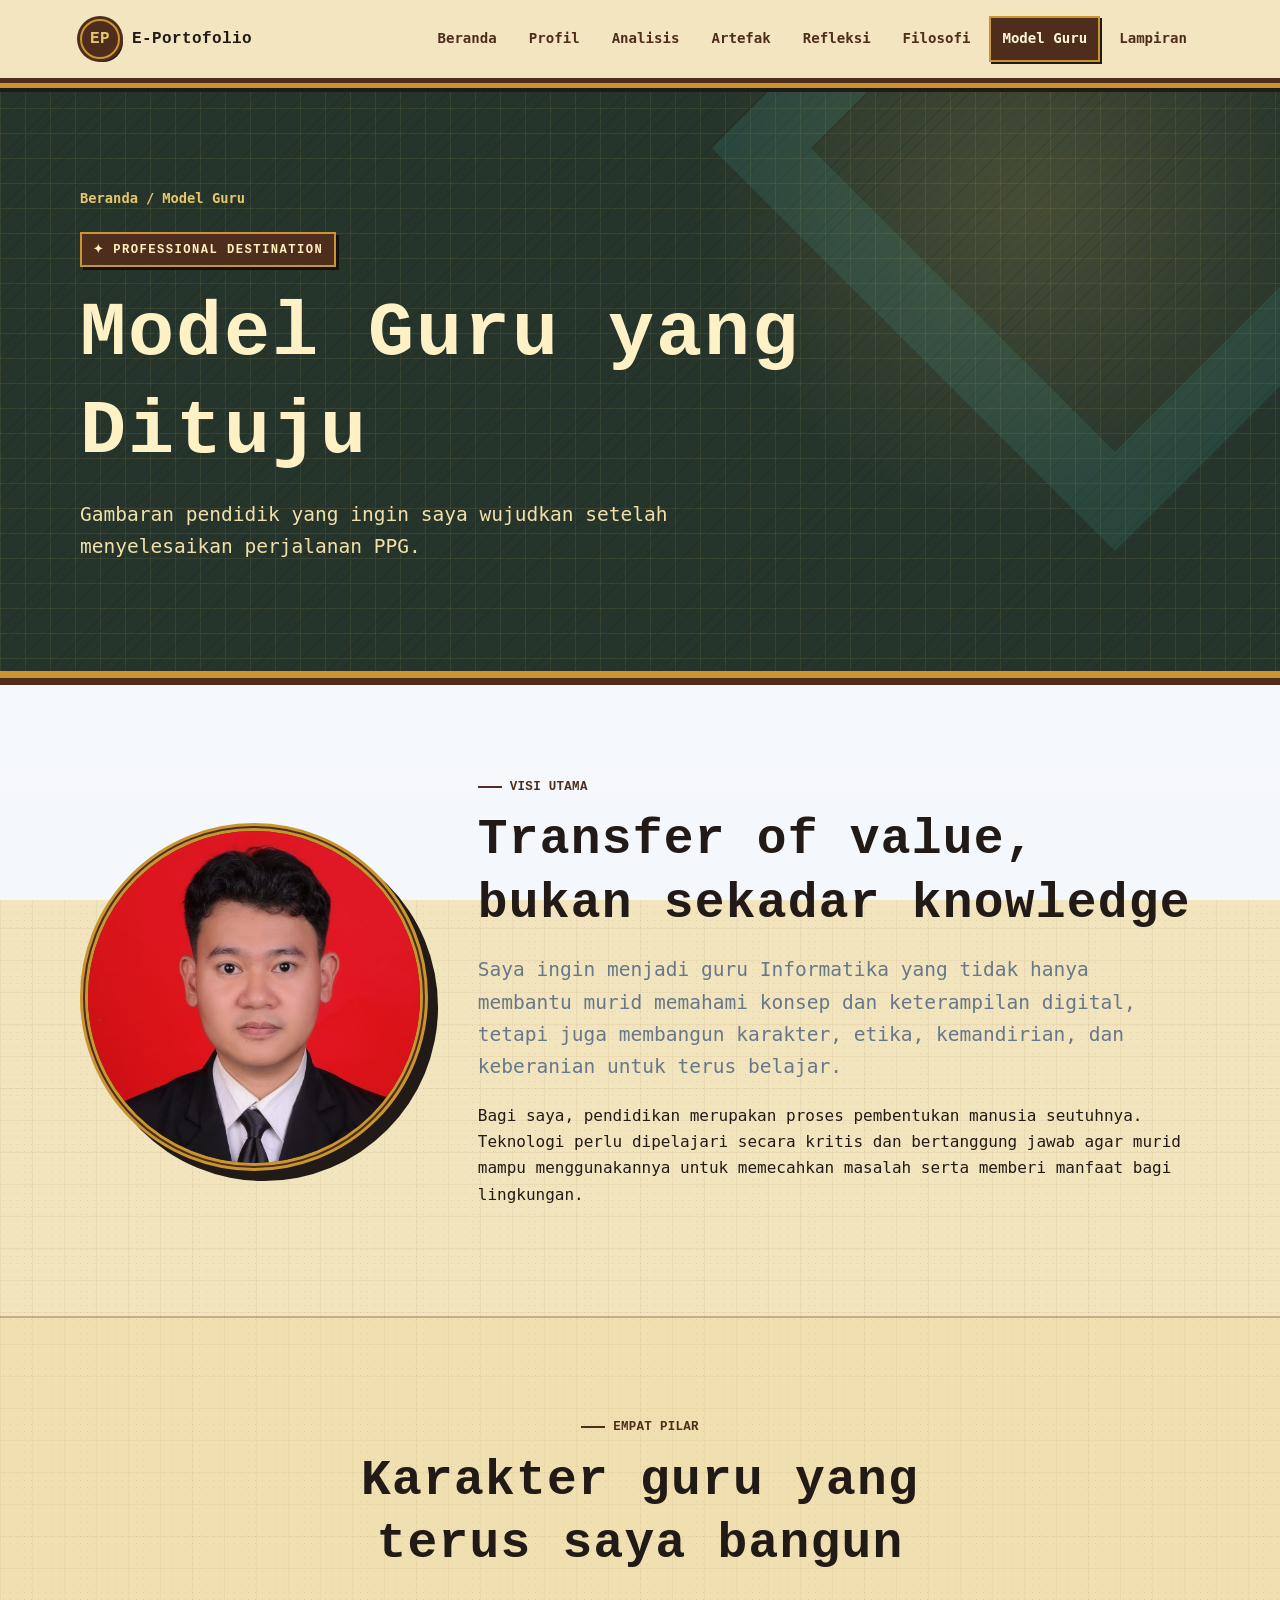
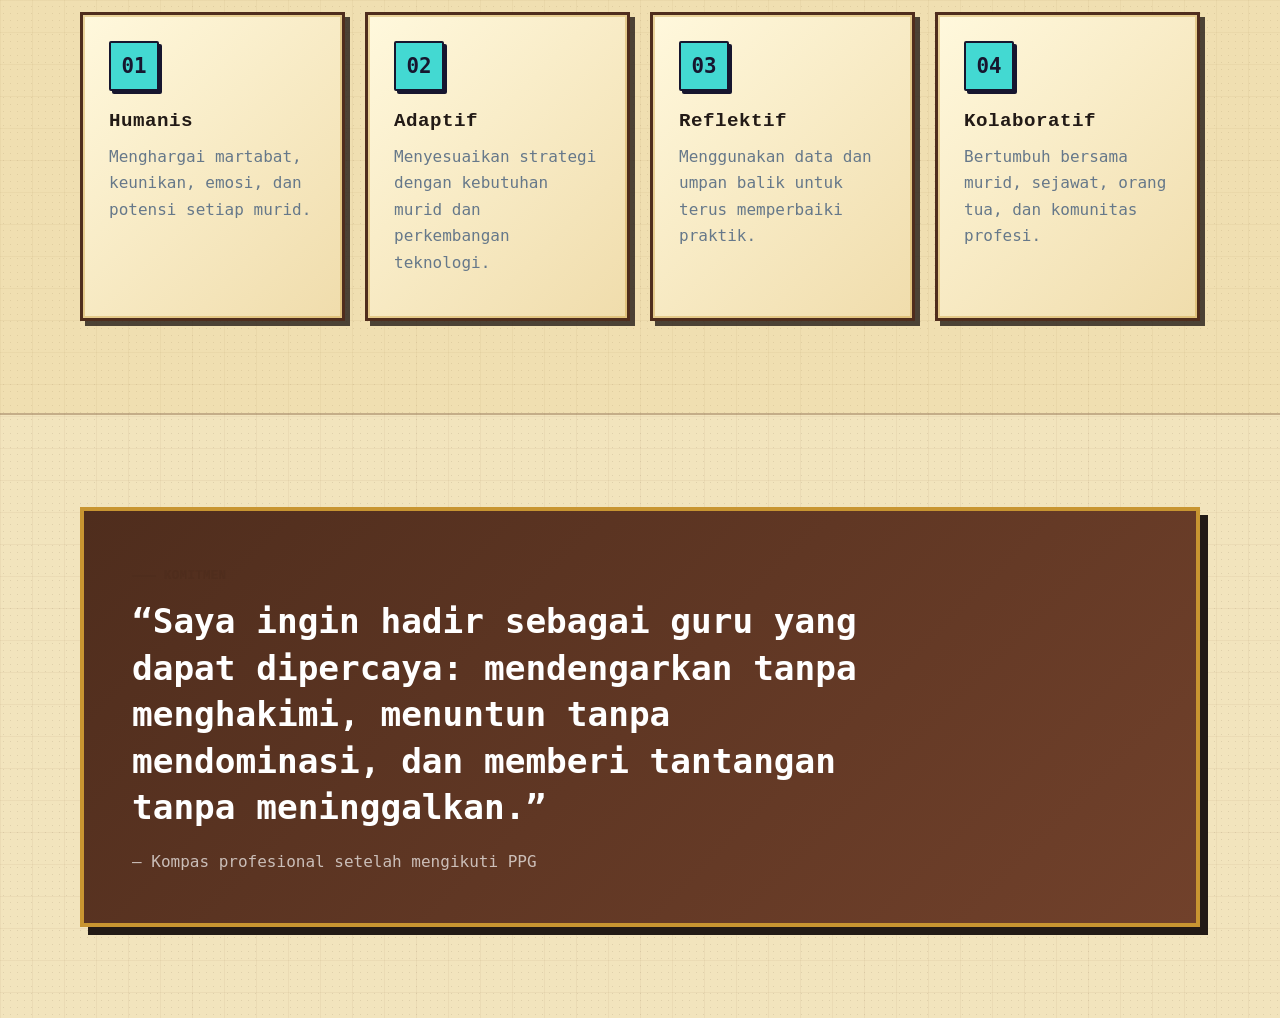
<file: model-guru.html>
<!doctype html>
<html lang="id">
<head><meta charset="utf-8"><meta name="viewport" content="width=device-width, initial-scale=1"><meta name="description" content="Model guru profesional yang ingin diwujudkan."><title>Model Guru | E-Portofolio PPG</title><link rel="stylesheet" href="assets/css/style.css"><script src="assets/js/app.js" defer></script></head>
<body class="retro-page rpg-page">
  <a class="skip-link" href="#main">Lewati ke konten</a><div class="page-transition entering" aria-hidden="true"><div class="transition-mark">✦</div></div>
  <header class="site-header"><nav class="container nav-wrap" aria-label="Navigasi utama"><a class="brand" href="index.html"><span class="brand-mark">EP</span><span>E-Portofolio</span></a><button class="menu-toggle" type="button" aria-label="Buka menu" aria-expanded="false"><span></span><span></span><span></span></button><ul class="nav-links"><li><a href="index.html">Beranda</a></li><li><a href="profil.html">Profil</a></li><li><a href="analisis.html">Analisis</a></li><li><a href="artefak.html">Artefak</a></li><li><a href="refleksi.html">Refleksi</a></li><li><a href="filosofi.html">Filosofi</a></li><li><a class="active" href="model-guru.html">Model Guru</a></li><li><a href="lampiran.html">Lampiran</a></li></ul></nav></header>
  <main id="main">
    <section class="page-hero rpg-hero"><div class="container" data-reveal><div class="breadcrumbs"><a href="index.html">Beranda</a><span>/</span><span>Model Guru</span></div><span class="quest-label">✦ PROFESSIONAL DESTINATION</span><h1>Model Guru yang Dituju</h1><p class="lead">Gambaran pendidik yang ingin saya wujudkan setelah menyelesaikan perjalanan PPG.</p></div></section>
    <section class="section"><div class="container teacher-model-layout"><div class="round-feature-photo" data-reveal><img src="assets/images/pp.jpg" alt="Foto Khairul Hanif pada halaman Model Guru" loading="lazy"></div><div data-reveal style="--delay:80ms"><span class="eyebrow">VISI UTAMA</span><h2>Transfer of value, bukan sekadar knowledge</h2><p class="lead">Saya ingin menjadi guru Informatika yang tidak hanya membantu murid memahami konsep dan keterampilan digital, tetapi juga membangun karakter, etika, kemandirian, dan keberanian untuk terus belajar.</p><p>Bagi saya, pendidikan merupakan proses pembentukan manusia seutuhnya. Teknologi perlu dipelajari secara kritis dan bertanggung jawab agar murid mampu menggunakannya untuk memecahkan masalah serta memberi manfaat bagi lingkungan.</p></div></div></section>
    <section class="section model-pillars"><div class="container"><div class="section-heading center" data-reveal><span class="eyebrow">EMPAT PILAR</span><h2>Karakter guru yang terus saya bangun</h2></div><div class="grid-4"><article class="card" data-reveal><div class="icon-box">01</div><h3>Humanis</h3><p class="muted">Menghargai martabat, keunikan, emosi, dan potensi setiap murid.</p></article><article class="card" data-reveal style="--delay:60ms"><div class="icon-box">02</div><h3>Adaptif</h3><p class="muted">Menyesuaikan strategi dengan kebutuhan murid dan perkembangan teknologi.</p></article><article class="card" data-reveal style="--delay:120ms"><div class="icon-box">03</div><h3>Reflektif</h3><p class="muted">Menggunakan data dan umpan balik untuk terus memperbaiki praktik.</p></article><article class="card" data-reveal style="--delay:180ms"><div class="icon-box">04</div><h3>Kolaboratif</h3><p class="muted">Bertumbuh bersama murid, sejawat, orang tua, dan komunitas profesi.</p></article></div></div></section>
    <section class="section"><div class="container"><div class="quote-panel" data-reveal><span class="eyebrow">KOMITMEN</span><blockquote>“Saya ingin hadir sebagai guru yang dapat dipercaya: mendengarkan tanpa menghakimi, menuntun tanpa mendominasi, dan memberi tantangan tanpa meninggalkan.”</blockquote><p>— Kompas profesional setelah mengikuti PPG</p></div></div></section>
  </main>
</body></html>
</file>
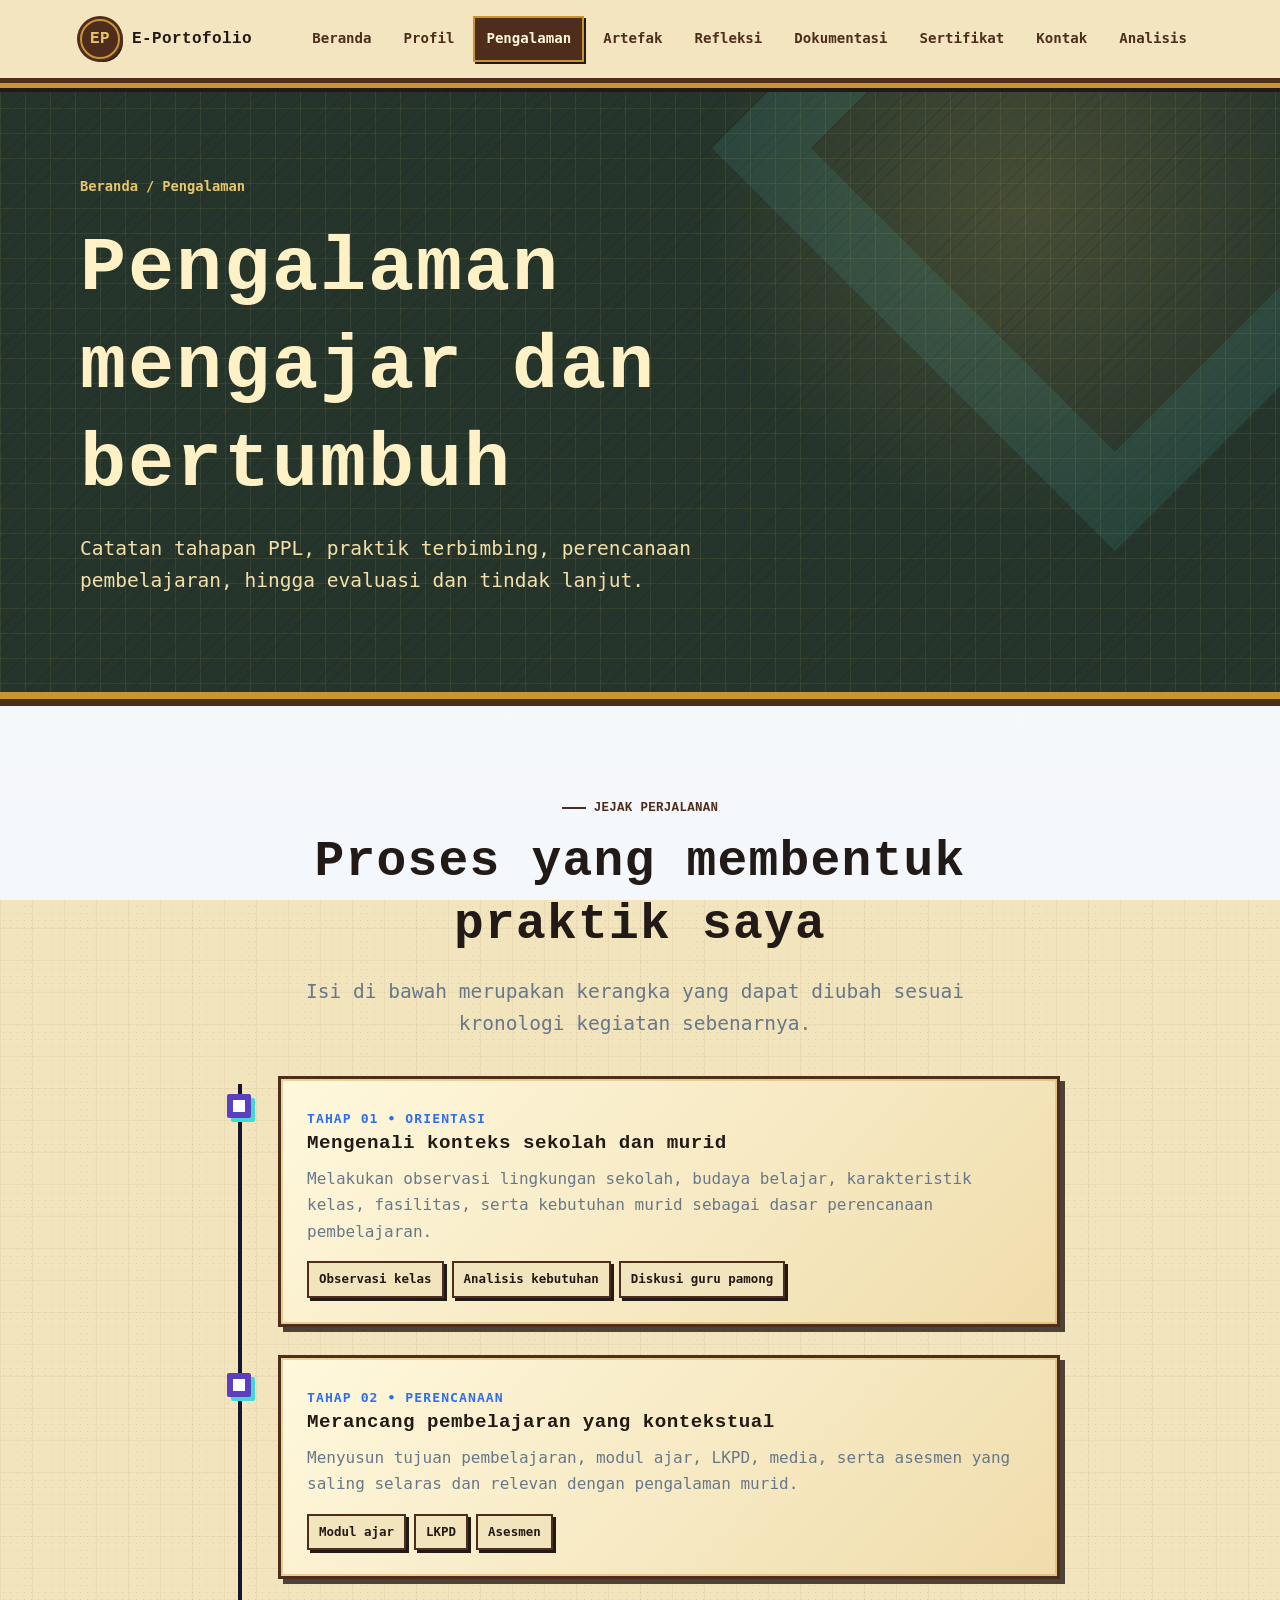
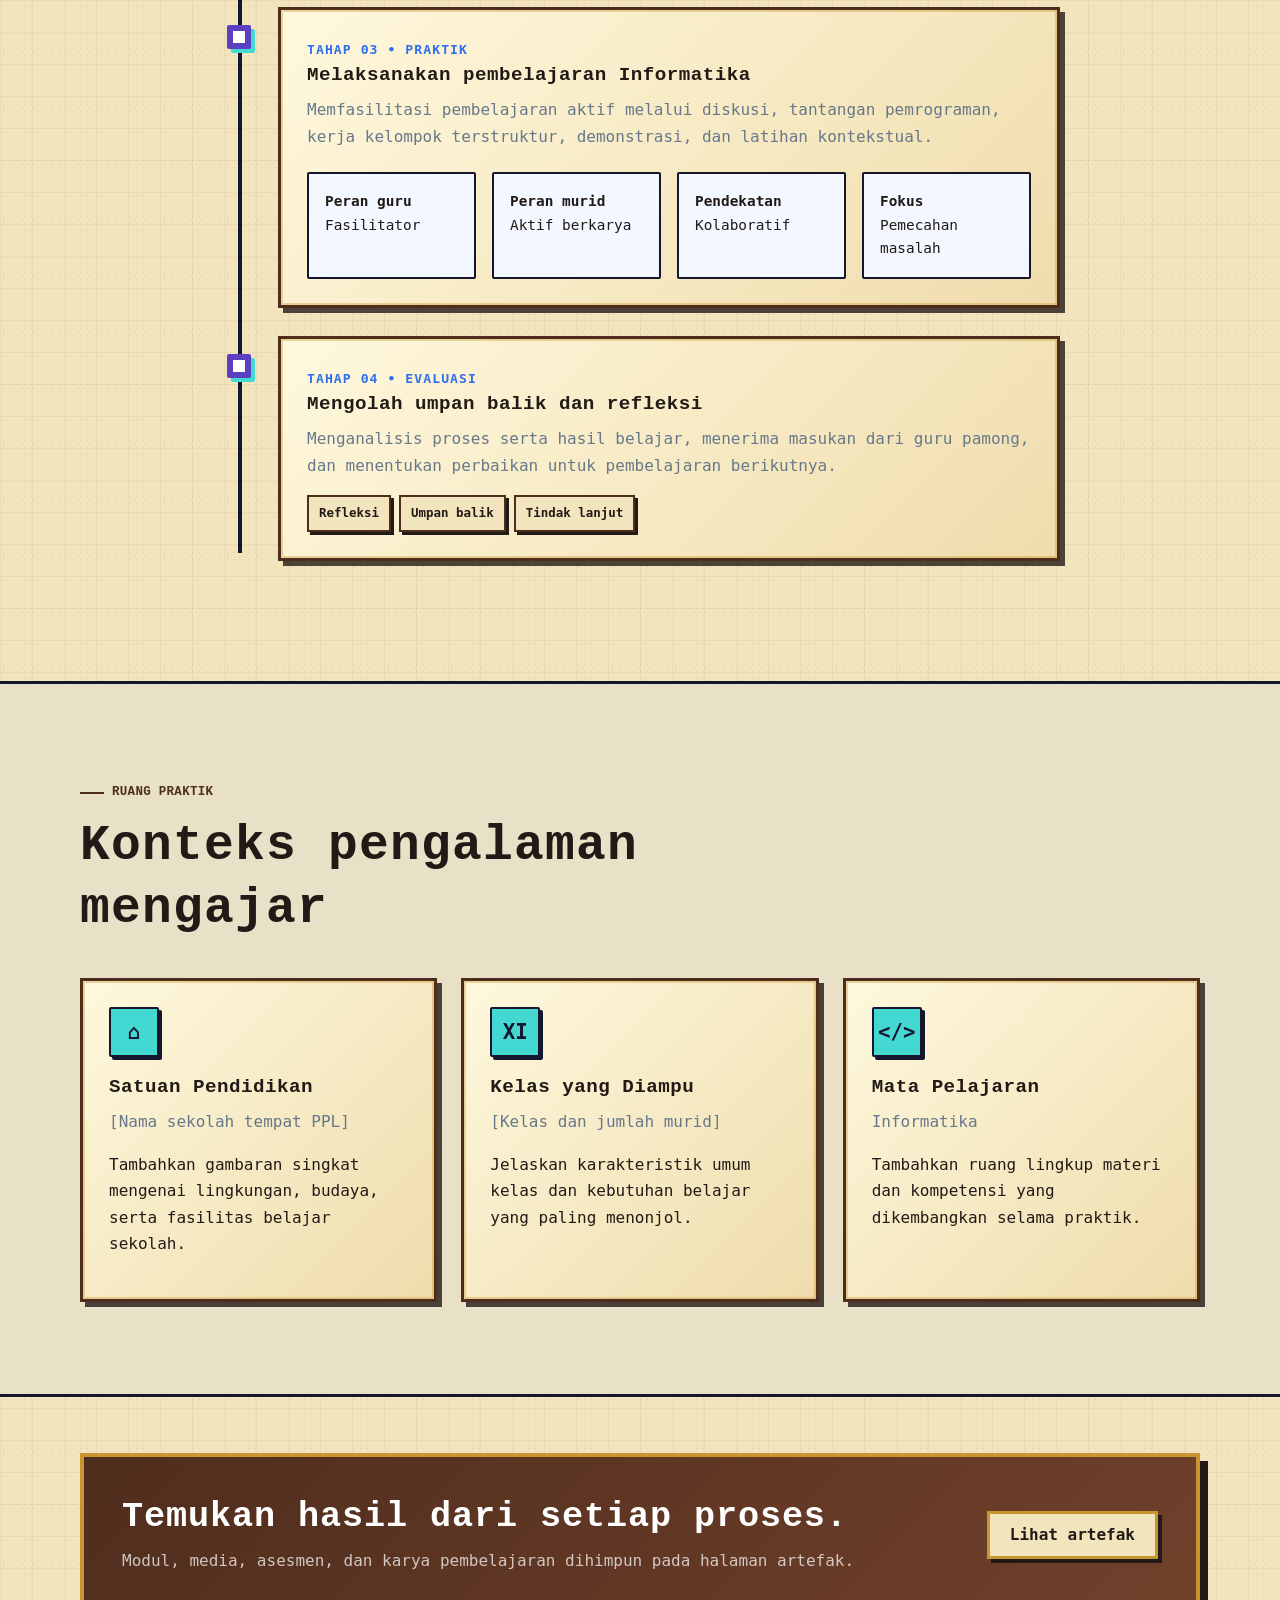
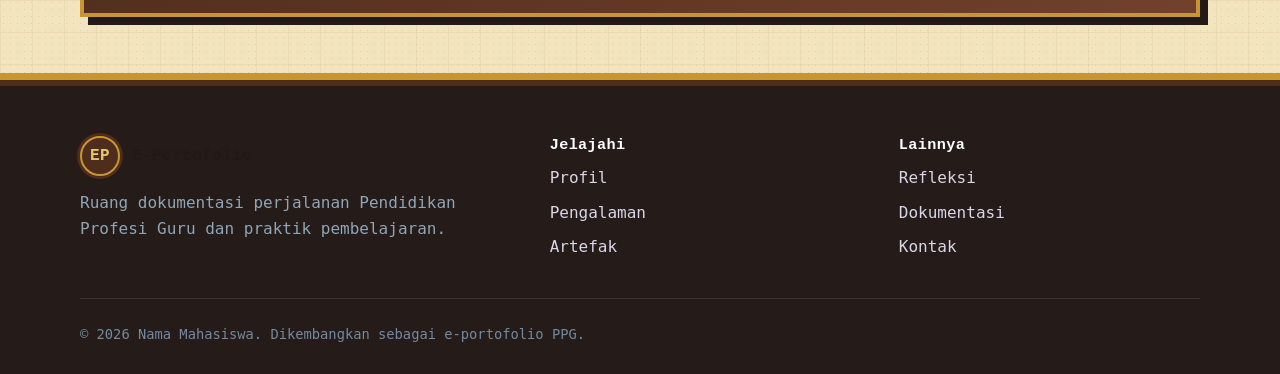
<file: pengalaman.html>
<!doctype html>
<html lang="id">
<head><meta charset="utf-8"><meta name="viewport" content="width=device-width, initial-scale=1"><meta name="description" content="Pengalaman mengajar dan PPL dalam e-portofolio PPG."><title>Pengalaman | E-Portofolio PPG</title><link rel="stylesheet" href="assets/css/style.css"><script src="assets/js/app.js" defer></script></head>
<body class="retro-page">
  <a class="skip-link" href="#main">Lewati ke konten</a><div class="page-transition entering" aria-hidden="true"><div class="transition-mark">EP</div></div>
  <header class="site-header"><nav class="container nav-wrap" aria-label="Navigasi utama"><a class="brand" href="index.html"><span class="brand-mark">EP</span><span>E-Portofolio</span></a><button class="menu-toggle" type="button" aria-label="Buka menu" aria-expanded="false"><span></span><span></span><span></span></button><ul class="nav-links"><li><a href="index.html">Beranda</a></li><li><a href="profil.html">Profil</a></li><li><a class="active" href="pengalaman.html">Pengalaman</a></li><li><a href="artefak.html">Artefak</a></li><li><a href="refleksi.html">Refleksi</a></li><li><a href="dokumentasi.html">Dokumentasi</a></li><li><a href="sertifikat.html">Sertifikat</a></li><li><a href="kontak.html">Kontak</a></li></ul></nav></header>
  <main id="main">
    <section class="page-hero"><div class="container" data-reveal><div class="breadcrumbs"><a href="index.html">Beranda</a><span>/</span><span>Pengalaman</span></div><h1>Pengalaman mengajar dan bertumbuh</h1><p class="lead">Catatan tahapan PPL, praktik terbimbing, perencanaan pembelajaran, hingga evaluasi dan tindak lanjut.</p></div></section>
    <section class="section"><div class="container"><div class="section-heading center" data-reveal><span class="eyebrow">Jejak perjalanan</span><h2>Proses yang membentuk praktik saya</h2><p class="lead">Isi di bawah merupakan kerangka yang dapat diubah sesuai kronologi kegiatan sebenarnya.</p></div>
      <div class="timeline">
        <article class="timeline-item" data-reveal><span class="timeline-dot"></span><div class="card"><span class="timeline-meta">Tahap 01 • Orientasi</span><h3>Mengenali konteks sekolah dan murid</h3><p class="muted">Melakukan observasi lingkungan sekolah, budaya belajar, karakteristik kelas, fasilitas, serta kebutuhan murid sebagai dasar perencanaan pembelajaran.</p><div class="tag-list"><span class="tag">Observasi kelas</span><span class="tag">Analisis kebutuhan</span><span class="tag">Diskusi guru pamong</span></div></div></article>
        <article class="timeline-item" data-reveal><span class="timeline-dot"></span><div class="card"><span class="timeline-meta">Tahap 02 • Perencanaan</span><h3>Merancang pembelajaran yang kontekstual</h3><p class="muted">Menyusun tujuan pembelajaran, modul ajar, LKPD, media, serta asesmen yang saling selaras dan relevan dengan pengalaman murid.</p><div class="tag-list"><span class="tag">Modul ajar</span><span class="tag">LKPD</span><span class="tag">Asesmen</span></div></div></article>
        <article class="timeline-item" data-reveal><span class="timeline-dot"></span><div class="card"><span class="timeline-meta">Tahap 03 • Praktik</span><h3>Melaksanakan pembelajaran Informatika</h3><p class="muted">Memfasilitasi pembelajaran aktif melalui diskusi, tantangan pemrograman, kerja kelompok terstruktur, demonstrasi, dan latihan kontekstual.</p><div class="role-grid"><div class="role"><strong>Peran guru</strong><br>Fasilitator</div><div class="role"><strong>Peran murid</strong><br>Aktif berkarya</div><div class="role"><strong>Pendekatan</strong><br>Kolaboratif</div><div class="role"><strong>Fokus</strong><br>Pemecahan masalah</div></div></div></article>
        <article class="timeline-item" data-reveal><span class="timeline-dot"></span><div class="card"><span class="timeline-meta">Tahap 04 • Evaluasi</span><h3>Mengolah umpan balik dan refleksi</h3><p class="muted">Menganalisis proses serta hasil belajar, menerima masukan dari guru pamong, dan menentukan perbaikan untuk pembelajaran berikutnya.</p><div class="tag-list"><span class="tag">Refleksi</span><span class="tag">Umpan balik</span><span class="tag">Tindak lanjut</span></div></div></article>
      </div>
    </div></section>
    <section class="section" style="background:#eef4fb"><div class="container"><div class="section-heading" data-reveal><span class="eyebrow">Ruang praktik</span><h2>Konteks pengalaman mengajar</h2></div><div class="grid-3"><article class="card hover-lift" data-reveal><div class="icon-box">⌂</div><h3>Satuan Pendidikan</h3><p class="muted">[Nama sekolah tempat PPL]</p><p>Tambahkan gambaran singkat mengenai lingkungan, budaya, serta fasilitas belajar sekolah.</p></article><article class="card hover-lift" data-reveal style="--delay:80ms"><div class="icon-box">XI</div><h3>Kelas yang Diampu</h3><p class="muted">[Kelas dan jumlah murid]</p><p>Jelaskan karakteristik umum kelas dan kebutuhan belajar yang paling menonjol.</p></article><article class="card hover-lift" data-reveal style="--delay:160ms"><div class="icon-box">&lt;/&gt;</div><h3>Mata Pelajaran</h3><p class="muted">Informatika</p><p>Tambahkan ruang lingkup materi dan kompetensi yang dikembangkan selama praktik.</p></article></div></div></section>
    <section class="section-sm"><div class="container"><div class="cta" data-reveal><div><h2>Temukan hasil dari setiap proses.</h2><p>Modul, media, asesmen, dan karya pembelajaran dihimpun pada halaman artefak.</p></div><a class="btn btn-secondary" href="artefak.html">Lihat artefak</a></div></div></section>
  </main>
  <footer class="site-footer"><div class="container"><div class="footer-grid"><div><a class="brand" href="index.html"><span class="brand-mark">EP</span><span>E-Portofolio</span></a><p>Ruang dokumentasi perjalanan Pendidikan Profesi Guru dan praktik pembelajaran.</p></div><div><h3>Jelajahi</h3><div class="footer-links"><a href="profil.html">Profil</a><a href="pengalaman.html">Pengalaman</a><a href="artefak.html">Artefak</a></div></div><div><h3>Lainnya</h3><div class="footer-links"><a href="refleksi.html">Refleksi</a><a href="dokumentasi.html">Dokumentasi</a><a href="kontak.html">Kontak</a></div></div></div><div class="copyright">© <span data-year></span> Nama Mahasiswa. Dikembangkan sebagai e-portofolio PPG.</div></div></footer>
</body></html>
</file>
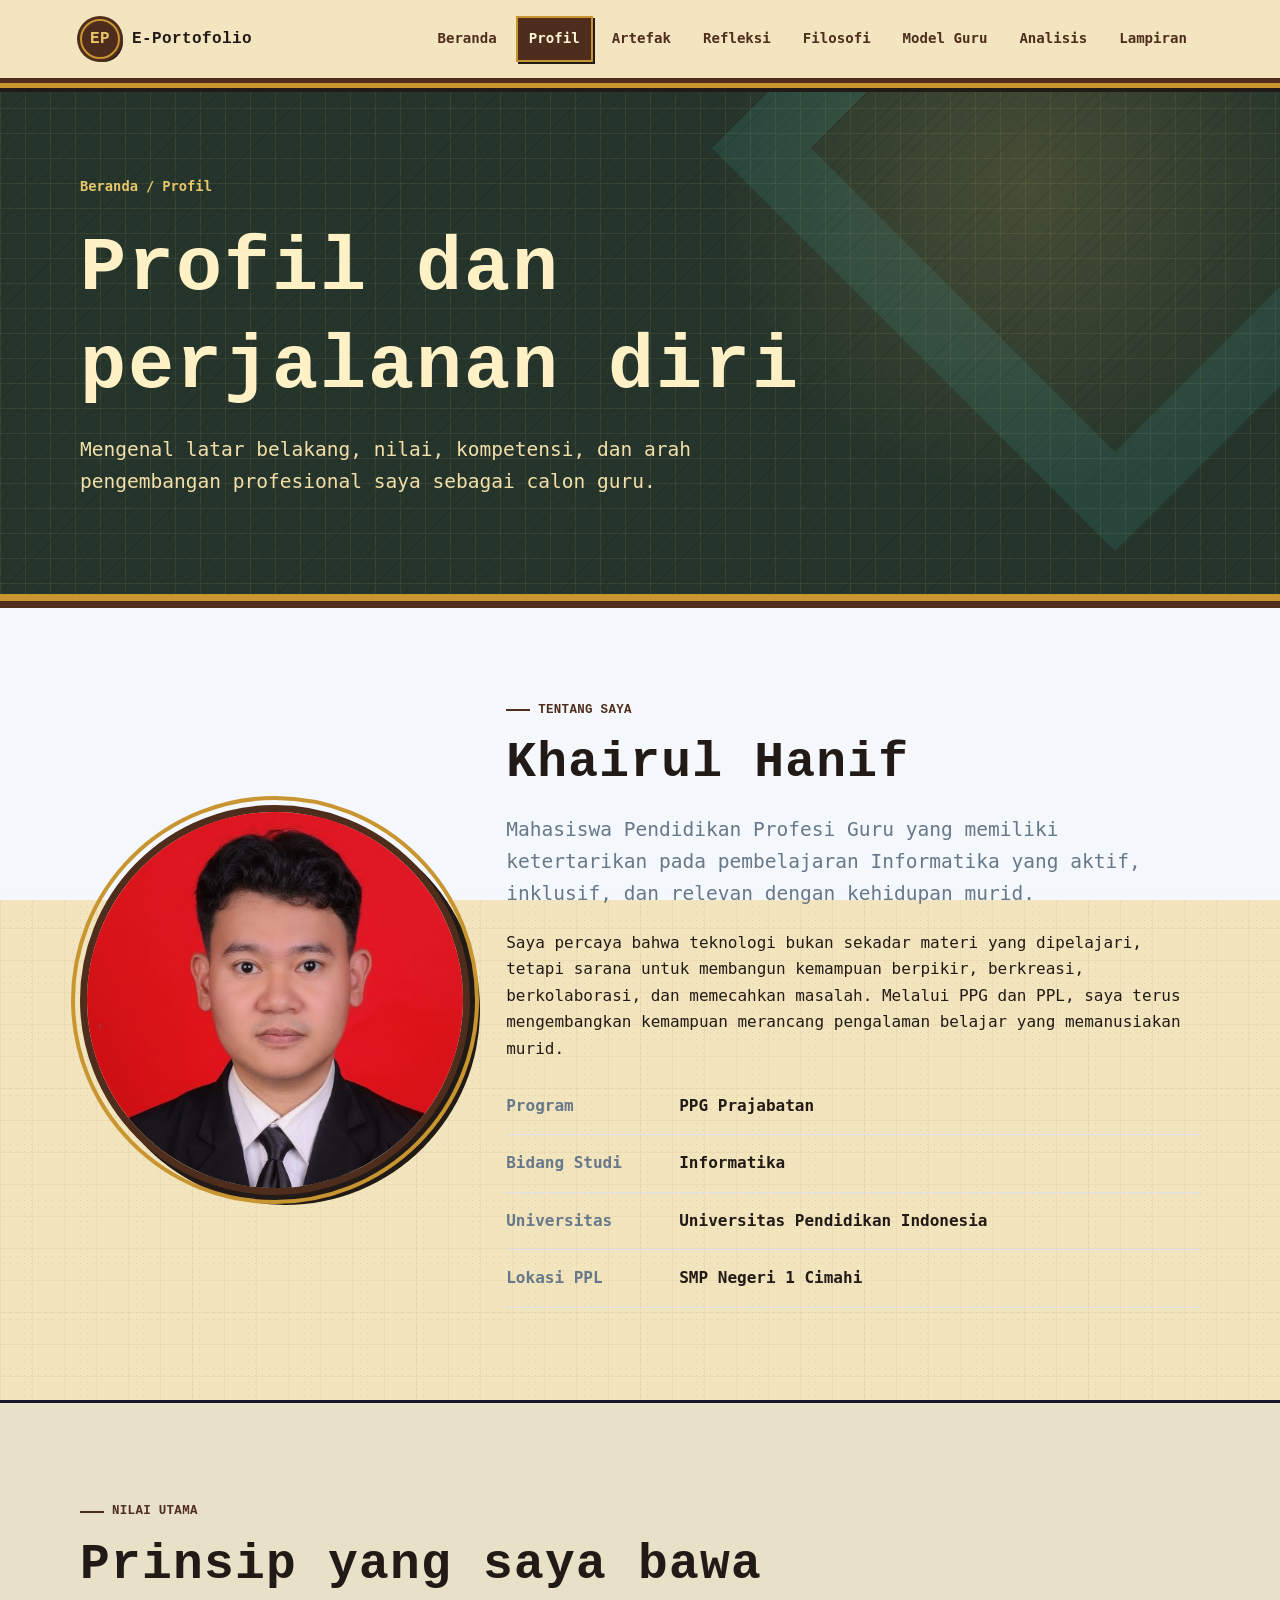
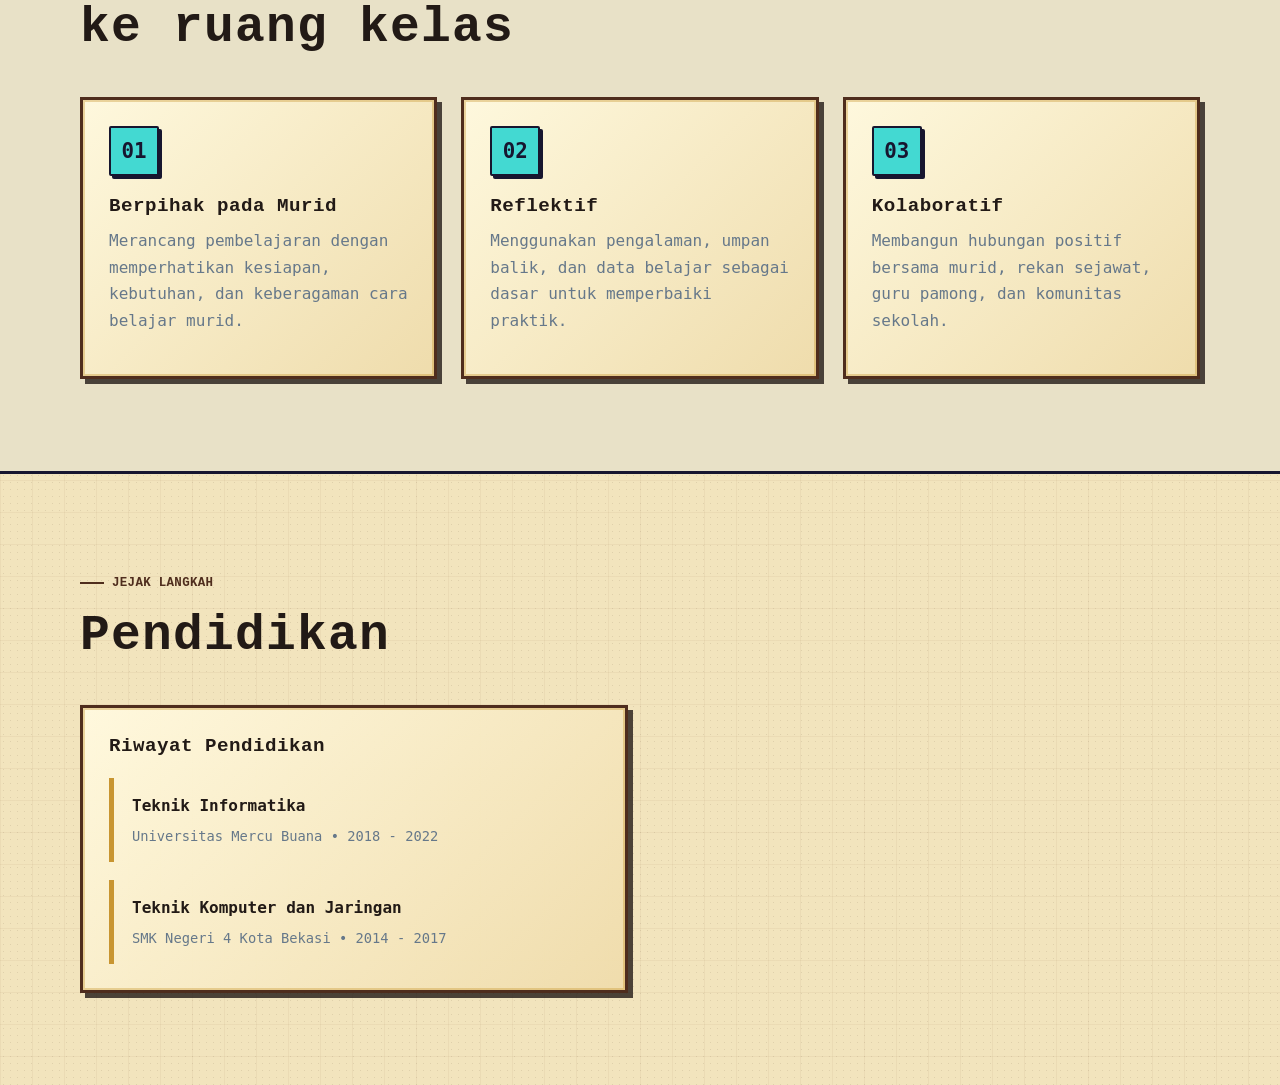
<file: profil.html>
<!doctype html>
<html lang="id">
<head>
  <meta charset="utf-8"><meta name="viewport" content="width=device-width, initial-scale=1"><meta name="description" content="Profil mahasiswa dalam e-portofolio PPG."><title>Profil | E-Portofolio PPG</title>
  <link rel="stylesheet" href="assets/css/style.css"><script src="assets/js/app.js" defer></script>
</head>
<body class="retro-page">
  <a class="skip-link" href="#main">Lewati ke konten</a><div class="page-transition entering" aria-hidden="true"><div class="transition-mark">EP</div></div>
  <header class="site-header"><nav class="container nav-wrap" aria-label="Navigasi utama"><a class="brand" href="index.html"><span class="brand-mark">EP</span><span>E-Portofolio</span></a><button class="menu-toggle" type="button" aria-label="Buka menu" aria-expanded="false"><span></span><span></span><span></span></button><ul class="nav-links"><li><a href="index.html">Beranda</a></li><li><a class="active" href="profil.html">Profil</a></li><li><a href="artefak.html">Artefak</a></li><li><a href="refleksi.html">Refleksi</a></li><li><a href="filosofi.html">Filosofi</a></li><li><a href="model-guru.html">Model Guru</a></li><li><a href="lampiran.html">Lampiran</a></li></ul></nav></header>
  <main id="main">
    <section class="page-hero"><div class="container" data-reveal><div class="breadcrumbs"><a href="index.html">Beranda</a><span>/</span><span>Profil</span></div><h1>Profil dan perjalanan diri</h1><p class="lead">Mengenal latar belakang, nilai, kompetensi, dan arah pengembangan profesional saya sebagai calon guru.</p></div></section>
    <section class="section"><div class="container profile-layout">
<div class="profile-photo-frame" data-reveal>
  <img
    src="assets/images/pp.jpg"
    alt="Foto profil Khairul Hanif"
    loading="lazy">
</div>        
      <div data-reveal style="--delay:100ms"><span class="eyebrow">Tentang saya</span><h2>Khairul Hanif</h2><p class="lead">Mahasiswa Pendidikan Profesi Guru yang memiliki ketertarikan pada pembelajaran Informatika yang aktif, inklusif, dan relevan dengan kehidupan murid.</p><p>Saya percaya bahwa teknologi bukan sekadar materi yang dipelajari, tetapi sarana untuk membangun kemampuan berpikir, berkreasi, berkolaborasi, dan memecahkan masalah. Melalui PPG dan PPL, saya terus mengembangkan kemampuan merancang pengalaman belajar yang memanusiakan murid.</p>
        <dl class="info-list"><div class="info-row"><dt>Program</dt><dd>PPG Prajabatan</dd></div><div class="info-row"><dt>Bidang Studi</dt><dd>Informatika</dd></div><div class="info-row"><dt>Universitas</dt><dd>Universitas Pendidikan Indonesia</dd></div><div class="info-row"><dt>Lokasi PPL</dt><dd>SMP Negeri 1 Cimahi</dd></div></dl>
      </div>
    </div></section>
    <section class="section" style="background:#eef4fb"><div class="container"><div class="section-heading" data-reveal><span class="eyebrow">Nilai utama</span><h2>Prinsip yang saya bawa ke ruang kelas</h2></div><div class="grid-3"><article class="card" data-reveal><div class="icon-box">01</div><h3>Berpihak pada Murid</h3><p class="muted">Merancang pembelajaran dengan memperhatikan kesiapan, kebutuhan, dan keberagaman cara belajar murid.</p></article><article class="card" data-reveal style="--delay:80ms"><div class="icon-box">02</div><h3>Reflektif</h3><p class="muted">Menggunakan pengalaman, umpan balik, dan data belajar sebagai dasar untuk memperbaiki praktik.</p></article><article class="card" data-reveal style="--delay:160ms"><div class="icon-box">03</div><h3>Kolaboratif</h3><p class="muted">Membangun hubungan positif bersama murid, rekan sejawat, guru pamong, dan komunitas sekolah.</p></article></div></div></section>
    <section class="section profile-journey"><div class="container"><div class="section-heading" data-reveal><span class="eyebrow">JEJAK LANGKAH</span><h2>Pendidikan</h2></div><div class="grid-2"><article class="card" data-reveal><h3>Riwayat Pendidikan</h3><div class="compact-timeline"><div><strong>Teknik Informatika</strong><span>Universitas Mercu Buana • 2018 - 2022</span></div><div><strong>Teknik Komputer dan Jaringan</strong><span>SMK Negeri 4 Kota Bekasi • 2014 - 2017</span></div></div></article></div></div></section>
  </main>
</body>
</html>
</file>
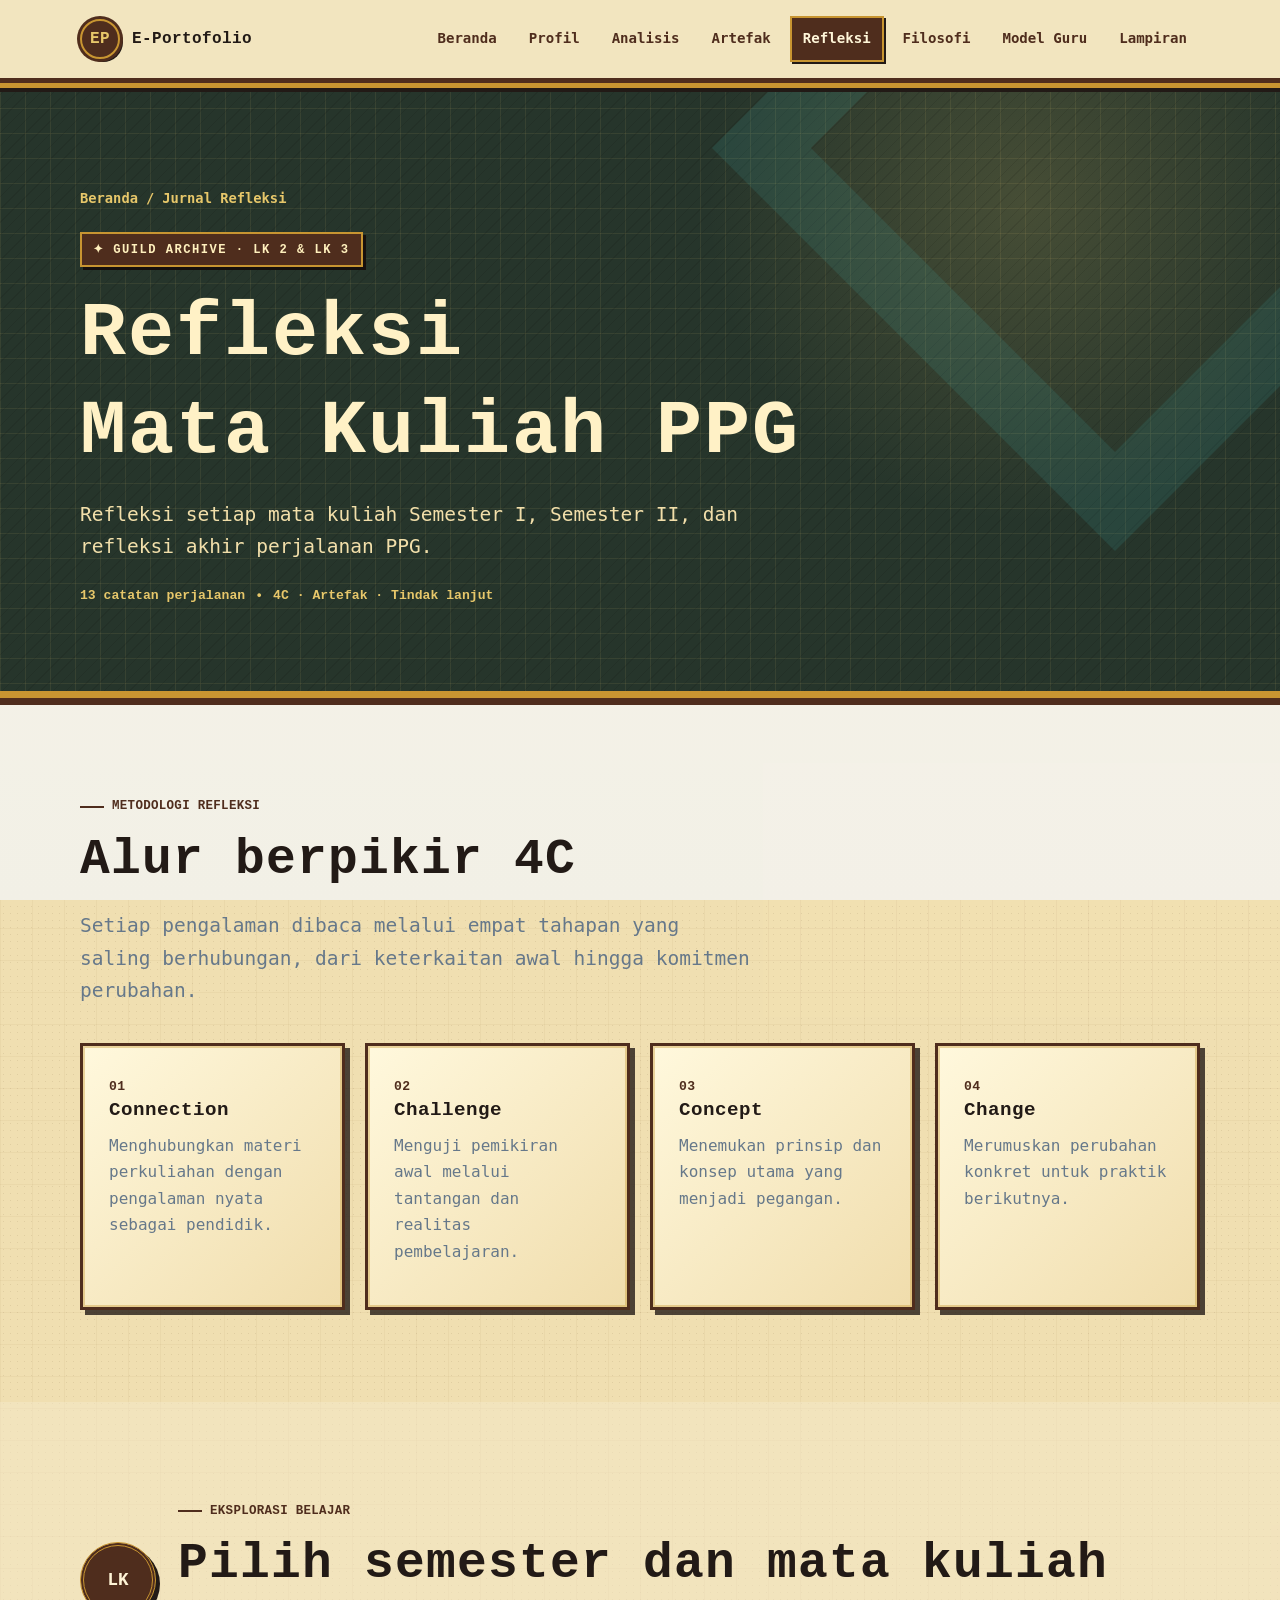
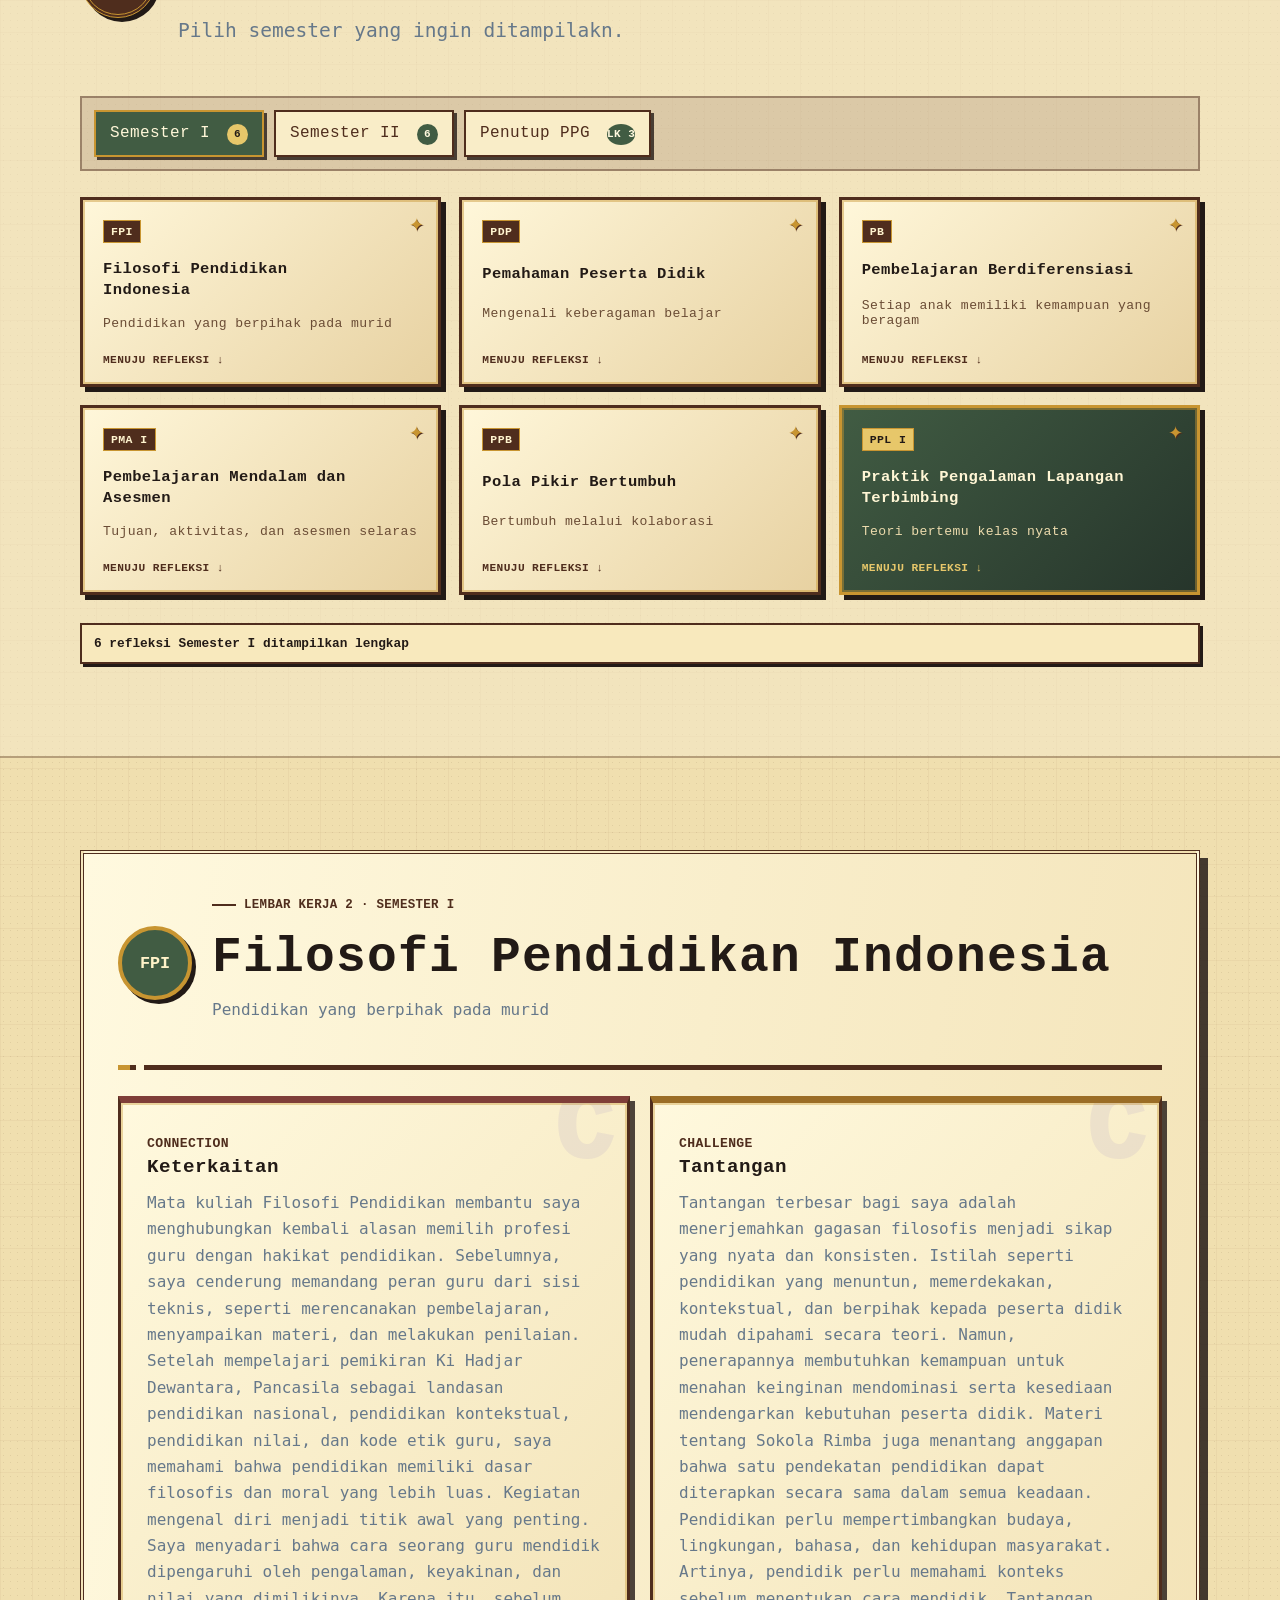
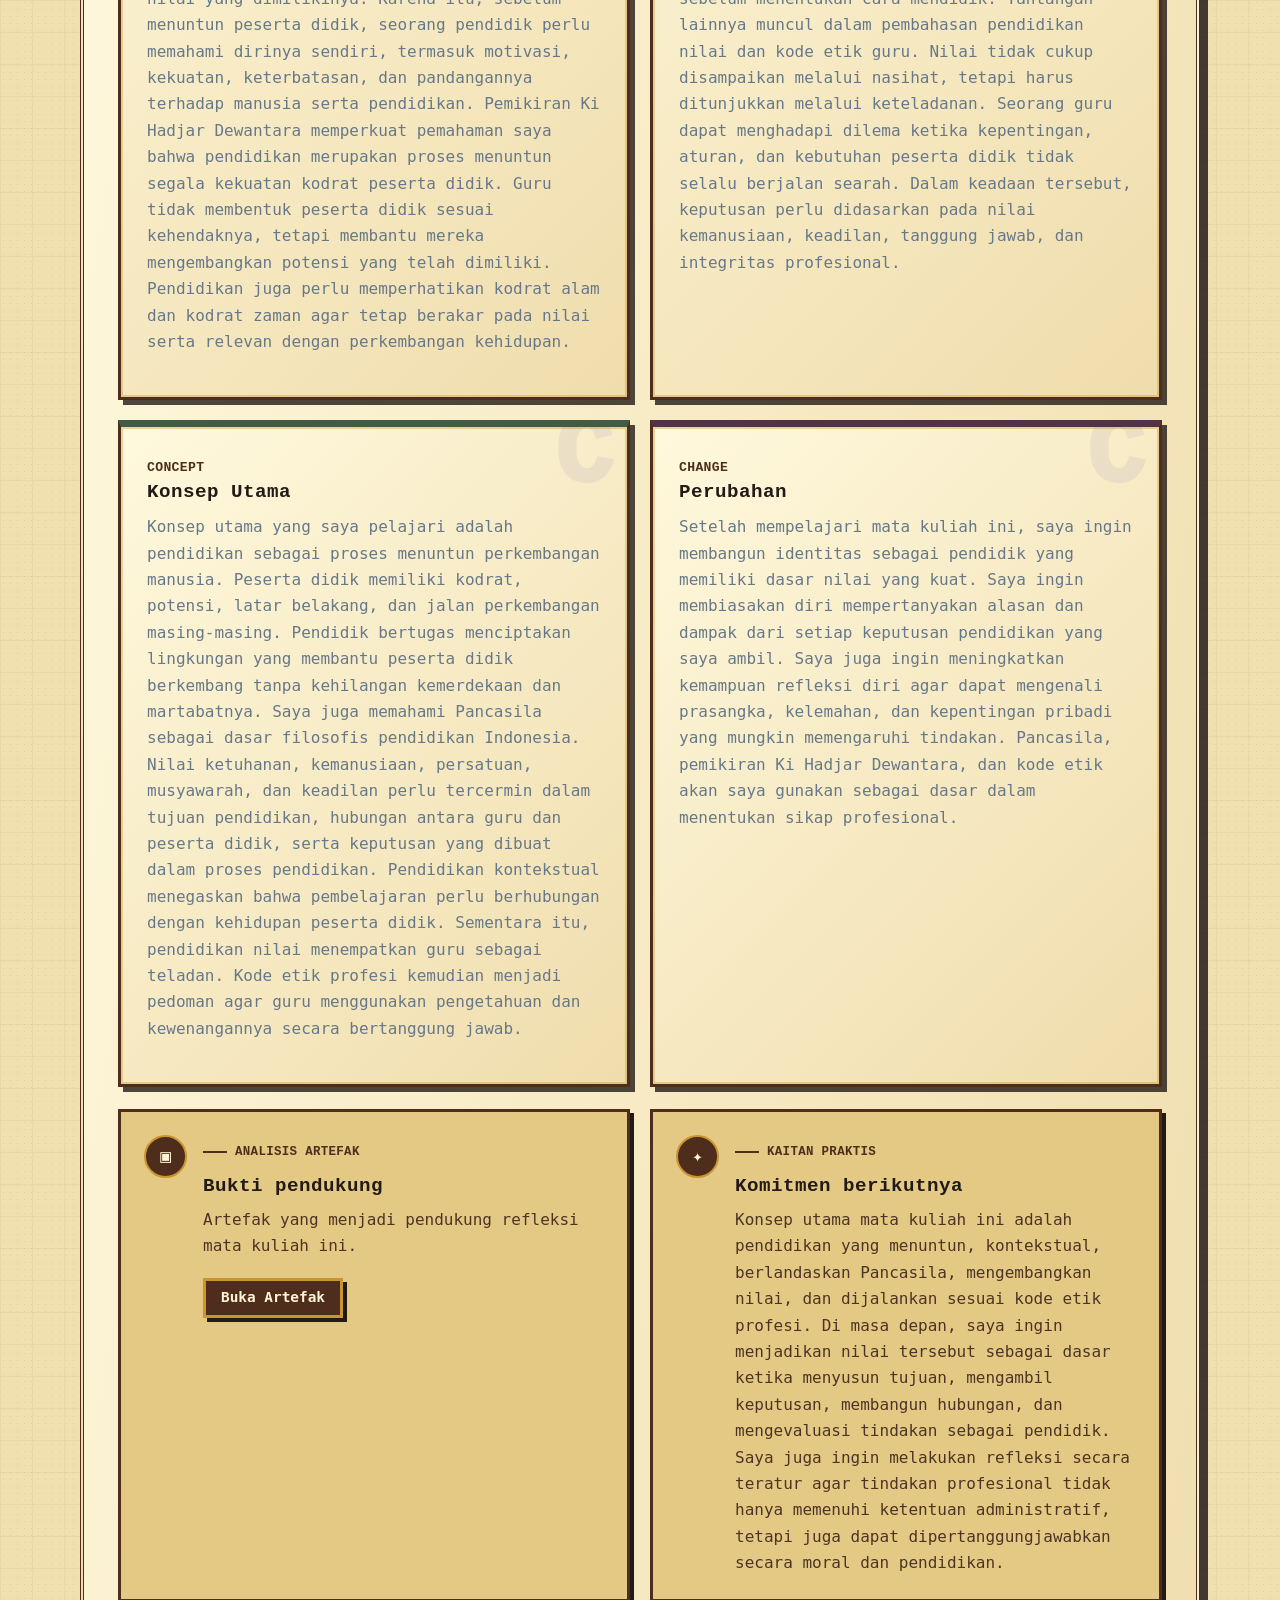
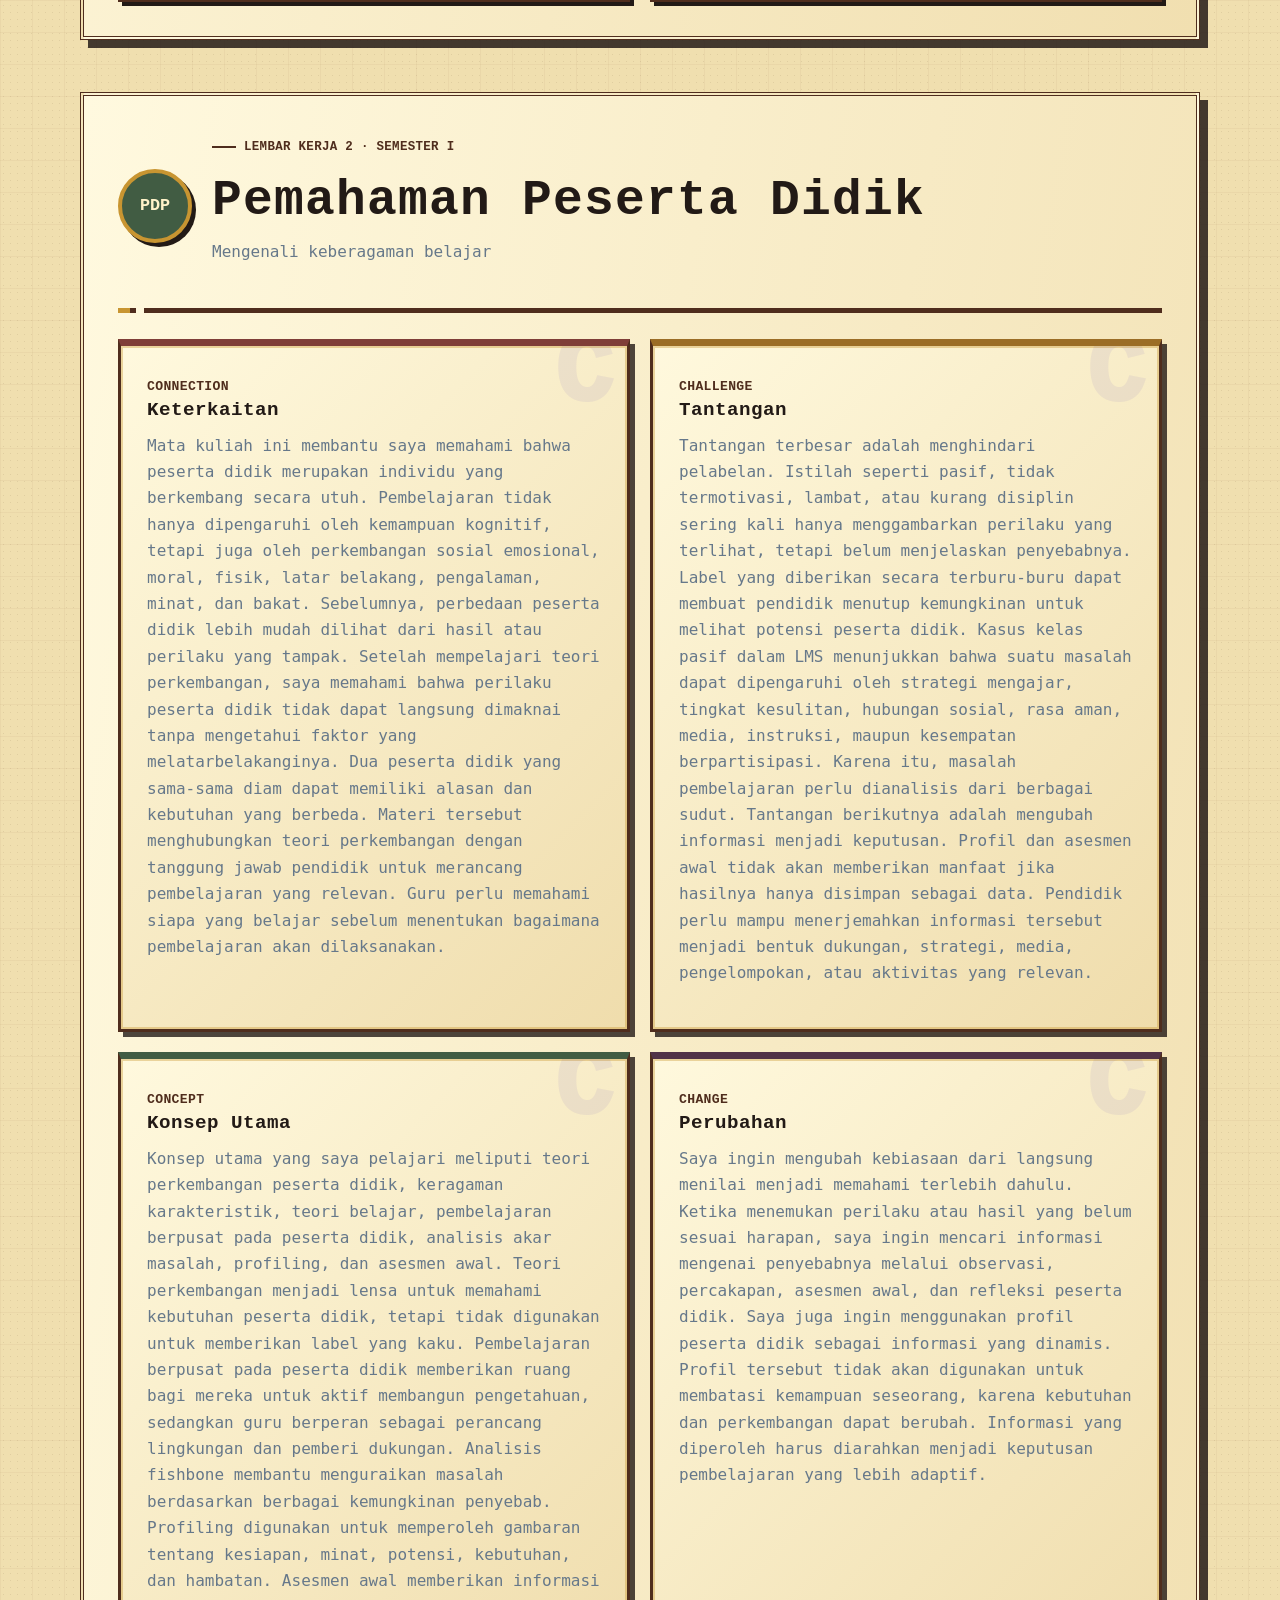
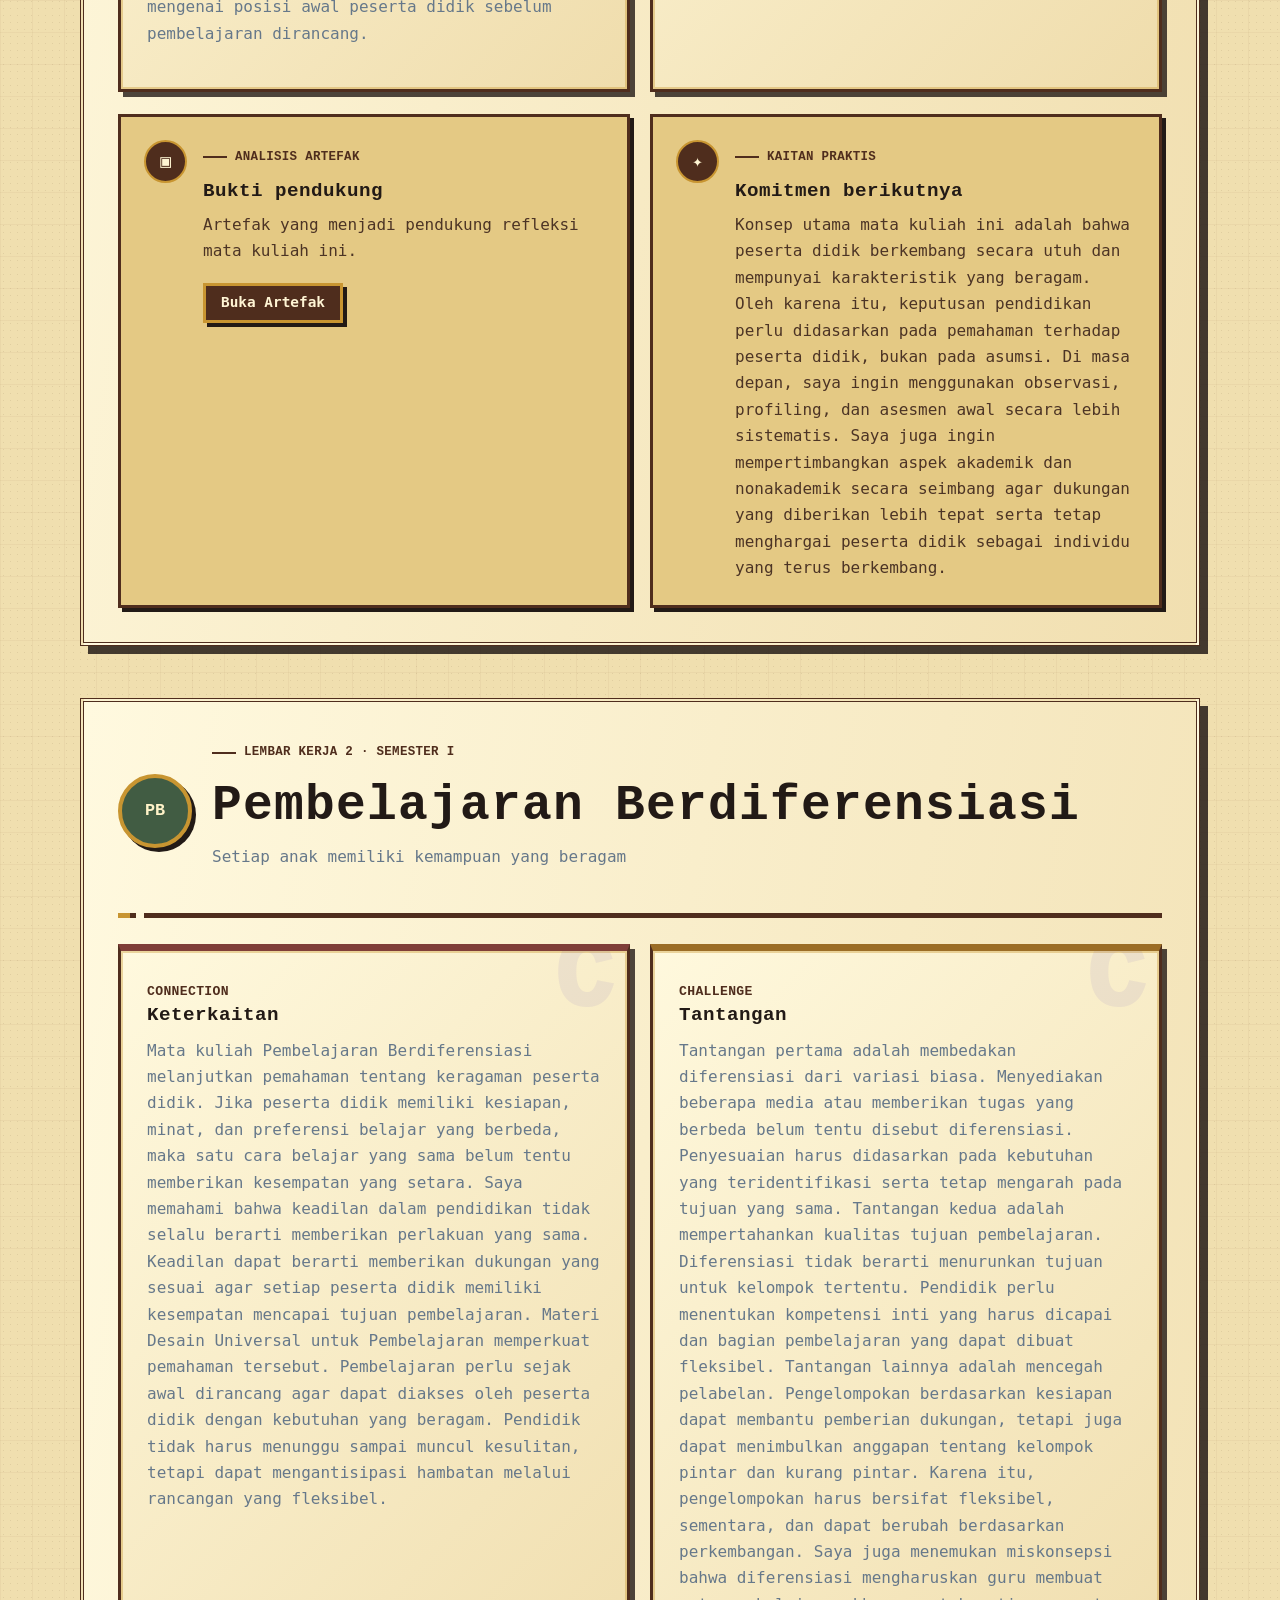
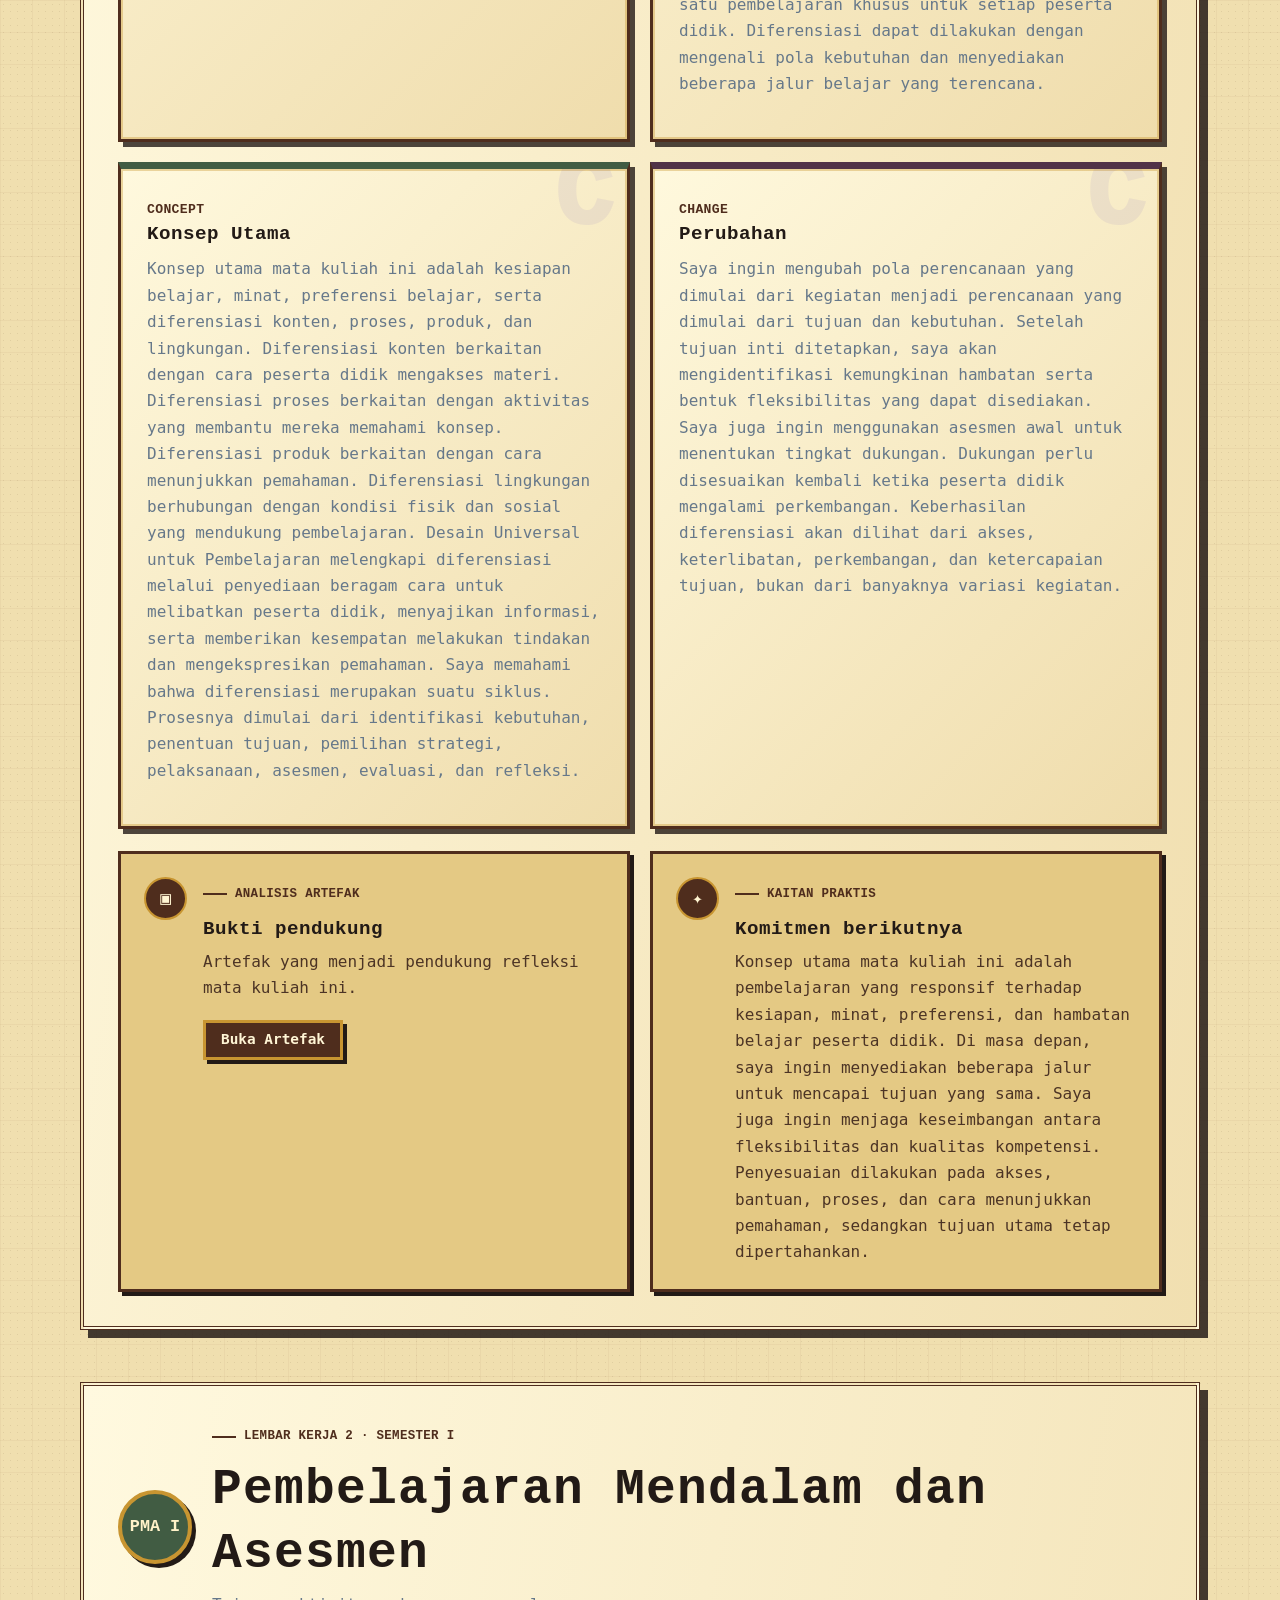
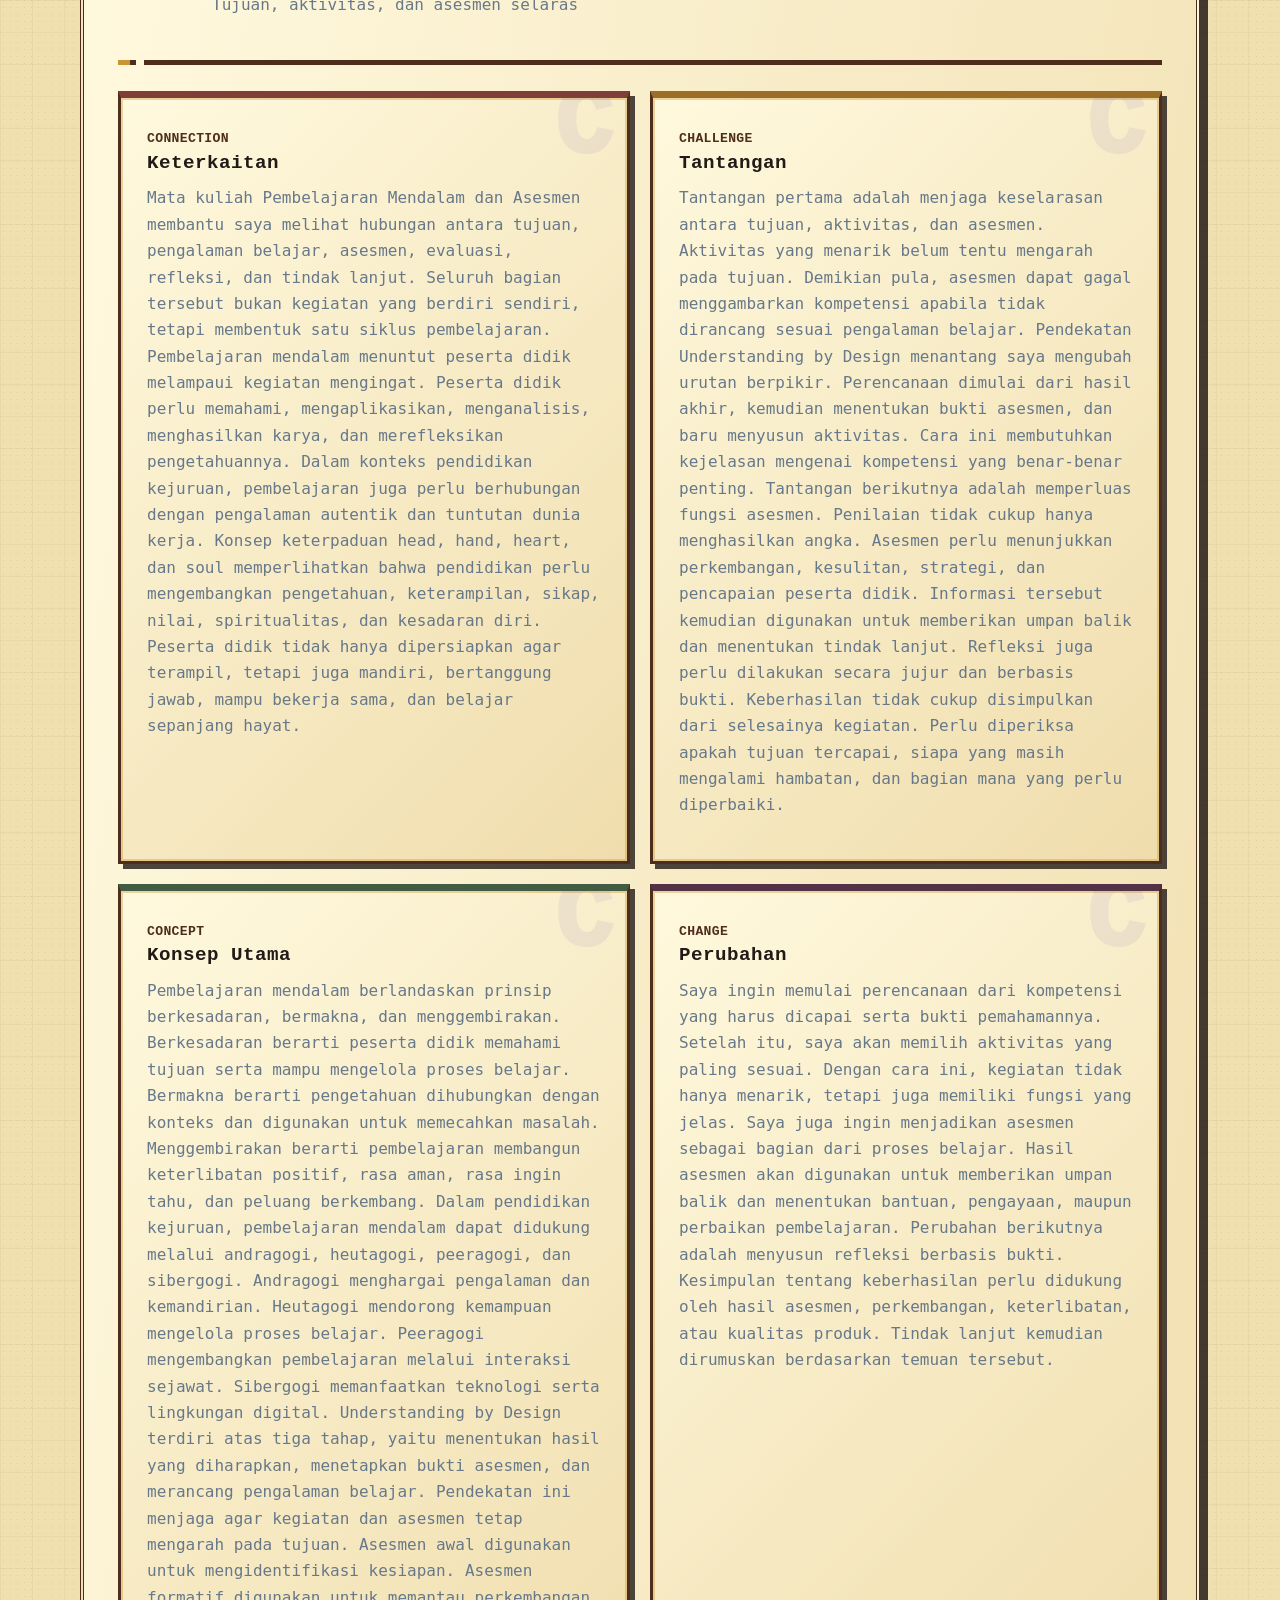
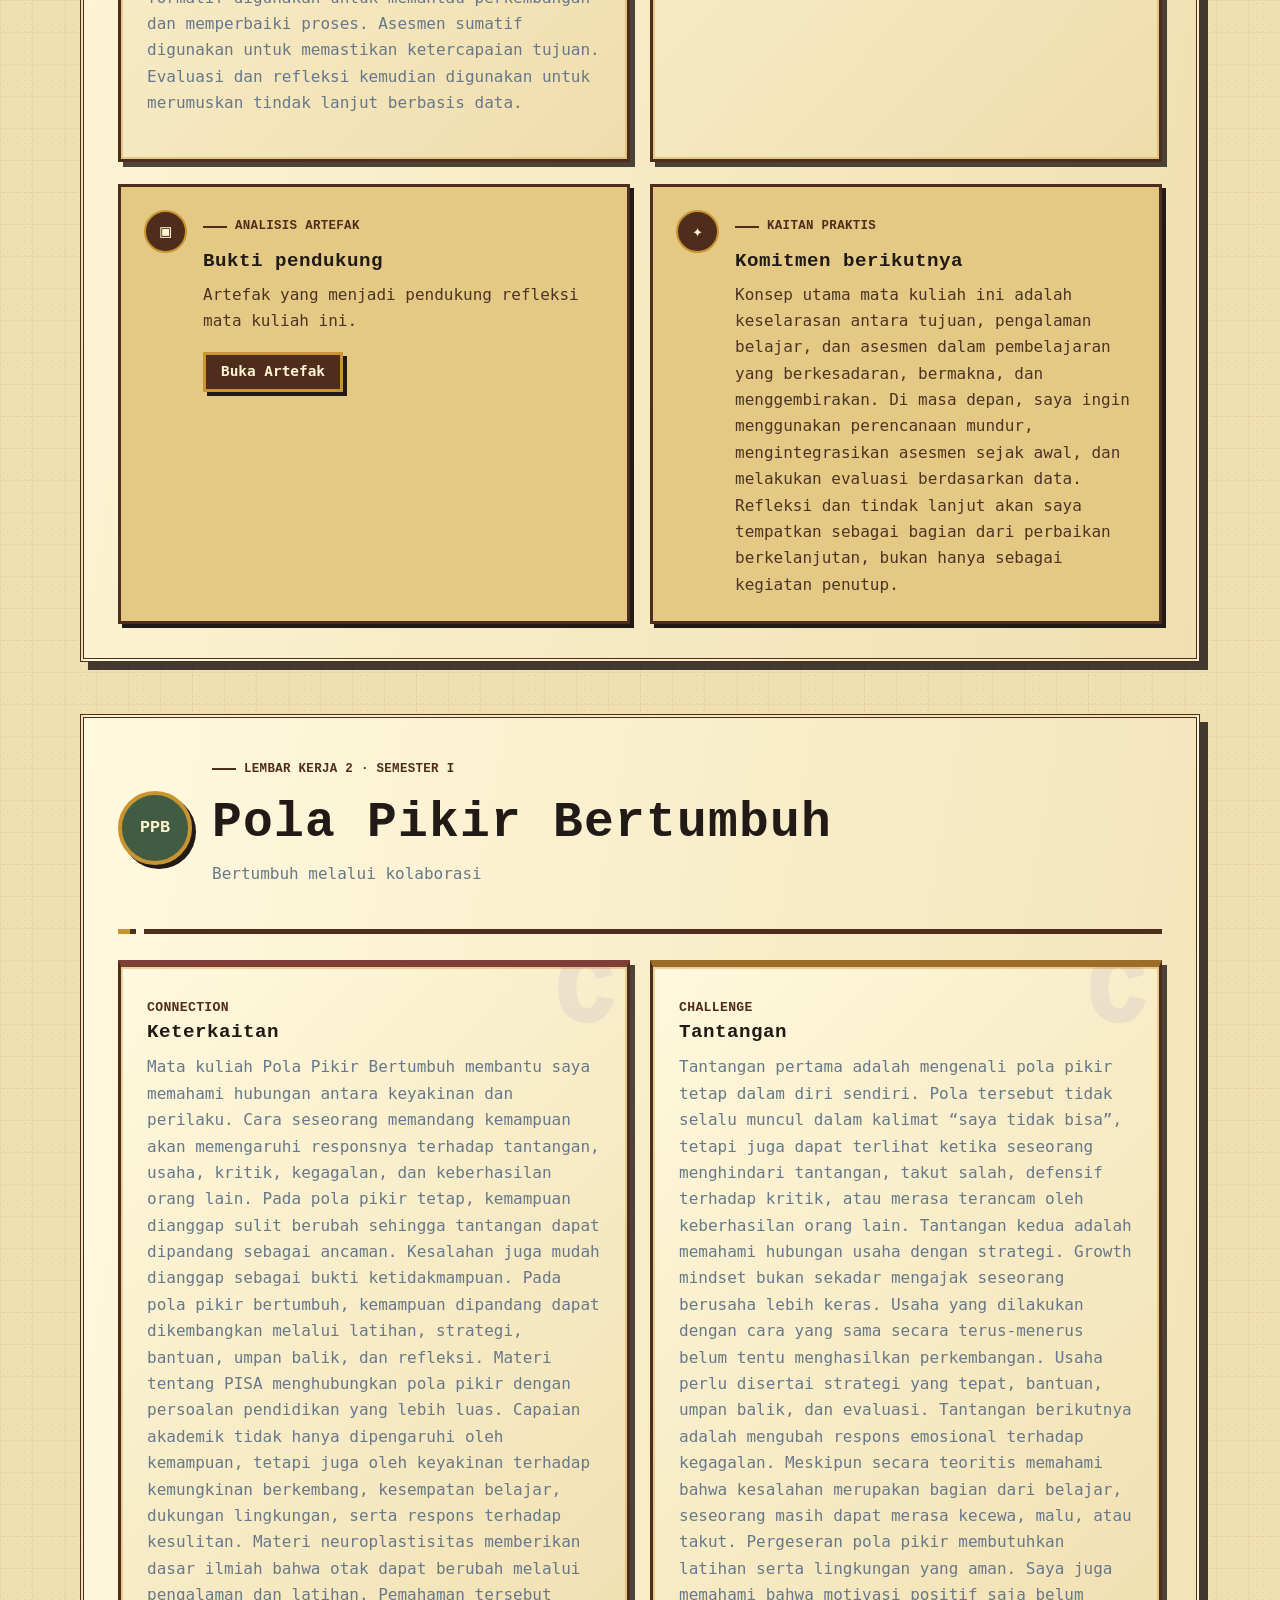
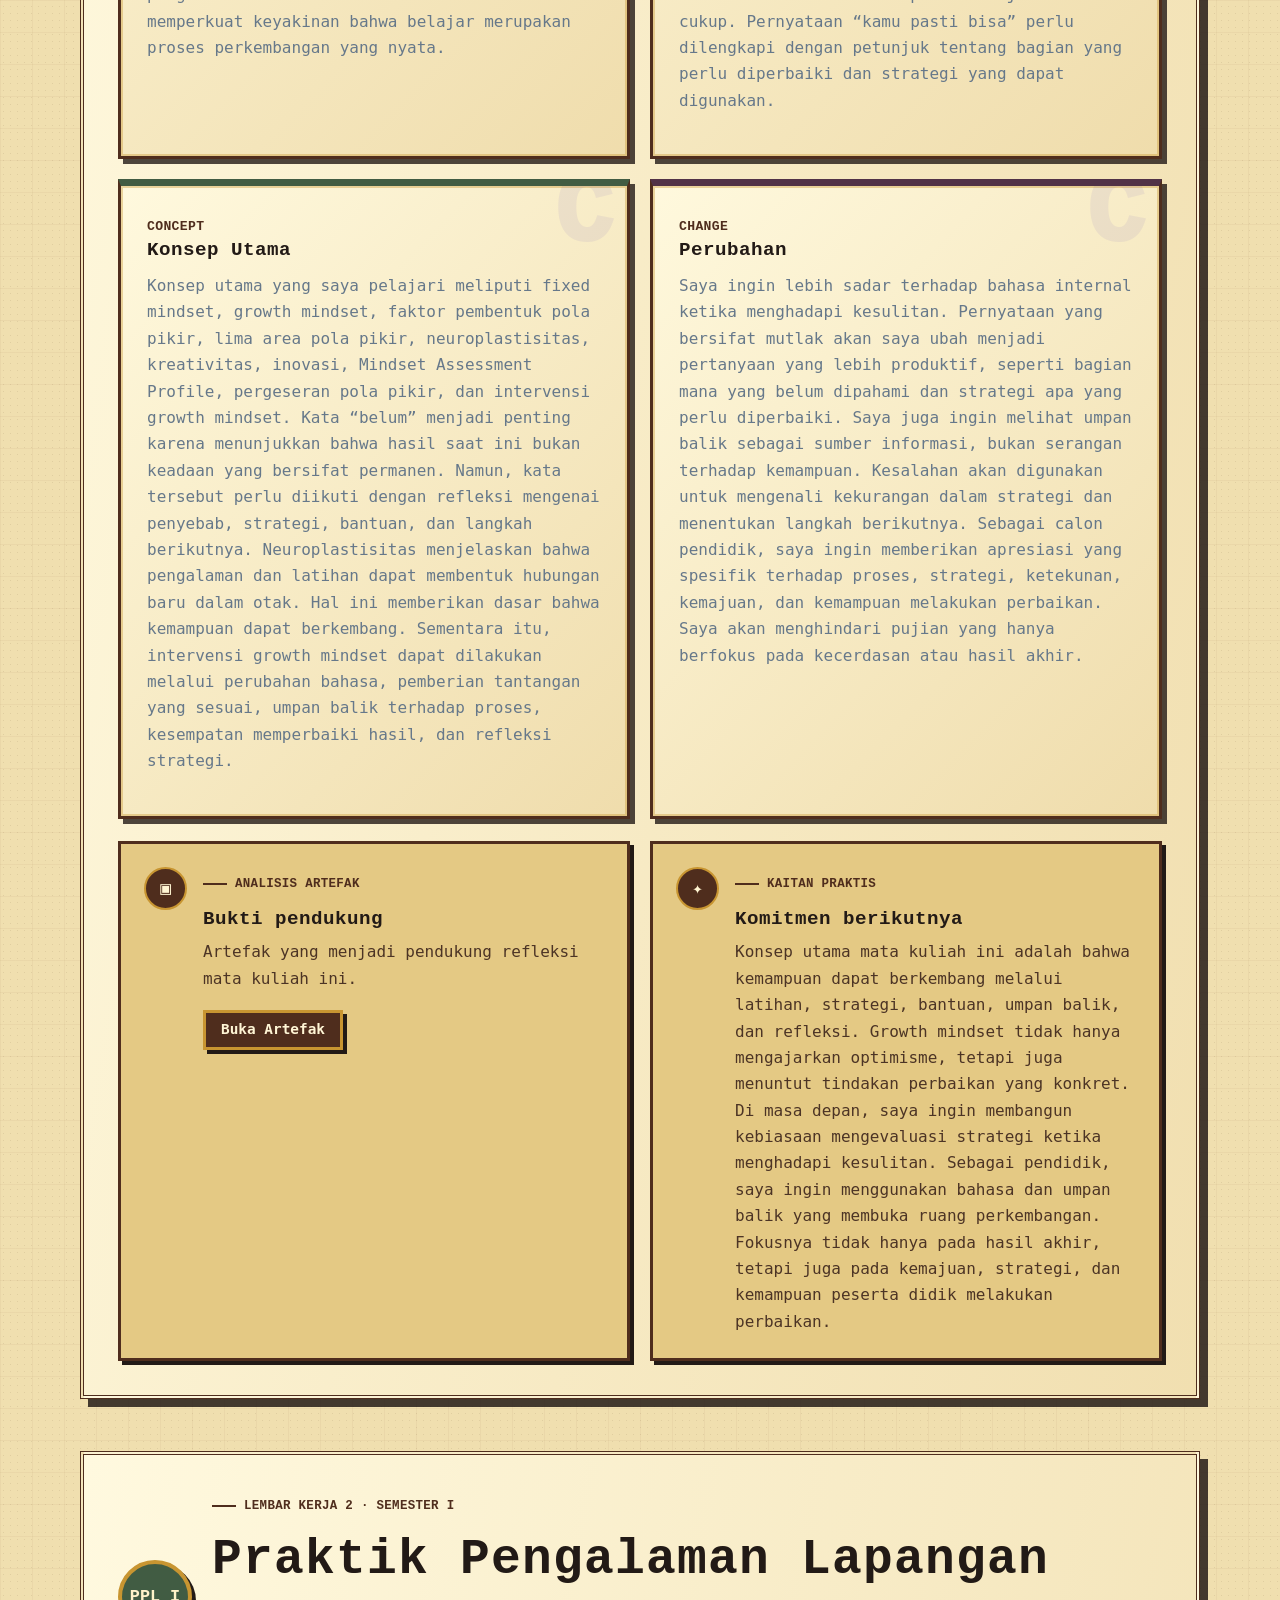
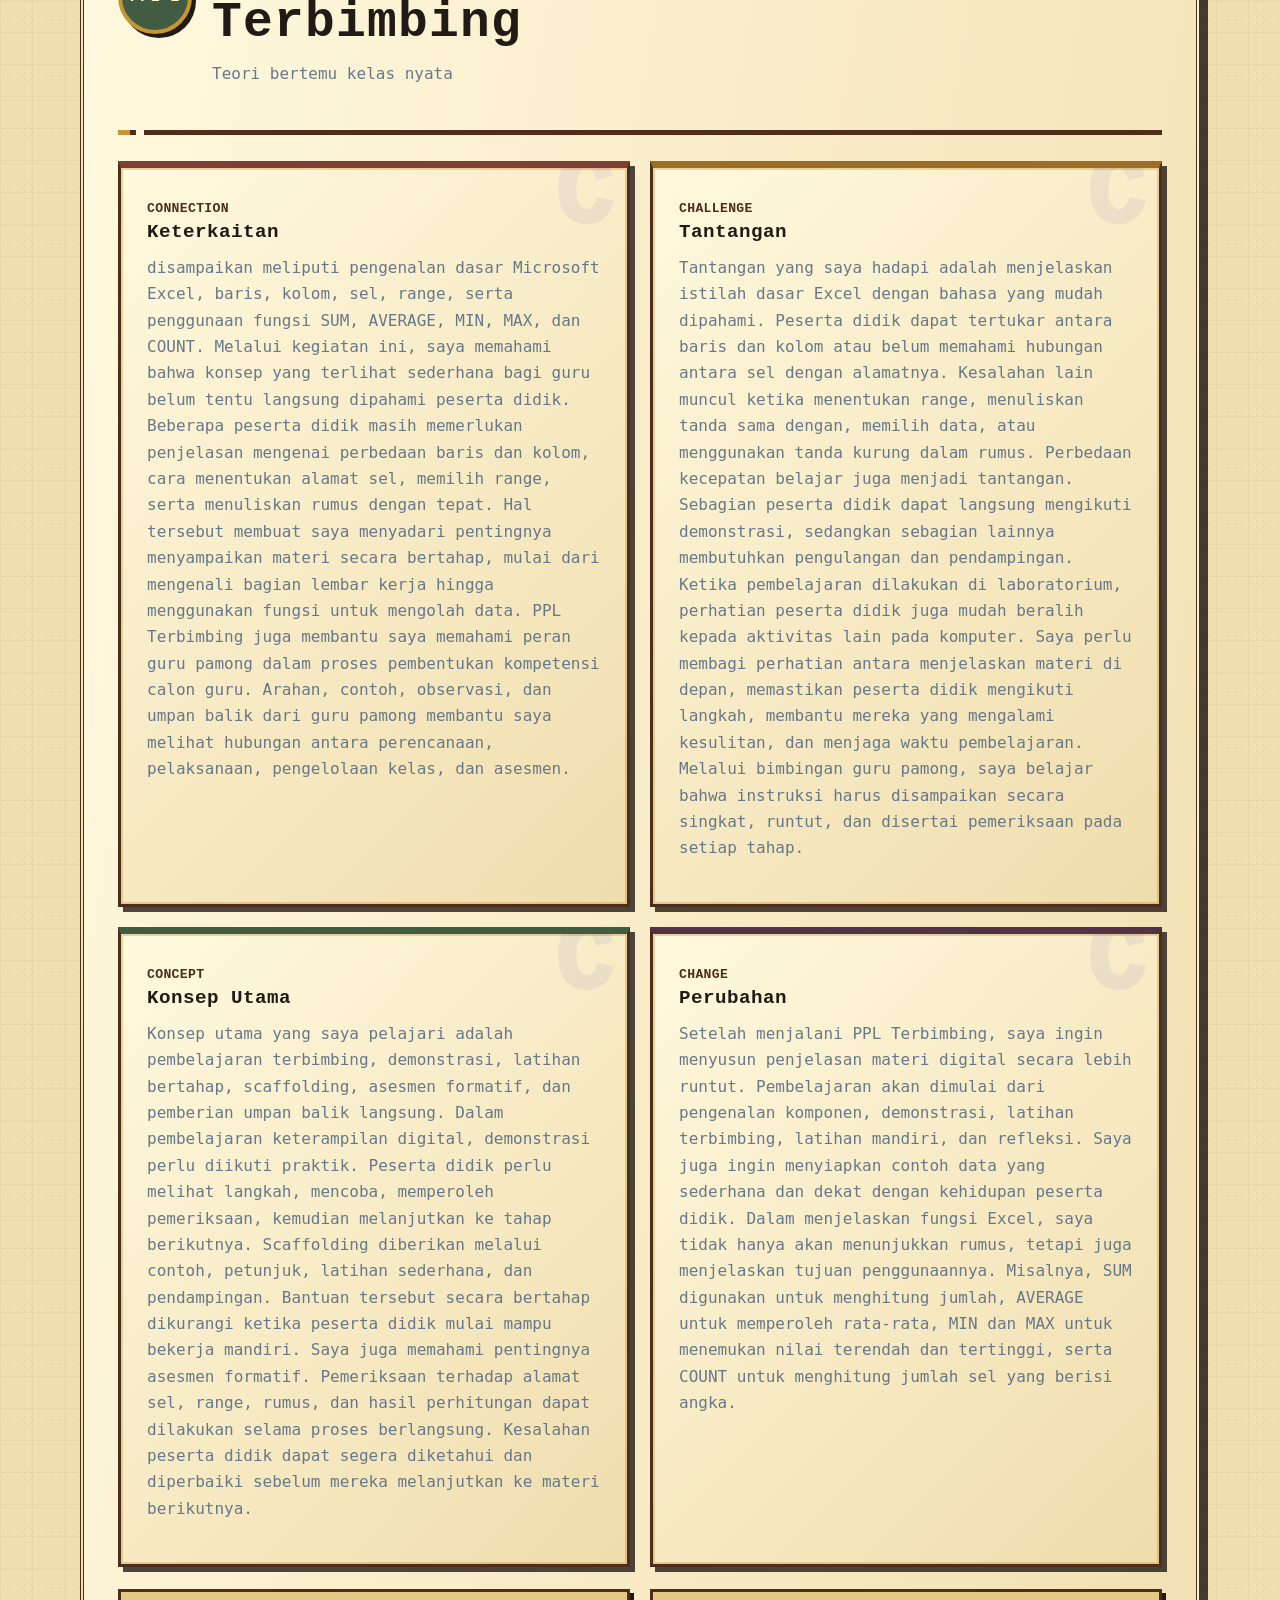
<file: refleksi.html>
<!doctype html>
<html lang="id">
<head>
  <meta charset="utf-8"><meta name="viewport" content="width=device-width, initial-scale=1"><meta name="description" content="LK 2 dan LK 3 refleksi pengalaman belajar PPG."><title>Jurnal Refleksi | E-Portofolio PPG</title>
  <link rel="stylesheet" href="assets/css/style.css"><script src="assets/js/app.js" defer></script><script src="assets/js/refleksi.js" defer></script>
</head>
<body class="retro-page rpg-page">
  <a class="skip-link" href="#main">Lewati ke konten</a><div class="page-transition entering" aria-hidden="true"><div class="transition-mark">✦</div></div>
  <header class="site-header"><nav class="container nav-wrap" aria-label="Navigasi utama"><a class="brand" href="index.html"><span class="brand-mark">EP</span><span>E-Portofolio</span></a><button class="menu-toggle" type="button" aria-label="Buka menu" aria-expanded="false"><span></span><span></span><span></span></button><ul class="nav-links"><li><a href="index.html">Beranda</a></li><li><a href="profil.html">Profil</a></li><li><a href="analisis.html">Analisis</a></li><li><a href="artefak.html">Artefak</a></li><li><a class="active" href="refleksi.html">Refleksi</a></li><li><a href="filosofi.html">Filosofi</a></li><li><a href="model-guru.html">Model Guru</a></li><li><a href="lampiran.html">Lampiran</a></li></ul></nav></header>
  <main id="main">
    <section class="page-hero rpg-hero"><div class="container" data-reveal><div class="breadcrumbs"><a href="index.html">Beranda</a><span>/</span><span>Jurnal Refleksi</span></div><span class="quest-label">✦ GUILD ARCHIVE · LK 2 &amp; LK 3</span><h1>Refleksi<br>Mata Kuliah PPG</h1><p class="lead">Refleksi setiap mata kuliah Semester I, Semester II, dan refleksi akhir perjalanan PPG.</p><div class="quest-meta"><span data-reflection-total>Memuat catatan perjalanan</span><span>•</span><span>4C · Artefak · Tindak lanjut</span></div></div></section>
    <section class="section reflection-method"><div class="container"><div class="section-heading" data-reveal><span class="eyebrow">METODOLOGI REFLEKSI</span><h2>Alur berpikir 4C</h2><p class="lead">Setiap pengalaman dibaca melalui empat tahapan yang saling berhubungan, dari keterkaitan awal hingga komitmen perubahan.</p></div><div class="grid-4"><article class="card" data-reveal><span class="feature-number">01</span><h3>Connection</h3><p class="muted">Menghubungkan materi perkuliahan dengan pengalaman nyata sebagai pendidik.</p></article><article class="card" data-reveal style="--delay:50ms"><span class="feature-number">02</span><h3>Challenge</h3><p class="muted">Menguji pemikiran awal melalui tantangan dan realitas pembelajaran.</p></article><article class="card" data-reveal style="--delay:100ms"><span class="feature-number">03</span><h3>Concept</h3><p class="muted">Menemukan prinsip dan konsep utama yang menjadi pegangan.</p></article><article class="card" data-reveal style="--delay:150ms"><span class="feature-number">04</span><h3>Change</h3><p class="muted">Merumuskan perubahan konkret untuk praktik berikutnya.</p></article></div></div></section>
    <section class="section reflection-hub"><div class="container"><div class="journal-intro" data-reveal><div class="journal-seal">LK</div><div><span class="eyebrow">EKSPLORASI BELAJAR</span><h2>Pilih semester dan mata kuliah</h2><p class="lead">Pilih semester yang ingin ditampilakn.</p></div></div><div class="chapter-tabs" role="tablist" aria-label="Kelompok refleksi"><button class="chapter-tab active" type="button" data-chapter="sem1" aria-selected="true">Semester I <span data-auto-count>0</span></button><button class="chapter-tab" type="button" data-chapter="sem2" aria-selected="false">Semester II <span data-auto-count>0</span></button><button class="chapter-tab" type="button" data-chapter="akhir" aria-selected="false">Penutup PPG <span>LK 3</span></button></div><div class="quest-board" id="questBoard" role="group" aria-label="Daftar refleksi"></div><p class="filter-status" id="filterStatus" aria-live="polite"></p></div></section>
    <section class="section journal-section"><div class="container"><div id="reflectionContent" aria-live="polite"></div></div></section>
  </main>
</body></html>
</file>
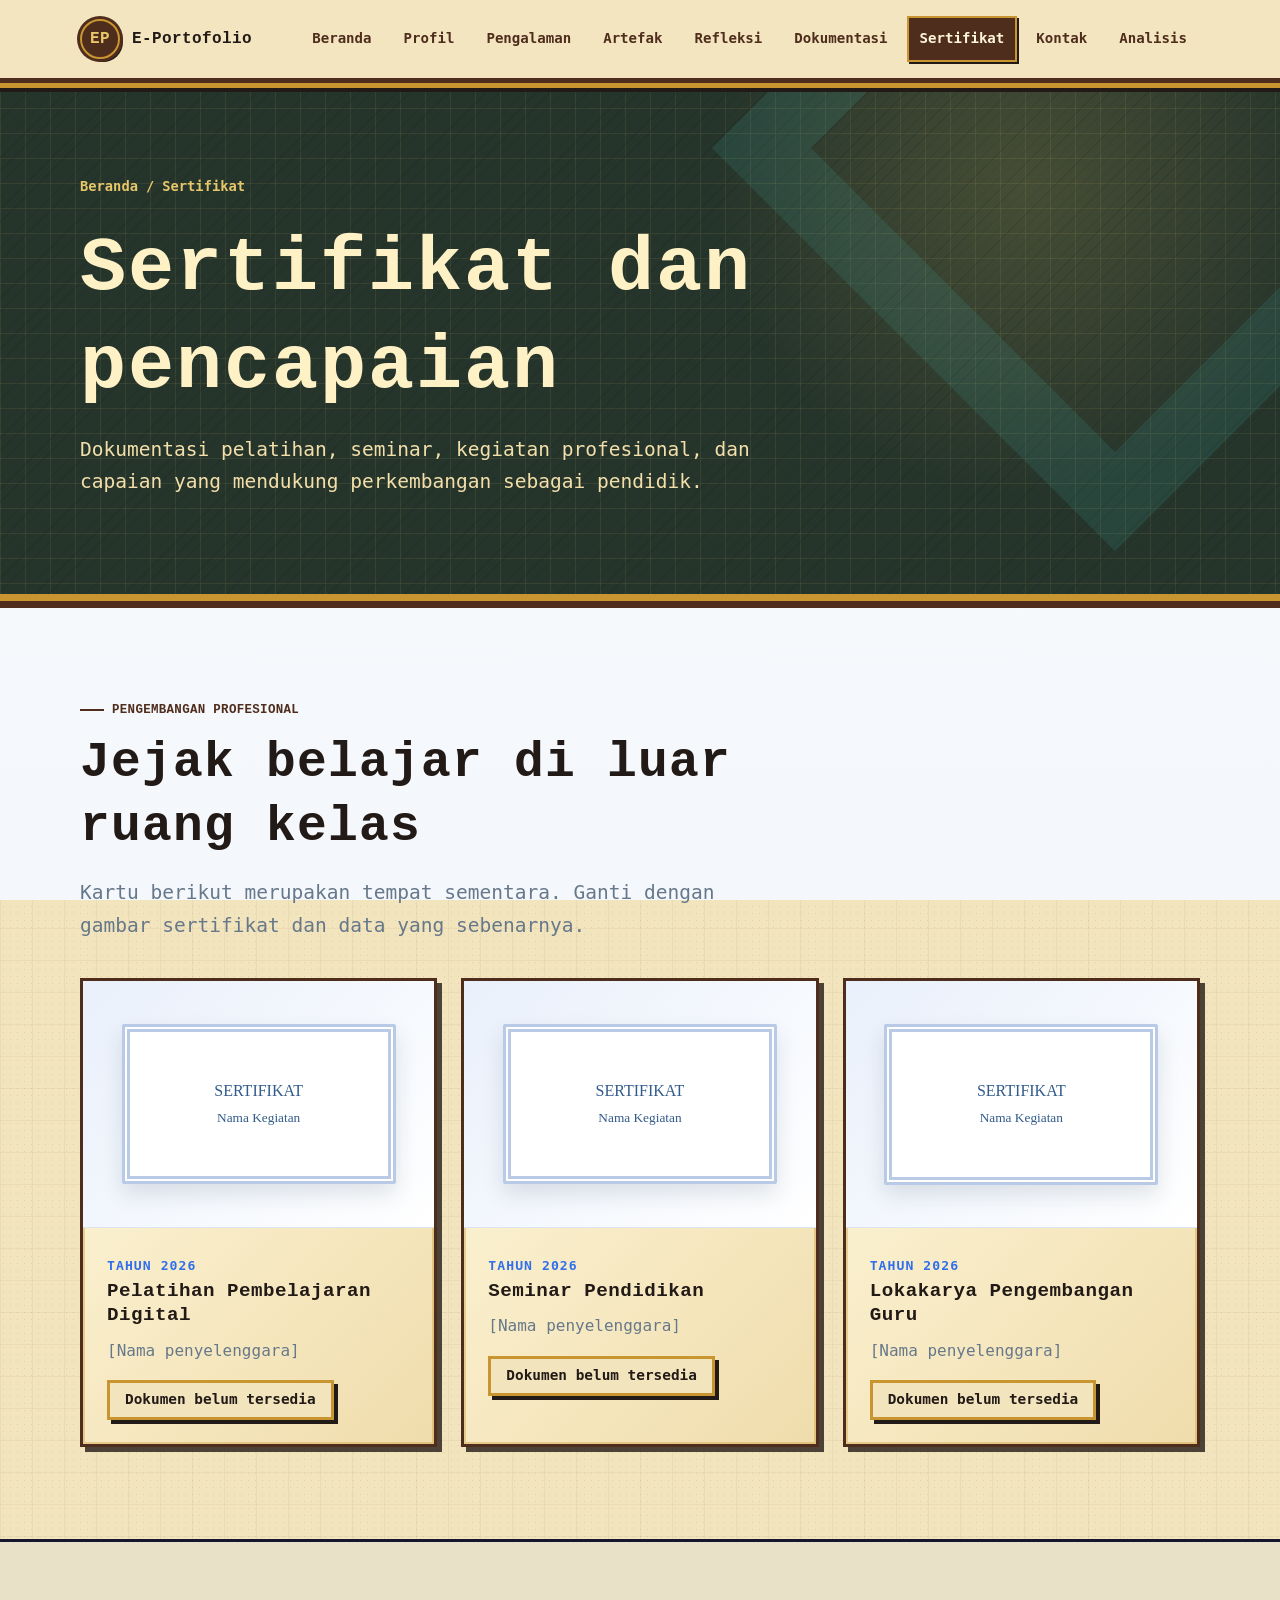
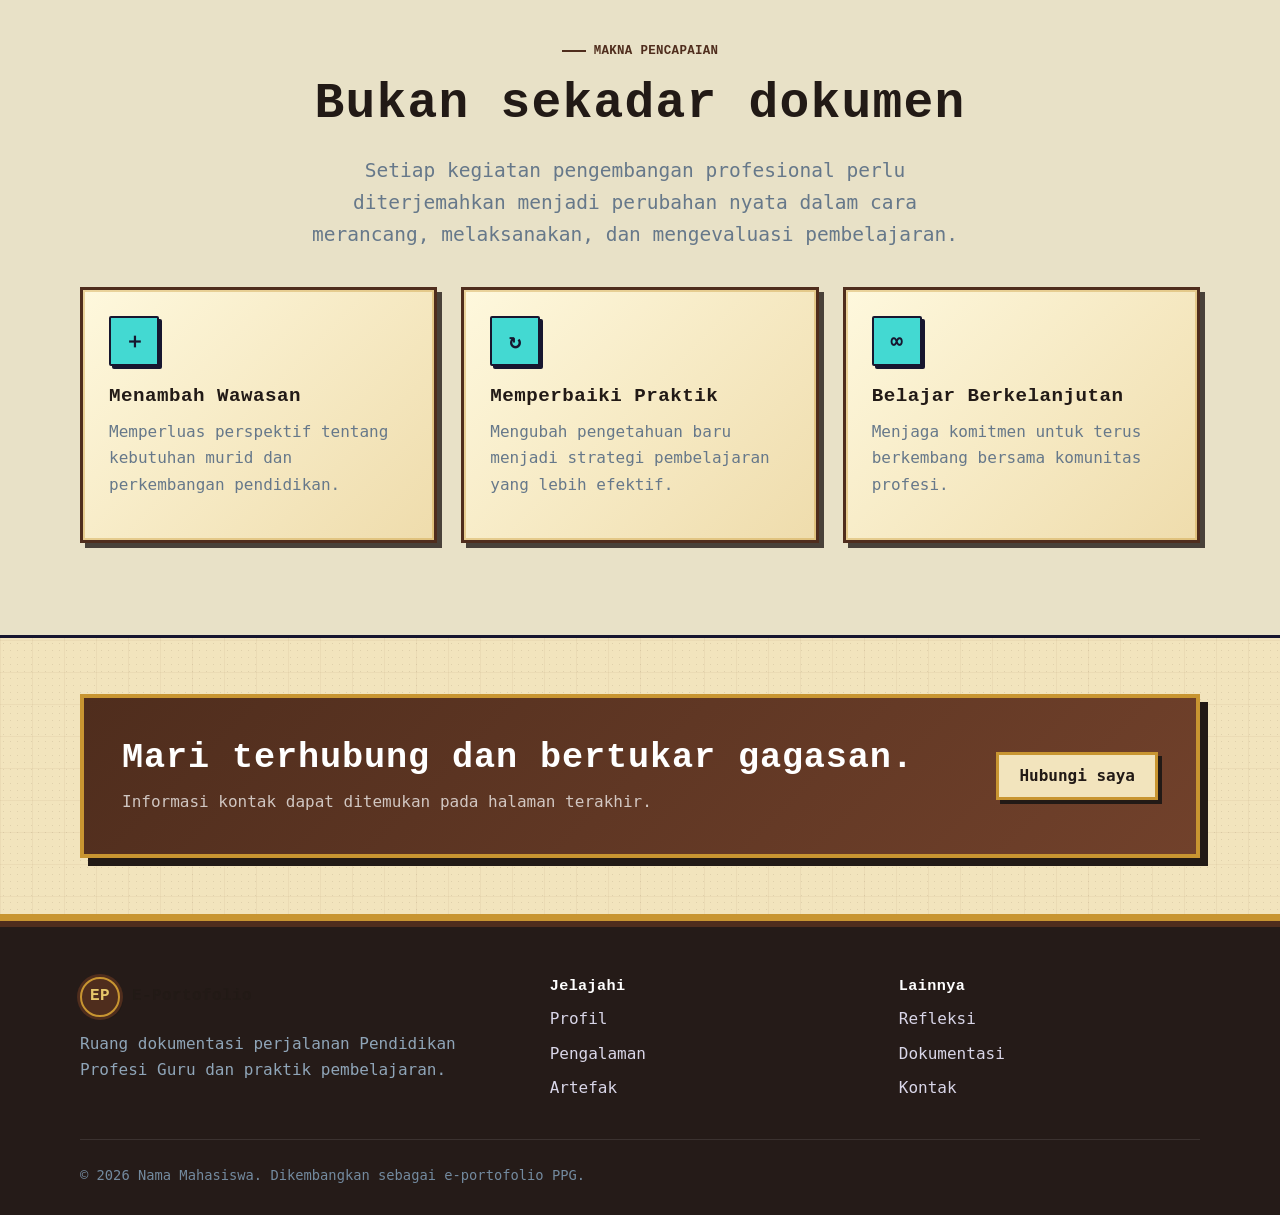
<file: sertifikat.html>
<!doctype html>
<html lang="id">
<head><meta charset="utf-8"><meta name="viewport" content="width=device-width, initial-scale=1"><meta name="description" content="Sertifikat dan prestasi dalam e-portofolio PPG."><title>Sertifikat | E-Portofolio PPG</title><link rel="stylesheet" href="assets/css/style.css"><script src="assets/js/app.js" defer></script></head>
<body class="retro-page">
  <a class="skip-link" href="#main">Lewati ke konten</a><div class="page-transition entering" aria-hidden="true"><div class="transition-mark">EP</div></div>
  <header class="site-header"><nav class="container nav-wrap" aria-label="Navigasi utama"><a class="brand" href="index.html"><span class="brand-mark">EP</span><span>E-Portofolio</span></a><button class="menu-toggle" type="button" aria-label="Buka menu" aria-expanded="false"><span></span><span></span><span></span></button><ul class="nav-links"><li><a href="index.html">Beranda</a></li><li><a href="profil.html">Profil</a></li><li><a href="pengalaman.html">Pengalaman</a></li><li><a href="artefak.html">Artefak</a></li><li><a href="refleksi.html">Refleksi</a></li><li><a href="dokumentasi.html">Dokumentasi</a></li><li><a class="active" href="sertifikat.html">Sertifikat</a></li><li><a href="kontak.html">Kontak</a></li></ul></nav></header>
  <main id="main">
    <section class="page-hero"><div class="container" data-reveal><div class="breadcrumbs"><a href="index.html">Beranda</a><span>/</span><span>Sertifikat</span></div><h1>Sertifikat dan pencapaian</h1><p class="lead">Dokumentasi pelatihan, seminar, kegiatan profesional, dan capaian yang mendukung perkembangan sebagai pendidik.</p></div></section>
    <section class="section"><div class="container"><div class="section-heading" data-reveal><span class="eyebrow">Pengembangan profesional</span><h2>Jejak belajar di luar ruang kelas</h2><p class="lead">Kartu berikut merupakan tempat sementara. Ganti dengan gambar sertifikat dan data yang sebenarnya.</p></div><div class="grid-3">
      <article class="card certificate-card" data-reveal><div class="certificate-preview"><div class="certificate-paper"><span>SERTIFIKAT<br><small>Nama Kegiatan</small></span></div></div><div class="certificate-content"><span class="timeline-meta">Tahun 2026</span><h3>Pelatihan Pembelajaran Digital</h3><p class="muted">[Nama penyelenggara]</p><span class="btn btn-secondary btn-small">Dokumen belum tersedia</span></div></article>
      <article class="card certificate-card" data-reveal style="--delay:80ms"><div class="certificate-preview"><div class="certificate-paper"><span>SERTIFIKAT<br><small>Nama Kegiatan</small></span></div></div><div class="certificate-content"><span class="timeline-meta">Tahun 2026</span><h3>Seminar Pendidikan</h3><p class="muted">[Nama penyelenggara]</p><span class="btn btn-secondary btn-small">Dokumen belum tersedia</span></div></article>
      <article class="card certificate-card" data-reveal style="--delay:160ms"><div class="certificate-preview"><div class="certificate-paper"><span>SERTIFIKAT<br><small>Nama Kegiatan</small></span></div></div><div class="certificate-content"><span class="timeline-meta">Tahun 2026</span><h3>Lokakarya Pengembangan Guru</h3><p class="muted">[Nama penyelenggara]</p><span class="btn btn-secondary btn-small">Dokumen belum tersedia</span></div></article>
    </div></div></section>
    <section class="section" style="background:#eef4fb"><div class="container"><div class="section-heading center" data-reveal><span class="eyebrow">Makna pencapaian</span><h2>Bukan sekadar dokumen</h2><p class="lead">Setiap kegiatan pengembangan profesional perlu diterjemahkan menjadi perubahan nyata dalam cara merancang, melaksanakan, dan mengevaluasi pembelajaran.</p></div><div class="grid-3"><article class="card" data-reveal><div class="icon-box">＋</div><h3>Menambah Wawasan</h3><p class="muted">Memperluas perspektif tentang kebutuhan murid dan perkembangan pendidikan.</p></article><article class="card" data-reveal style="--delay:80ms"><div class="icon-box">↻</div><h3>Memperbaiki Praktik</h3><p class="muted">Mengubah pengetahuan baru menjadi strategi pembelajaran yang lebih efektif.</p></article><article class="card" data-reveal style="--delay:160ms"><div class="icon-box">∞</div><h3>Belajar Berkelanjutan</h3><p class="muted">Menjaga komitmen untuk terus berkembang bersama komunitas profesi.</p></article></div></div></section>
    <section class="section-sm"><div class="container"><div class="cta" data-reveal><div><h2>Mari terhubung dan bertukar gagasan.</h2><p>Informasi kontak dapat ditemukan pada halaman terakhir.</p></div><a class="btn btn-secondary" href="kontak.html">Hubungi saya</a></div></div></section>
  </main>
  <footer class="site-footer"><div class="container"><div class="footer-grid"><div><a class="brand" href="index.html"><span class="brand-mark">EP</span><span>E-Portofolio</span></a><p>Ruang dokumentasi perjalanan Pendidikan Profesi Guru dan praktik pembelajaran.</p></div><div><h3>Jelajahi</h3><div class="footer-links"><a href="profil.html">Profil</a><a href="pengalaman.html">Pengalaman</a><a href="artefak.html">Artefak</a></div></div><div><h3>Lainnya</h3><div class="footer-links"><a href="refleksi.html">Refleksi</a><a href="dokumentasi.html">Dokumentasi</a><a href="kontak.html">Kontak</a></div></div></div><div class="copyright">© <span data-year></span> Nama Mahasiswa. Dikembangkan sebagai e-portofolio PPG.</div></div></footer>
</body></html>
</file>
<file: assets/css/style.css>
@font-face {
  font-family: "RetroBit";
  src: local("Press Start 2P"), local("Pixel Operator"), local("OCR A Extended"), local("Lucida Console"), local("Consolas");
  font-display: swap;
  font-style: normal;
  font-weight: 700 900;
}

:root {
  --navy: #102a43;
  --navy-2: #183b56;
  --blue: #2f6fed;
  --blue-soft: #eaf1ff;
  --sky: #72d4ef;
  --amber: #f5b642;
  --paper: #f7f9fc;
  --white: #ffffff;
  --ink: #16324f;
  --muted: #66788a;
  --line: #dce5ef;
  --success: #2c9b78;
  --shadow: 0 20px 60px rgba(16, 42, 67, .12);
  --shadow-sm: 0 10px 30px rgba(16, 42, 67, .09);
  --radius: 22px;
  --container: min(1120px, calc(100% - 40px));
}

* { box-sizing: border-box; }
html { scroll-behavior: smooth; }
body {
  margin: 0;
  color: var(--ink);
  background: var(--paper);
  font-family: Consolas, "Lucida Console", "DejaVu Sans Mono", monospace;
  line-height: 1.65;
  overflow-x: hidden;
}

body::before {
  content: "";
  position: fixed;
  inset: 0;
  pointer-events: none;
  z-index: -2;
  background:
    radial-gradient(circle at 10% 10%, rgba(114, 212, 239, .13), transparent 28%),
    radial-gradient(circle at 90% 20%, rgba(245, 182, 66, .10), transparent 28%),
    linear-gradient(180deg, #fbfdff 0%, #f4f7fb 100%);
}

img { display: block; max-width: 100%; }
a { color: inherit; text-decoration: none; }
button, input, textarea { font: inherit; }
button { cursor: pointer; }

.skip-link {
  position: fixed;
  left: 16px;
  top: -80px;
  z-index: 9999;
  padding: 10px 16px;
  color: white;
  background: var(--navy);
  border-radius: 10px;
  transition: top .2s ease;
}
.skip-link:focus { top: 16px; }

.container { width: var(--container); margin-inline: auto; }
.section { padding: 92px 0; }
.section-sm { padding: 56px 0; }
.section-heading { max-width: 690px; margin-bottom: 36px; }
.section-heading.center { margin-inline: auto; text-align: center; }
.eyebrow {
  display: inline-flex;
  align-items: center;
  gap: 8px;
  margin-bottom: 12px;
  color: var(--blue);
  font-size: .78rem;
  font-weight: 800;
  letter-spacing: .13em;
  text-transform: uppercase;
}
.eyebrow::before { content: ""; width: 24px; height: 2px; background: currentColor; }
h1, h2, h3, p { margin-top: 0; }
h1, h2, h3 { font-family: "RetroBit", "Lucida Console", Consolas, monospace; line-height: 1.28; letter-spacing: .01em; }
h1 { font-size: clamp(2.55rem, 7vw, 5.7rem); margin-bottom: 24px; }
h2 { font-size: clamp(1.85rem, 4vw, 3.1rem); margin-bottom: 18px; }
h3 { font-size: 1.2rem; margin-bottom: 10px; }
.lead { color: var(--muted); font-size: clamp(1.02rem, 2vw, 1.22rem); max-width: 680px; }
.muted { color: var(--muted); }

/* Navigation */
.site-header {
  position: sticky;
  top: 0;
  z-index: 1000;
  border-bottom: 1px solid transparent;
  transition: transform .32s cubic-bezier(.2,.75,.25,1), background .25s ease, border-color .25s ease, box-shadow .25s ease;
  will-change: transform;
}
.site-header.header-hidden { transform: translateY(calc(-100% - 12px)); }
.site-header.scrolled {
  background: rgba(255, 255, 255, .88);
  border-color: rgba(220, 229, 239, .9);
  box-shadow: 0 8px 28px rgba(16, 42, 67, .07);
  backdrop-filter: blur(16px);
}
.nav-wrap { min-height: 74px; display: flex; align-items: center; justify-content: space-between; gap: 24px; }
.brand { display: flex; align-items: center; gap: 12px; font-weight: 850; letter-spacing: -.02em; }
.brand-mark {
  width: 40px;
  height: 40px;
  display: grid;
  place-items: center;
  color: white;
  background: linear-gradient(145deg, var(--blue), var(--navy));
  border-radius: 13px 13px 13px 4px;
  box-shadow: 0 8px 18px rgba(47, 111, 237, .25);
}
.nav-links { display: flex; align-items: center; gap: 6px; margin: 0; padding: 0; list-style: none; }
.nav-links a { display: block; padding: 9px 11px; color: #53687c; font-size: .88rem; font-weight: 700; border-radius: 10px; }
.nav-links a:hover, .nav-links a.active { color: var(--blue); background: var(--blue-soft); }
.menu-toggle { display: none; width: 44px; height: 44px; border: 0; color: var(--ink); background: white; border-radius: 12px; box-shadow: var(--shadow-sm); }
.menu-toggle span { display: block; width: 20px; height: 2px; margin: 4px auto; background: currentColor; transition: .2s; }

/* Buttons */
.actions { display: flex; flex-wrap: wrap; gap: 12px; margin-top: 28px; }
.btn {
  display: inline-flex;
  align-items: center;
  justify-content: center;
  gap: 10px;
  min-height: 48px;
  padding: 0 20px;
  border: 1px solid transparent;
  border-radius: 14px;
  font-weight: 800;
  transition: transform .2s ease, box-shadow .2s ease, background .2s ease;
}
.btn:hover { transform: translateY(-2px); }
.btn-primary { color: white; background: var(--blue); box-shadow: 0 12px 24px rgba(47, 111, 237, .22); }
.btn-primary:hover { background: #245fd1; }
.btn-secondary { color: var(--navy); background: white; border-color: var(--line); }
.btn-small { min-height: 40px; padding-inline: 15px; border-radius: 11px; font-size: .9rem; }

/* Hero */
.hero { min-height: calc(100vh - 74px); display: grid; align-items: center; padding: 70px 0 80px; }
.hero-grid { display: grid; grid-template-columns: 1.15fr .85fr; align-items: center; gap: 70px; }
.hero h1 span { color: var(--blue); }
.hero-kicker { display: inline-flex; align-items: center; gap: 8px; padding: 8px 12px; margin-bottom: 20px; color: var(--blue); background: var(--blue-soft); border: 1px solid #d5e3ff; border-radius: 999px; font-size: .82rem; font-weight: 800; }
.status-dot { width: 8px; height: 8px; background: var(--success); border-radius: 50%; box-shadow: 0 0 0 5px rgba(44, 155, 120, .12); }
.hero-visual { position: relative; min-height: 480px; }
.portrait-card {
  position: absolute;
  inset: 20px 24px 28px 44px;
  overflow: hidden;
  color: white;
  background: linear-gradient(155deg, #2f6fed 0%, #173d73 62%, #102a43 100%);
  border: 1px solid rgba(255, 255, 255, .15);
  border-radius: 34px;
  box-shadow: var(--shadow);
}
.portrait-card::before, .portrait-card::after { content: ""; position: absolute; border-radius: 50%; }
.portrait-card::before { width: 290px; height: 290px; top: -90px; right: -90px; background: rgba(114, 212, 239, .22); }
.portrait-card::after { width: 220px; height: 220px; left: -80px; bottom: -80px; background: rgba(245, 182, 66, .20); }
.portrait-placeholder { position: absolute; inset: 0; display: grid; place-items: center; }
.hero-profile-image { width: 100%; height: 100%; object-fit: cover; object-position: center 24%; }
.portrait-initials { width: 174px; height: 174px; display: grid; place-items: center; font-size: 4rem; font-weight: 900; border: 2px solid rgba(255, 255, 255, .35); border-radius: 50%; background: rgba(255, 255, 255, .12); backdrop-filter: blur(8px); }
.portrait-caption { position: absolute; left: 28px; right: 28px; bottom: 24px; z-index: 2; padding: 18px; background: rgba(9, 30, 51, .56); border: 1px solid rgba(255, 255, 255, .16); border-radius: 18px; backdrop-filter: blur(10px); }
.portrait-caption strong { display: block; font-size: 1.06rem; }
.portrait-caption span { color: rgba(255,255,255,.72); font-size: .9rem; }
.floating-note { position: absolute; z-index: 3; padding: 13px 16px; background: white; border-radius: 14px; box-shadow: var(--shadow-sm); font-size: .88rem; font-weight: 800; animation: float 4s ease-in-out infinite; }
.note-one { top: 0; right: 0; color: #0b2135;}
.note-two { left: 0; bottom: 0; animation-delay: -2s; color:#0b2135;}
@keyframes float { 50% { transform: translateY(-9px); } }

/* Page headers */
.page-hero { position: relative; overflow: hidden; padding: 92px 0 76px; color: white; background: linear-gradient(135deg, var(--navy) 0%, #204d87 64%, #2f6fed 100%); }
.page-hero::after { content: ""; position: absolute; width: 430px; height: 430px; right: -120px; top: -220px; border: 70px solid rgba(255,255,255,.06); border-radius: 50%; }
.page-hero .container { position: relative; z-index: 1; }
.page-hero h1 { max-width: 850px; font-size: clamp(2.5rem, 6vw, 4.8rem); margin-bottom: 18px; }
.page-hero .lead { color: rgba(255,255,255,.76); }
.breadcrumbs { display: flex; flex-wrap: wrap; gap: 8px; margin-bottom: 22px; color: rgba(255,255,255,.72); font-size: .86rem; font-weight: 700; }
.breadcrumbs a:hover { color: white; }

/* Cards and grids */
.grid-2 { display: grid; grid-template-columns: repeat(2, minmax(0,1fr)); gap: 24px; }
.grid-3 { display: grid; grid-template-columns: repeat(3, minmax(0,1fr)); gap: 24px; }
.grid-4 { display: grid; grid-template-columns: repeat(4, minmax(0,1fr)); gap: 20px; }
.card { padding: 26px; background: rgba(255,255,255,.88); border: 1px solid rgba(220,229,239,.9); border-radius: var(--radius); box-shadow: var(--shadow-sm); }
.card.hover-lift { transition: transform .25s ease, box-shadow .25s ease, border-color .25s ease; }
.card.hover-lift:hover { transform: translateY(-7px); border-color: #bfd2fa; box-shadow: var(--shadow); }
.icon-box { width: 50px; height: 50px; display: grid; place-items: center; margin-bottom: 18px; color: var(--blue); background: var(--blue-soft); border-radius: 15px; font-size: 1.3rem; font-weight: 900; }
.stats { display: grid; grid-template-columns: repeat(3, 1fr); gap: 16px; margin-top: 34px; }
.stat { padding: 18px; background: white; border: 1px solid var(--line); border-radius: 16px; }
.stat strong { display: block; color: var(--blue); font-size: 1.7rem; line-height: 1; }
.stat span { color: var(--muted); font-size: .82rem; }
.tag-list { display: flex; flex-wrap: wrap; gap: 8px; }
.tag { display: inline-flex; padding: 6px 10px; color: #315b8a; background: #eef4ff; border-radius: 999px; font-size: .78rem; font-weight: 750; }

/* Home */
.feature-number { color: var(--amber); font-size: .82rem; font-weight: 900; letter-spacing: .12em; }
.quote-panel { position: relative; overflow: hidden; padding: 48px; color: white; background: linear-gradient(135deg, var(--navy), #214f8a); border-radius: 30px; box-shadow: var(--shadow); }
.quote-panel blockquote { max-width: 800px; margin: 0; font-size: clamp(1.35rem, 3vw, 2.15rem); font-weight: 750; line-height: 1.35; }
.quote-panel p { margin: 18px 0 0; color: rgba(255,255,255,.68); }

/* Profile */
.profile-layout { display: grid; grid-template-columns: .72fr 1.28fr; gap: 36px; align-items: start; }
.profile-photo { min-height: 440px; display: grid; place-items: center; color: white; background: linear-gradient(145deg, var(--blue), var(--navy)); border-radius: 28px; box-shadow: var(--shadow); }
.profile-photo span { width: 160px; height: 160px; display: grid; place-items: center; border: 2px solid rgba(255,255,255,.4); border-radius: 50%; font-size: 3.8rem; font-weight: 900; }
.info-list { display: grid; gap: 0; margin: 0; }
.info-row { display: grid; grid-template-columns: 155px 1fr; gap: 18px; padding: 15px 0; border-bottom: 1px solid var(--line); }
.info-row dt { color: var(--muted); font-weight: 700; }
.info-row dd { margin: 0; font-weight: 750; }
.skill { margin-bottom: 18px; }
.skill-head { display: flex; justify-content: space-between; margin-bottom: 7px; font-size: .9rem; font-weight: 750; }
.skill-bar { height: 9px; overflow: hidden; background: #e8eef5; border-radius: 20px; }
.skill-bar span { display: block; width: var(--level); height: 100%; background: linear-gradient(90deg, var(--blue), var(--sky)); border-radius: inherit; transform-origin: left; }

/* Timeline */
.timeline { position: relative; max-width: 840px; margin-inline: auto; }
.timeline::before { content: ""; position: absolute; left: 18px; top: 8px; bottom: 8px; width: 2px; background: var(--line); }
.timeline-item { position: relative; padding-left: 58px; margin-bottom: 28px; }
.timeline-dot { position: absolute; left: 7px; top: 18px; width: 24px; height: 24px; background: white; border: 6px solid var(--blue); border-radius: 50%; box-shadow: 0 0 0 5px var(--blue-soft); }
.timeline-meta { color: var(--blue); font-size: .82rem; font-weight: 850; text-transform: uppercase; letter-spacing: .08em; }
.role-grid { display: grid; grid-template-columns: repeat(4,1fr); gap: 16px; margin-top: 22px; }
.role { padding: 16px; background: #f3f7ff; border-radius: 14px; font-size: .9rem; }

/* Artifacts */
.filter-bar { display: flex; flex-wrap: wrap; gap: 9px; margin-bottom: 28px; }
.filter-btn { padding: 9px 15px; color: var(--muted); background: white; border: 1px solid var(--line); border-radius: 999px; font-weight: 750; }
.filter-btn:hover, .filter-btn.active { color: white; background: var(--blue); border-color: var(--blue); }
.artifact-card { display: flex; flex-direction: column; }
.artifact-cover { position: relative; min-height: 170px; display: grid; place-items: center; margin: -26px -26px 22px; overflow: hidden; color: white; background: linear-gradient(145deg, #2f6fed, #102a43); border-radius: var(--radius) var(--radius) 0 0; }
.artifact-cover::after { content: ""; position: absolute; width: 120px; height: 120px; right: -32px; bottom: -45px; border: 28px solid rgba(255,255,255,.10); border-radius: 50%; }
.artifact-cover span { font-size: 2.1rem; font-weight: 900; opacity: .9; }
.artifact-card .actions { margin-top: auto; padding-top: 16px; }
.artifact-card.is-hidden { display: none; }

/* Reflection */
.reflection-block { padding: 32px; border-left: 5px solid var(--blue); }
.reflection-number { display: block; margin-bottom: 12px; color: var(--blue); font-size: 2rem; font-weight: 900; }
.growth-map { display: grid; grid-template-columns: repeat(3,1fr); gap: 18px; }
.growth-step { position: relative; padding: 24px; background: white; border: 1px solid var(--line); border-radius: 18px; }
.growth-step:not(:last-child)::after { content: "→"; position: absolute; right: -16px; top: 50%; z-index: 2; width: 32px; height: 32px; display: grid; place-items: center; color: var(--blue); background: white; border: 1px solid var(--line); border-radius: 50%; transform: translateY(-50%); }

/* Semester reflection selector — retro pixel edition */
.retro-page {
  --retro-ink: #17162f;
  --retro-purple: #5b3fc0;
  --retro-cyan: #43d9d2;
  --retro-pink: #ff6fae;
  --retro-yellow: #ffd166;
  background-color: #f6f1df;
  background-image:
    linear-gradient(rgba(23,22,47,.045) 1px, transparent 1px),
    linear-gradient(90deg, rgba(23,22,47,.045) 1px, transparent 1px);
  background-size: 18px 18px;
}
.retro-page h1, .retro-page h2, .retro-page h3, .retro-page .brand,
.retro-page .feature-number, .retro-page .eyebrow, .retro-page button {
  font-family: "RetroBit", "Lucida Console", Consolas, monospace;
}
.retro-page .page-hero {
  background: var(--retro-ink);
  border-bottom: 8px solid var(--retro-cyan);
  box-shadow: 0 8px 0 var(--retro-pink);
}
.retro-page .page-hero::before {
  content: "";
  position: absolute;
  inset: 0;
  background: repeating-linear-gradient(0deg, transparent 0 5px, rgba(255,255,255,.035) 5px 6px);
  pointer-events: none;
}
.retro-page .page-hero::after { border-radius: 0; border-color: rgba(67,217,210,.1); transform: rotate(45deg); }
.retro-page .brand-mark, .retro-page .btn, .retro-page .cta { border-radius: 2px; }
.retro-page .brand-mark { color: var(--retro-ink); background: var(--retro-yellow); border: 2px solid var(--retro-ink); box-shadow: 4px 4px 0 var(--retro-pink); }
.retro-page .btn { border: 3px solid var(--retro-ink); box-shadow: 5px 5px 0 var(--retro-ink); }
.retro-page .btn:hover { transform: translate(3px,3px); box-shadow: 2px 2px 0 var(--retro-ink); }
.retro-page .cta { background: var(--retro-purple); border: 4px solid var(--retro-ink); box-shadow: 8px 8px 0 var(--retro-cyan); }
.retro-page .site-header.scrolled { background: rgba(246,241,223,.94); border-bottom: 3px solid var(--retro-ink); box-shadow: 0 5px 0 var(--retro-yellow); }
.retro-page .site-header { background: rgba(246,241,223,.96); border-bottom: 3px solid var(--retro-ink); }
.retro-page .nav-wrap { min-height: 78px; }
.retro-page .nav-links a { color: var(--retro-ink); border: 2px solid transparent; border-radius: 2px; }
.retro-page .nav-links a:hover, .retro-page .nav-links a.active { color: var(--retro-ink); background: var(--retro-yellow); border-color: var(--retro-ink); box-shadow: 3px 3px 0 var(--retro-pink); }
.retro-page .menu-toggle { color: var(--retro-ink); border: 3px solid var(--retro-ink); border-radius: 2px; box-shadow: 4px 4px 0 var(--retro-cyan); }
.retro-page .hero { position: relative; color: white; background-color: var(--retro-ink); background-image: linear-gradient(rgba(67,217,210,.08) 1px,transparent 1px),linear-gradient(90deg,rgba(67,217,210,.08) 1px,transparent 1px); background-size: 24px 24px; border-bottom: 8px solid var(--retro-cyan); box-shadow: 0 8px 0 var(--retro-pink); }
.retro-page .hero::after { content: ""; position: absolute; inset: 0; background: repeating-linear-gradient(0deg,transparent 0 5px,rgba(255,255,255,.025) 5px 6px); pointer-events: none; }
.retro-page .hero .container { position: relative; z-index: 1; }
.retro-page .hero .lead, .retro-page .hero .stat span { color: rgba(255,255,255,.72); }
.retro-page .hero-kicker { color: var(--retro-ink); background: var(--retro-yellow); border: 3px solid var(--retro-ink); border-radius: 2px; box-shadow: 4px 4px 0 var(--retro-pink); }
.retro-page .portrait-card, .retro-page .portrait-caption, .retro-page .floating-note { border-radius: 2px; border: 4px solid var(--retro-ink); box-shadow: 8px 8px 0 var(--retro-cyan); }
.retro-page .portrait-card { background: linear-gradient(135deg,var(--retro-purple),var(--retro-ink)); }
.retro-page .portrait-initials { border-radius: 2px; border: 4px solid var(--retro-yellow); }
.retro-page .stat { color: var(--retro-ink); background: #fffdf5; border: 3px solid var(--retro-ink); border-radius: 2px; box-shadow: 4px 4px 0 var(--retro-pink); }
.retro-page .icon-box, .retro-page .tag, .retro-page .role { border-radius: 2px; border: 2px solid var(--retro-ink); }
.retro-page .icon-box { color: var(--retro-ink); background: var(--retro-cyan); box-shadow: 3px 3px 0 var(--retro-ink); }
.retro-page .tag { color: var(--retro-ink); background: var(--retro-yellow); }
.retro-page main > .section[style*="background"] { background: #e8e1c7 !important; border-block: 3px solid var(--retro-ink); }
.retro-page .quote-panel { border: 4px solid var(--retro-ink); border-radius: 2px; background: var(--retro-purple); box-shadow: 8px 8px 0 var(--retro-cyan); }
.retro-page .profile-photo { border: 4px solid var(--retro-ink); border-radius: 2px; background: var(--retro-purple); box-shadow: 8px 8px 0 var(--retro-pink); }
.retro-page .profile-photo span { border-radius: 2px; border: 4px solid var(--retro-yellow); }
.retro-page .timeline::before { width: 4px; background: var(--retro-ink); }
.retro-page .timeline-dot { border-radius: 2px; border-color: var(--retro-purple); box-shadow: 4px 4px 0 var(--retro-cyan); }
.retro-page .artifact-cover, .retro-page .certificate-card, .retro-page .certificate-paper, .retro-page .gallery-item, .retro-page .lightbox img, .retro-page .contact-item, .retro-page input, .retro-page textarea { border-radius: 2px; }
.retro-page .artifact-cover { border-bottom: 4px solid var(--retro-ink); }
.retro-page .gallery-item { border: 4px solid var(--retro-ink); box-shadow: 7px 7px 0 var(--retro-purple); }
.retro-page .filter-btn { color: var(--retro-ink); background: #fffdf5; border: 3px solid var(--retro-ink); border-radius: 2px; box-shadow: 3px 3px 0 var(--retro-ink); }
.retro-page .filter-btn:hover, .retro-page .filter-btn.active { color: white; background: var(--retro-purple); border-color: var(--retro-ink); }
.retro-page .site-footer { color: #d9d6e8; background: var(--retro-ink); border-top: 8px solid var(--retro-cyan); box-shadow: inset 0 8px 0 var(--retro-pink); }
.retro-page .card { border: 3px solid var(--retro-ink); border-radius: 4px; box-shadow: 7px 7px 0 var(--retro-ink); }
.retro-page .eyebrow { color: var(--retro-purple); }
.retro-page .course-picker-heading { margin-bottom: 22px; }
.course-filter-grid { display: grid; grid-template-columns: repeat(3,minmax(0,1fr)); gap: 18px; margin-bottom: 32px; }
.course-filter-card {
  position: relative;
  min-height: 150px;
  padding: 20px;
  color: var(--retro-ink);
  background: #fffdf5;
  border: 3px solid var(--retro-ink);
  border-radius: 3px;
  box-shadow: 7px 7px 0 var(--retro-ink);
  text-align: left;
  transition: transform .14s steps(2,end), box-shadow .14s steps(2,end), background .14s steps(2,end);
}
.course-filter-card::after {
  content: "";
  position: absolute;
  right: 12px;
  top: 12px;
  width: 12px;
  height: 12px;
  background: var(--retro-pink);
  box-shadow: -12px 12px 0 var(--retro-yellow), 0 24px 0 var(--retro-cyan);
}
.course-filter-card:hover { transform: translate(3px,3px); box-shadow: 4px 4px 0 var(--retro-ink); background: #fff8d8; }
.course-filter-card.active, .course-filter-card[aria-pressed="true"] { color: white; background: var(--retro-purple); box-shadow: 7px 7px 0 var(--retro-cyan); }
.course-filter-card:focus-visible { outline: 4px solid var(--retro-yellow); outline-offset: 5px; }
.course-filter-card .course-mini-code { display: inline-block; margin-bottom: 24px; padding: 5px 8px; color: var(--retro-ink); background: var(--retro-yellow); border: 2px solid var(--retro-ink); font-size: .75rem; font-weight: 900; }
.course-filter-card strong { display: block; max-width: 85%; font-size: .95rem; line-height: 1.3; }
.course-filter-card small { display: block; margin-top: 8px; color: #655f73; font-family: Inter,ui-sans-serif,system-ui,sans-serif; }
.course-filter-card.active small { color: rgba(255,255,255,.78); }
.filter-status { width: fit-content; margin: 0 0 28px auto; padding: 8px 12px; color: var(--retro-ink); background: var(--retro-cyan); border: 2px solid var(--retro-ink); box-shadow: 4px 4px 0 var(--retro-ink); font-family: "Courier New",monospace; font-size: .8rem; font-weight: 900; }
.reflection-course { animation: courseIn .34s steps(5,end); scroll-margin-top: 100px; }
.reflection-course[hidden] { display: none !important; }
@keyframes courseIn { from { opacity: 0; transform: translateY(18px); clip-path: inset(0 0 100% 0); } to { opacity: 1; transform: none; clip-path: inset(0); } }
.course-heading { display: grid; grid-template-columns: auto 1fr; gap: 20px; align-items: center; margin-bottom: 26px; }
.course-code { width: 74px; height: 74px; display: grid; place-items: center; color: var(--retro-ink); background: var(--retro-yellow); border: 4px solid var(--retro-ink); border-radius: 2px; box-shadow: 6px 6px 0 var(--retro-pink); font-family: "Courier New",monospace; font-size: 1.05rem; font-weight: 900; }
.course-heading h2 { margin-bottom: 6px; }
.four-c-grid { display: grid; grid-template-columns: repeat(2,minmax(0,1fr)); gap: 20px; }
.four-c-card { position: relative; overflow: hidden; }
.four-c-card::before { content: attr(data-letter); position: absolute; right: 15px; top: -18px; color: rgba(91,63,192,.08); font-family: "Courier New",monospace; font-size: 6rem; font-weight: 950; line-height: 1; }
.four-c-card > * { position: relative; z-index: 1; }
.retro-page .four-c-card:nth-child(1) { border-top-color: var(--retro-pink); }
.retro-page .four-c-card:nth-child(2) { border-top-color: var(--retro-cyan); }
.retro-page .four-c-card:nth-child(3) { border-top-color: var(--retro-yellow); }
.retro-page .four-c-card:nth-child(4) { border-top-color: var(--retro-purple); }
.reflection-note { margin-top: 28px; padding: 20px 22px; color: var(--retro-ink); background: #fff8d8; border: 3px dashed var(--retro-purple); border-radius: 2px; }
.selector-help { margin-bottom: 24px; color: var(--muted); font-size: .88rem; }

/* Gallery */
.gallery { columns: 3 280px; column-gap: 20px; }
.gallery-item { position: relative; margin: 0 0 20px; break-inside: avoid; overflow: hidden; background: #dce7f4; border-radius: 20px; box-shadow: var(--shadow-sm); cursor: zoom-in; }
.gallery-item img { width: 100%; min-height: 220px; object-fit: cover; transition: transform .45s ease, filter .45s ease; }
.gallery-item:hover img { transform: scale(1.035); filter: brightness(.8); }
.gallery-caption { position: absolute; inset: auto 0 0; padding: 36px 18px 16px; color: white; background: linear-gradient(transparent, rgba(8,27,45,.84)); transform: translateY(12px); opacity: 0; transition: .3s ease; }
.gallery-item:hover .gallery-caption { transform: none; opacity: 1; }
.lightbox { position: fixed; inset: 0; z-index: 2000; display: grid; place-items: center; padding: 24px; background: rgba(5,18,31,.9); opacity: 0; visibility: hidden; transition: .25s ease; }
.lightbox.open { opacity: 1; visibility: visible; }
.lightbox img { max-width: min(1000px, 92vw); max-height: 82vh; border-radius: 16px; }
.lightbox-close { position: absolute; top: 22px; right: 22px; width: 46px; height: 46px; color: white; background: rgba(255,255,255,.12); border: 1px solid rgba(255,255,255,.22); border-radius: 50%; font-size: 1.4rem; }

/* Certificates */
.certificate-card { padding: 0; overflow: hidden; }
.certificate-preview { aspect-ratio: 1.42; display: grid; place-items: center; padding: 20px; background: linear-gradient(135deg, #e9f0fb, white); border-bottom: 1px solid var(--line); }
.certificate-paper { width: 88%; height: 78%; display: grid; place-items: center; color: #315b8a; background: #fff; border: 8px double #b8cae6; box-shadow: 0 10px 22px rgba(16,42,67,.12); font-family: Georgia, serif; text-align: center; }
.certificate-content { padding: 24px; }

/* Contact */
.contact-grid { display: grid; grid-template-columns: .78fr 1.22fr; gap: 26px; align-items: start; }
.contact-list { display: grid; gap: 12px; margin-top: 24px; }
.contact-item { display: flex; gap: 14px; align-items: center; padding: 15px; background: rgba(255,255,255,.1); border: 1px solid rgba(255,255,255,.15); border-radius: 14px; }
.contact-item strong { display: block; }
.contact-item span { color: rgba(255,255,255,.68); font-size: .85rem; }
.contact-panel { color: white; background: linear-gradient(145deg, var(--navy), #214f8a); }
.field { margin-bottom: 18px; }
.field label { display: block; margin-bottom: 7px; font-size: .9rem; font-weight: 750; }
.field input, .field textarea { width: 100%; padding: 13px 14px; color: var(--ink); background: #fafdff; border: 1px solid var(--line); border-radius: 12px; outline: none; }
.field input:focus, .field textarea:focus { border-color: var(--blue); box-shadow: 0 0 0 4px rgba(47,111,237,.10); }
.field textarea { min-height: 145px; resize: vertical; }
.form-note { color: var(--muted); font-size: .82rem; }
.toast { position: fixed; right: 22px; bottom: 22px; z-index: 3000; padding: 14px 18px; color: white; background: var(--success); border-radius: 12px; box-shadow: var(--shadow); transform: translateY(30px); opacity: 0; transition: .25s ease; }
.toast.show { transform: none; opacity: 1; }

/* CTA and footer */
.cta { display: flex; align-items: center; justify-content: space-between; gap: 30px; padding: 38px; color: white; background: linear-gradient(135deg, var(--blue), var(--navy)); border-radius: 26px; box-shadow: var(--shadow); }
.cta h2 { margin-bottom: 8px; font-size: clamp(1.5rem,3vw,2.2rem); }
.cta p { margin-bottom: 0; color: rgba(255,255,255,.72); }
.cta .btn-secondary { flex: 0 0 auto; }
.site-footer { padding: 56px 0 28px; color: #c0cfdd; background: #0b2135; }
.footer-grid { display: grid; grid-template-columns: 1.4fr 1fr 1fr; gap: 48px; padding-bottom: 38px; }
.site-footer .brand { color: white; margin-bottom: 14px; }
.site-footer p { max-width: 430px; color: #8fa5b8; }
.site-footer h3 { color: white; font-size: .95rem; }
.footer-links { display: grid; gap: 8px; }
.footer-links a:hover { color: white; }
.copyright { padding-top: 24px; border-top: 1px solid rgba(255,255,255,.1); color: #738a9f; font-size: .86rem; }

/* Reveal and page transitions */
[data-reveal] { opacity: 0; transform: translateY(26px); transition: opacity .7s cubic-bezier(.2,.7,.2,1), transform .7s cubic-bezier(.2,.7,.2,1); transition-delay: var(--delay, 0ms); }
[data-reveal].revealed { opacity: 1; transform: none; }
.page-transition { position: fixed; inset: 0; z-index: 9998; display: grid; grid-template-columns: repeat(10,1fr); grid-template-rows: repeat(7,1fr); color: white; pointer-events: none; }
.page-transition .pixel { background: #17162f; transform: scale(0); transition: transform .18s steps(2,end); transition-delay: var(--pixel-delay); }
.page-transition .pixel:nth-child(3n) { background: #5b3fc0; }
.page-transition .pixel:nth-child(5n) { background: #ff6fae; }
.page-transition .pixel:nth-child(7n) { background: #43d9d2; }
.page-transition.active, .page-transition.entering { pointer-events: all; }
.page-transition.active .pixel { transform: scale(1.05); }
.page-transition.entering .pixel { transform: scale(1.05); transition: none; }
.transition-mark { position: fixed; left: 50%; top: 50%; z-index: 2; width: 64px; height: 64px; display: grid; place-items: center; color: #17162f; background: #ffd166; border: 4px solid #17162f; border-radius: 2px; box-shadow: 7px 7px 0 #ff6fae; font-family: "Courier New",monospace; font-size: 1.2rem; font-weight: 900; opacity: 0; transform: translate(-50%,-50%) scale(0); transition: opacity .12s linear .28s, transform .12s steps(2,end) .28s; }
.page-transition.active .transition-mark { opacity: 1; transform: translate(-50%,-50%) scale(1); transition-delay: .28s; }
.page-transition.entering .transition-mark { opacity: 1; transform: translate(-50%,-50%) scale(1); transition: none; }
@keyframes pulse { 50% { transform: scale(.92); opacity: .72; } }
.skeleton { background: linear-gradient(90deg,#e5ebf2 25%,#f5f8fb 45%,#e5ebf2 65%); background-size: 200% 100%; animation: shimmer 1.3s infinite; }
@keyframes shimmer { to { background-position: -200% 0; } }

@media (prefers-reduced-motion: reduce) {
  *, *::before, *::after { scroll-behavior: auto !important; animation-duration: .01ms !important; animation-iteration-count: 1 !important; transition-duration: .01ms !important; }
  [data-reveal] { opacity: 1; transform: none; }
}

@media (max-width: 980px) {
  .menu-toggle { display: block; }
  .nav-links { position: fixed; top: 72px; left: 20px; right: 20px; display: grid; max-height: 0; overflow: hidden; background: rgba(255,255,255,.98); border-radius: 18px; box-shadow: var(--shadow); transition: max-height .35s ease, padding .35s ease; }
  .nav-links.open { max-height: 620px; padding: 12px; border: 1px solid var(--line); }
  .nav-links a { padding: 12px 14px; }
  .retro-page .nav-links { background: #f6f1df; border: 3px solid var(--retro-ink); border-radius: 2px; box-shadow: 7px 7px 0 var(--retro-cyan); }
  .hero { min-height: auto; }
  .hero-grid, .profile-layout, .contact-grid { grid-template-columns: 1fr; }
  .hero-visual { max-width: 600px; width: 100%; margin-inline: auto; }
  .grid-4 { grid-template-columns: repeat(2,1fr); }
  .role-grid { grid-template-columns: repeat(2,1fr); }
}

@media (max-width: 720px) {
  :root { --container: min(100% - 28px, 1120px); --radius: 18px; }
  .section { padding: 68px 0; }
  .grid-2, .grid-3, .grid-4, .growth-map { grid-template-columns: 1fr; }
  .course-filter-grid, .four-c-grid { grid-template-columns: 1fr; }
  .filter-status { text-align: left; }
  .course-heading { grid-template-columns: 1fr; }
  .hero-grid { gap: 42px; }
  .hero-visual { min-height: 400px; }
  .portrait-card { inset: 18px 8px 26px 18px; }
  .floating-note { font-size: .77rem; }
  .page-hero { padding: 70px 0 56px; }
  .stats { grid-template-columns: 1fr; }
  .info-row { grid-template-columns: 1fr; gap: 4px; }
  .quote-panel { padding: 30px; }
  .growth-step:not(:last-child)::after { display: none; }
  .cta { align-items: flex-start; flex-direction: column; padding: 28px; }
  .footer-grid { grid-template-columns: 1fr; gap: 28px; }
  .gallery-caption { opacity: 1; transform: none; }
}

/* RPG adventure journal — global visual direction */
.retro-page {
  --rpg-ink: #221a16;
  --rpg-leather: #4f2d1d;
  --rpg-gold: #c89531;
  --rpg-amber: #e7c76a;
  --rpg-parchment: #f2e4bd;
  --rpg-moss: #415c43;
  --rpg-plum: #513247;
  background-color: var(--rpg-parchment);
  background-image: radial-gradient(rgba(75,45,29,.11) .8px, transparent .9px), linear-gradient(90deg, rgba(112,73,31,.055) 1px, transparent 1px), linear-gradient(rgba(112,73,31,.055) 1px, transparent 1px);
  background-size: 7px 7px, 32px 32px, 32px 32px;
  color: var(--rpg-ink);
}
.retro-page h1, .retro-page h2, .retro-page h3, .retro-page .brand, .retro-page .feature-number, .retro-page .eyebrow, .retro-page button {
  font-family: RetroBit, Consolas, "Lucida Console", monospace;
  letter-spacing: .025em;
}
.retro-page .site-header, .retro-page .site-header.scrolled {
  background: rgba(242,228,189,.96);
  border-bottom: 5px solid var(--rpg-leather);
  box-shadow: 0 5px 0 var(--rpg-gold), 0 9px 0 var(--rpg-ink);
}
.retro-page .brand { color: var(--rpg-ink); }
.retro-page .brand-mark {
  color: var(--rpg-amber);
  background: var(--rpg-leather);
  border: 2px solid var(--rpg-gold);
  border-radius: 50%;
  box-shadow: 0 0 0 3px var(--rpg-leather), 3px 3px 0 var(--rpg-ink);
}
.retro-page .nav-links a { color: var(--rpg-leather); border-radius: 0; }
.retro-page .nav-links a:hover, .retro-page .nav-links a.active {
  color: #fff6d9; background: var(--rpg-leather); border: 2px solid var(--rpg-gold); box-shadow: 2px 2px 0 var(--rpg-ink);
}
.retro-page .page-hero, .retro-page .hero {
  color: #fff1c6;
  background-color: #26352b;
  background-image: linear-gradient(rgba(255,217,122,.08) 1px, transparent 1px), linear-gradient(90deg, rgba(255,217,122,.08) 1px, transparent 1px), radial-gradient(circle at 80% 20%, rgba(231,199,106,.17), transparent 28%);
  background-size: 25px 25px, 25px 25px, auto;
  border-bottom: 7px solid var(--rpg-gold);
  box-shadow: 0 7px 0 var(--rpg-leather);
}
.retro-page .page-hero::before, .retro-page .hero::after { background: repeating-linear-gradient(135deg, transparent 0 8px, rgba(0,0,0,.09) 8px 9px); }
.retro-page .page-hero .lead, .retro-page .hero .lead { color: #f2dfaa; }
.retro-page .breadcrumbs { color: #e7c76a; }
.retro-page .breadcrumbs a:hover { color: #fff6d9; }
.retro-page .card {
  background: linear-gradient(135deg, rgba(255,249,222,.96), rgba(239,220,171,.96));
  border: 3px solid var(--rpg-leather);
  border-radius: 0;
  box-shadow: 5px 5px 0 rgba(34,26,22,.8), inset 0 0 0 2px rgba(200,149,49,.38);
}
.retro-page .card.hover-lift:hover { border-color: var(--rpg-gold); box-shadow: 8px 8px 0 var(--rpg-ink), inset 0 0 0 2px var(--rpg-gold); transform: translate(-3px,-3px); }
.retro-page .btn { color: #fff5d5; background: var(--rpg-leather); border: 3px solid var(--rpg-gold); border-radius: 0; box-shadow: 4px 4px 0 var(--rpg-ink); }
.retro-page .btn:hover { color: var(--rpg-ink); background: var(--rpg-amber); transform: translate(2px,2px); box-shadow: 2px 2px 0 var(--rpg-ink); }
.retro-page .btn-secondary { color: var(--rpg-ink); background: var(--rpg-parchment); }
.retro-page .cta, .retro-page .quote-panel { background: linear-gradient(135deg, var(--rpg-leather), #71412b); border: 4px solid var(--rpg-gold); border-radius: 0; box-shadow: 8px 8px 0 var(--rpg-ink); }
.retro-page .eyebrow, .retro-page .feature-number { color: var(--rpg-leather); }
.retro-page .site-footer { background: #251b18; border-top: 7px solid var(--rpg-gold); box-shadow: inset 0 6px 0 var(--rpg-leather); }
.retro-page .filter-btn, .retro-page .tag { color: var(--rpg-ink); background: var(--rpg-parchment); border-color: var(--rpg-leather); border-radius: 0; box-shadow: 3px 3px 0 var(--rpg-ink); }
.retro-page .filter-btn:hover, .retro-page .filter-btn.active { color: #fff4d4; background: var(--rpg-moss); border-color: var(--rpg-gold); }
.retro-page .gallery-item { border-color: var(--rpg-leather); box-shadow: 6px 6px 0 var(--rpg-ink); border-radius: 0; }
.retro-page .profile-photo, .retro-page .portrait-card { background: linear-gradient(135deg, var(--rpg-moss), #1f3229); border-color: var(--rpg-gold); box-shadow: 8px 8px 0 var(--rpg-ink); border-radius: 0; }
.retro-page .portrait-caption, .retro-page .floating-note { border-color: var(--rpg-gold); box-shadow: 5px 5px 0 var(--rpg-ink); border-radius: 0; }
.retro-page .page-transition .pixel { background: #26352b; }
.retro-page .page-transition .pixel:nth-child(3n) { background: var(--rpg-leather); }
.retro-page .page-transition .pixel:nth-child(5n) { background: var(--rpg-gold); }
.retro-page .page-transition .pixel:nth-child(7n) { background: var(--rpg-plum); }
.retro-page .transition-mark { color: var(--rpg-ink); background: var(--rpg-amber); border-color: var(--rpg-leather); border-radius: 50%; box-shadow: 0 0 0 5px var(--rpg-gold), 6px 6px 0 var(--rpg-ink); }

/* Reflection hub: guild quest board */
.rpg-page .rpg-hero { padding-block: 104px 88px; }
.quest-label { display: inline-block; padding: 8px 11px; margin-bottom: 18px; color: #fff0bd; background: var(--rpg-leather); border: 2px solid var(--rpg-gold); box-shadow: 3px 3px 0 #16100e; font: 700 .76rem Consolas, monospace; letter-spacing: .12em; }
.quest-meta { display: flex; flex-wrap: wrap; gap: 10px; margin-top: 24px; color: #e7c76a; font: 700 .82rem Consolas, monospace; }
.reflection-hub { background: rgba(242,228,189,.62); }
.journal-intro { display: grid; grid-template-columns: auto 1fr; gap: 22px; align-items: center; margin-bottom: 30px; }
.journal-seal { width: 76px; height: 76px; display: grid; place-items: center; color: #fff4d6; background: var(--rpg-leather); border: 4px double var(--rpg-gold); border-radius: 50%; box-shadow: 4px 4px 0 var(--rpg-ink); font: 900 1.1rem RetroBit, Consolas, monospace; }
.chapter-tabs { display: flex; flex-wrap: wrap; gap: 10px; margin-bottom: 26px; padding: 12px; background: rgba(79,45,29,.14); border: 2px solid rgba(79,45,29,.45); }
.chapter-tab { min-height: 45px; padding: 8px 14px; color: var(--rpg-leather); background: #f9edc8; border: 2px solid var(--rpg-leather); box-shadow: 3px 3px 0 rgba(34,26,22,.8); cursor: pointer; }
.chapter-tab span { display: inline-grid; min-width: 21px; height: 21px; place-items: center; margin-left: 7px; color: #fff9df; background: var(--rpg-moss); border-radius: 50%; font: 700 .69rem Consolas, monospace; }
.chapter-tab.active { color: #fff7d9; background: var(--rpg-moss); border-color: var(--rpg-gold); }
.chapter-tab.active span { color: var(--rpg-ink); background: var(--rpg-amber); }
.quest-board { display: grid; grid-template-columns: repeat(3, minmax(0, 1fr)); gap: 18px; }
.quest-card { position: relative; display: grid; gap: 9px; min-height: 190px; padding: 20px 20px 18px; color: var(--rpg-ink); background: linear-gradient(135deg, #fff7da, #e7d1a1); border: 3px solid var(--rpg-leather); box-shadow: 5px 5px 0 var(--rpg-ink), inset 0 0 0 2px rgba(200,149,49,.45); text-align: left; cursor: pointer; transition: transform .14s steps(2,end), box-shadow .14s steps(2,end); }
.quest-card::after { content: "✦"; position: absolute; top: 12px; right: 14px; color: var(--rpg-gold); font-size: 1.1rem; text-shadow: 1px 1px 0 var(--rpg-leather); }
.quest-card:hover { transform: translate(-2px,-2px); box-shadow: 7px 7px 0 var(--rpg-ink), inset 0 0 0 2px var(--rpg-gold); }
.quest-card.active { color: #fff6d5; background: linear-gradient(135deg, var(--rpg-moss), #26352b); border-color: var(--rpg-gold); }
.quest-card .quest-rank { width: fit-content; padding: 4px 7px; color: #fff4cf; background: var(--rpg-leather); border: 1px solid var(--rpg-gold); font: 800 .72rem Consolas, monospace; }
.quest-card.active .quest-rank { color: var(--rpg-ink); background: var(--rpg-amber); }
.quest-card strong { max-width: 88%; font-size: .97rem; line-height: 1.35; }
.quest-card small { color: #6a4c35; font: .82rem Consolas, monospace; }
.quest-card.active small { color: #ecdbad; }
.quest-card b { margin-top: auto; color: var(--rpg-leather); font: 800 .7rem Consolas, monospace; }
.quest-card.active b { color: var(--rpg-amber); }
.rpg-page .filter-status { width: auto; margin: 28px 0 0; color: var(--rpg-ink); background: #f8e9bd; border-color: var(--rpg-leather); box-shadow: 3px 3px 0 var(--rpg-ink); }
.journal-section { position: relative; background: rgba(231,199,106,.16); border-block: 2px solid rgba(79,45,29,.36); }
#reflectionContent { display: grid; gap: 52px; }
.reflection-all-entry { scroll-margin-top: 110px; }
.journal-entry { padding: 34px; background: linear-gradient(100deg, #fff9df, #f1dfb0); border: 4px double var(--rpg-leather); box-shadow: 8px 8px 0 rgba(34,26,22,.84); }
.journal-entry.entry-in { animation: questOpen .42s steps(5,end); }
@keyframes questOpen { from { opacity: 0; transform: translateY(18px); clip-path: inset(0 0 100% 0); } to { opacity: 1; transform: none; clip-path: inset(0); } }
.rpg-page .course-code { color: #fff3c9; background: var(--rpg-moss); border-color: var(--rpg-gold); border-radius: 50%; box-shadow: 4px 4px 0 var(--rpg-ink); }
.journal-rule { height: 5px; margin: 26px 0; background: linear-gradient(90deg, var(--rpg-gold) 0 12px, var(--rpg-leather) 12px 18px, transparent 18px 26px, var(--rpg-leather) 26px 100%); }
.rpg-page .four-c-card { border-top-width: 7px; }
.rpg-page .four-c-card:nth-child(1) { border-top-color: #7f3e38; }.rpg-page .four-c-card:nth-child(2) { border-top-color: #9b6d26; }.rpg-page .four-c-card:nth-child(3) { border-top-color: #415c43; }.rpg-page .four-c-card:nth-child(4) { border-top-color: #513247; }
.evidence-grid { display: grid; grid-template-columns: repeat(2, minmax(0,1fr)); gap: 20px; margin-top: 22px; }
.evidence-card { display: grid; grid-template-columns: auto 1fr; gap: 16px; padding: 23px; background: #e4c984; border: 3px solid var(--rpg-leather); box-shadow: 4px 4px 0 var(--rpg-ink); }
.evidence-card h3 { margin-bottom: 8px; }
.evidence-card p { margin: 0; color: #4c3425; }
.evidence-icon { width: 43px; height: 43px; display: grid; place-items: center; color: #fff5d3; background: var(--rpg-leather); border: 2px solid var(--rpg-gold); border-radius: 50%; font-size: 1.1rem; }
.artifact-link-action { margin-top: 18px; }
.artifact-open-button { display: inline-flex; width: fit-content; }
.reflection-long-text { padding: 30px; color: #4c3425; background: rgba(255,249,222,.88); border: 3px solid var(--rpg-leather); border-left: 9px solid var(--rpg-gold); box-shadow: 5px 5px 0 var(--rpg-ink); }
.reflection-long-text h3 { margin: 7px 0 18px; }
.reflection-long-text p { margin: 0; color: #4c3425; line-height: 1.9; text-align: justify; white-space: pre-line; }
.journal-note { margin-top: 22px; padding: 18px 20px; color: #553a27; background: #f4dda1; border-left: 7px solid var(--rpg-leather); font: .88rem Consolas, monospace; }
.cycle-archive { background: rgba(231,199,106,.14); border-block: 2px solid rgba(79,45,29,.3); }
.cycle-grid { margin-top: 30px; }
.cycle-card { display: flex; flex-direction: column; gap: 15px; padding: 28px; }
.cycle-card header { display: flex; justify-content: space-between; align-items: center; gap: 12px; }
.cycle-badge, .cycle-status { display: inline-block; padding: 6px 9px; font: 800 .72rem Consolas, monospace; letter-spacing: .07em; }
.cycle-badge { color: #fff6d7; background: var(--rpg-leather); border: 1px solid var(--rpg-gold); }
.cycle-status { color: var(--rpg-ink); background: var(--rpg-amber); border: 1px solid var(--rpg-leather); }
.cycle-card h3 { margin: 0; }
.cycle-card p { margin: 0; }
.cycle-evidence, .cycle-note, .cycle-next { padding: 13px 14px; color: #4c3425; border-left: 5px solid var(--rpg-gold); background: rgba(231,199,106,.24); font-size: .89rem; }
.cycle-note { border-left-color: var(--rpg-plum); }.cycle-next { border-left-color: var(--rpg-moss); }
@media (max-width: 720px) { .quest-board, .evidence-grid { grid-template-columns: 1fr; }.journal-intro { grid-template-columns: 1fr; }.journal-entry { padding: 22px; }.reflection-long-text { padding: 21px; }.rpg-page .rpg-hero { padding-block: 78px 62px; } }

/* Smooth query panels — no pixel overlay */
.soft-query-enter, .query-panel-enter { animation: softQueryIn .38s cubic-bezier(.2,.75,.25,1) both; }
@keyframes softQueryIn { from { opacity: 0; transform: translateY(14px); } to { opacity: 1; transform: none; } }
.artifact-query { background: rgba(242,228,189,.68); }
.cycle-selector { display: grid; grid-template-columns: repeat(4,minmax(0,1fr)); gap: 16px; }
.cycle-query-card { display: grid; grid-template-columns: auto 1fr; gap: 5px 13px; align-items: center; min-height: 128px; padding: 18px; color: var(--rpg-ink); background: linear-gradient(135deg,#fff7d9,#e7d09c); border: 3px solid var(--rpg-leather); box-shadow: 5px 5px 0 var(--rpg-ink); text-align: left; cursor: pointer; transition: transform .24s ease, box-shadow .24s ease, background .24s ease, color .24s ease; }
.cycle-query-card:hover { transform: translateY(-4px); box-shadow: 5px 9px 0 var(--rpg-ink); }
.cycle-query-card.active { color: #fff5d2; background: linear-gradient(135deg,var(--rpg-moss),#26352b); border-color: var(--rpg-gold); }
.cycle-query-card > span { grid-row: 1 / span 2; width: 45px; height: 45px; display: grid; place-items: center; color: #fff5d2; background: var(--rpg-leather); border: 2px solid var(--rpg-gold); border-radius: 50%; font: 900 .82rem Consolas,monospace; }
.cycle-query-card.active > span { color: var(--rpg-ink); background: var(--rpg-amber); }
.cycle-query-card strong { align-self: end; font-size: .9rem; }
.cycle-query-card small { grid-column: 2; align-self: start; color: #6a4c35; font: .75rem Consolas,monospace; }
.cycle-query-card.active small { color: #e9d7a6; }
.cycle-content-section { background: rgba(231,199,106,.14); border-block: 2px solid rgba(79,45,29,.3); scroll-margin-top: 95px; }
.cycle-vault { padding: 34px; background: linear-gradient(105deg,#fff9df,#f0ddb0); border: 4px double var(--rpg-leather); box-shadow: 8px 8px 0 rgba(34,26,22,.84); }
.vault-heading { display: grid; grid-template-columns: auto 1fr; gap: 20px; align-items: center; }
.vault-heading h2 { margin: 3px 0 4px; }.vault-heading p { margin: 0; color: #6c513b; }
.cycle-focus { margin: 26px 0; padding: 18px 20px; color: #fff1c8; background: var(--rpg-moss); border-left: 7px solid var(--rpg-gold); }
.cycle-focus strong { display: block; margin-bottom: 5px; font-family: RetroBit,Consolas,monospace; font-size: .78rem; letter-spacing: .06em; }
.cycle-focus p { margin: 0; color: #efe0b5; }
.resource-grid { display: grid; grid-template-columns: repeat(2,minmax(0,1fr)); gap: 20px; }
.resource-card { display: flex; flex-direction: column; min-width: 0; padding: 22px; background: rgba(255,249,222,.94); border: 3px solid var(--rpg-leather); box-shadow: 4px 4px 0 rgba(34,26,22,.82), inset 0 0 0 2px rgba(200,149,49,.35); }
.resource-heading { display: grid; grid-template-columns: auto 1fr; gap: 13px; align-items: center; margin-bottom: 16px; }
.resource-heading h3 { margin: 2px 0 0; font-size: 1rem; }
.resource-icon { width: 45px; height: 45px; display: grid; place-items: center; color: #fff4cf; background: var(--rpg-leather); border: 2px solid var(--rpg-gold); font: 900 .78rem Consolas,monospace; }
.resource-placeholder, .resource-preview { aspect-ratio: 16/9; overflow: hidden; margin-bottom: 15px; border: 2px solid rgba(79,45,29,.6); background: #dfc98e; }
.resource-placeholder { display: grid; place-items: center; align-content: center; gap: 7px; color: #735239; background-image: linear-gradient(135deg,rgba(255,255,255,.2) 25%,transparent 25%,transparent 50%,rgba(255,255,255,.2) 50%,rgba(255,255,255,.2) 75%,transparent 75%); background-size: 24px 24px; }
.resource-placeholder span { font: 900 1.35rem RetroBit,Consolas,monospace; }.resource-placeholder p { margin: 0; font: .72rem Consolas,monospace; }
.resource-preview iframe { width: 100%; height: 100%; border: 0; background: white; }
.resource-card > p { margin-bottom: 18px; }
.resource-action { margin-top: auto; }
.resource-empty { display: inline-block; padding: 7px 9px; color: #704e38; background: #efdca8; border: 1px dashed var(--rpg-leather); font: 800 .67rem Consolas,monospace; letter-spacing: .06em; }
.rpg-cta code { color: #fff0bc; font: .9em Consolas,monospace; }
@media (max-width: 980px) { .cycle-selector { grid-template-columns: repeat(2,1fr); } }
@media (max-width: 720px) { .cycle-selector, .resource-grid { grid-template-columns: 1fr; }.cycle-vault { padding: 20px; }.vault-heading { grid-template-columns: 1fr; } }

/* Content architecture inspired by a presentation-led PPG portfolio */
.purpose-layout { display: grid; grid-template-columns: auto 1fr; gap: 26px; align-items: start; max-width: 900px; margin-inline: auto; }
.portfolio-purpose { background: rgba(231,199,106,.14); border-block: 2px solid rgba(79,45,29,.28); }
.location-card { min-height: 240px; }
.map-preview { width: 100%; aspect-ratio: 16 / 10; overflow: hidden; margin-top: 18px; border: 3px solid var(--rpg-leather); box-shadow: 4px 4px 0 var(--rpg-ink); background: #dfc98e; }
.map-preview iframe { display: block; width: 100%; height: 100%; border: 0 !important; }
.home-contact { background: rgba(79,45,29,.08); }
.compact-timeline { display: grid; gap: 18px; margin-top: 20px; }
.compact-timeline > div { padding: 15px 0 15px 18px; border-left: 5px solid var(--rpg-gold); }
.compact-timeline strong, .compact-timeline span { display: block; }
.compact-timeline span { margin-top: 5px; color: var(--muted); font-size: .86rem; }
.reflection-method { background: rgba(231,199,106,.14); }
.cycle-story-grid { display: grid; grid-template-columns: repeat(2,minmax(0,1fr)); gap: 16px; margin-bottom: 30px; }
.cycle-story-grid section { padding: 20px; background: rgba(255,249,222,.76); border: 2px solid var(--rpg-leather); border-left: 7px solid var(--rpg-gold); }
.cycle-story-grid section:nth-child(3) { border-left-color: var(--rpg-plum); }
.cycle-story-grid section:nth-child(4) { border-left-color: var(--rpg-moss); }
.cycle-story-grid p { margin: 8px 0 0; color: #543c2c; }
.resource-section-heading { margin: 34px 0 20px; padding-bottom: 14px; border-bottom: 3px double var(--rpg-leather); }
.resource-section-heading h3 { margin: 5px 0; }.resource-section-heading p { margin: 0; color: var(--muted); }
.principle-stack { display: grid; gap: 34px; }
.philosophy-panel { display: grid; grid-template-columns: auto minmax(0,1.5fr) minmax(230px,.65fr); gap: 24px; padding: 30px; background: linear-gradient(110deg,#fff9df,#eed9a7); border: 4px double var(--rpg-leather); box-shadow: 7px 7px 0 var(--rpg-ink); }
.philosophy-panel-wide { grid-template-columns: auto minmax(0,1fr); }
.philosophy-panel-wide .theory-practice { grid-template-columns: repeat(2,minmax(0,1fr)); }
.philosophy-panel-wide .theory-practice section { padding: 22px; }
.philosophy-panel-wide .theory-practice p + p { margin-top: 13px; }
.principle-number { width: 60px; height: 60px; display: grid; place-items: center; color: #fff4d3; background: var(--rpg-moss); border: 3px solid var(--rpg-gold); border-radius: 50%; font: 900 .9rem RetroBit,Consolas,monospace; }
.theory-practice { display: grid; grid-template-columns: repeat(2,minmax(0,1fr)); gap: 18px; margin-top: 18px; }
.theory-practice section { padding: 17px; background: rgba(255,255,255,.38); border-left: 5px solid var(--rpg-gold); }
.theory-practice h3 { margin-bottom: 7px; font-size: .9rem; }.theory-practice p { margin: 0; color: #523b2c; }
.practice-proof { align-self: stretch; padding: 20px; color: #f8e9bb; background: var(--rpg-leather); border: 2px solid var(--rpg-gold); }
.practice-proof > span { color: var(--rpg-amber); font: 800 .7rem RetroBit,Consolas,monospace; }.practice-proof p { color: #e9d8ae; }
.teacher-model-layout { display: grid; grid-template-columns: .65fr 1.35fr; gap: 50px; align-items: center; }
.round-feature-photo { width: min(100%,360px); aspect-ratio: 1; overflow: hidden; margin-inline: auto; border: 8px double var(--rpg-gold); border-radius: 50%; box-shadow: 10px 10px 0 var(--rpg-ink); background: var(--rpg-leather); }
.round-feature-photo img { display: block; width: 100%; height: 100%; object-fit: cover; object-position: center 22%; }
.teacher-emblem { aspect-ratio: 1; display: grid; place-items: center; align-content: center; gap: 12px; color: #fff2c5; background: radial-gradient(circle,var(--rpg-moss),#26352b); border: 8px double var(--rpg-gold); border-radius: 50%; box-shadow: 10px 10px 0 var(--rpg-ink); font-family: RetroBit,Consolas,monospace; text-align: center; }
.teacher-emblem span { font-size: clamp(1rem,3vw,1.8rem); }.teacher-emblem strong { color: var(--rpg-gold); font-size: 3rem; }.teacher-emblem small { letter-spacing: .12em; }
.model-pillars, .appendix-gallery { background: rgba(231,199,106,.14); border-block: 2px solid rgba(79,45,29,.28); }
.attachment-card { padding: 24px; background: linear-gradient(135deg,#fff9df,#edd7a5); border: 3px solid var(--rpg-leather); box-shadow: 6px 6px 0 var(--rpg-ink); }
.attachment-preview { aspect-ratio: 16/10; display: grid; place-items: center; align-content: center; gap: 12px; margin-bottom: 20px; color: #6a4a35; background: #dfc98e; border: 2px solid var(--rpg-leather); text-align: center; }
.attachment-preview span { font: 900 1.5rem RetroBit,Consolas,monospace; }.attachment-preview p { max-width: 320px; margin: 0; font-size: .8rem; }
.attachment-library { background: rgba(242,228,189,.68); }
.attachment-selector { display: grid; grid-template-columns: repeat(3,minmax(0,1fr)); gap: 16px; }
.attachment-query-card { display: grid; grid-template-columns: auto 1fr; gap: 5px 13px; align-items: center; min-height: 120px; padding: 18px; color: var(--rpg-ink); background: linear-gradient(135deg,#fff7d9,#e7d09c); border: 3px solid var(--rpg-leather); box-shadow: 5px 5px 0 var(--rpg-ink); text-align: left; cursor: pointer; transition: transform .24s ease,box-shadow .24s ease,background .24s ease,color .24s ease; }
.attachment-query-card:hover { transform: translateY(-4px); box-shadow: 5px 9px 0 var(--rpg-ink); }
.attachment-query-card.active { color: #fff5d2; background: linear-gradient(135deg,var(--rpg-moss),#26352b); border-color: var(--rpg-gold); }
.attachment-query-card > span { grid-row: 1 / span 2; width: 45px; height: 45px; display: grid; place-items: center; color: #fff5d2; background: var(--rpg-leather); border: 2px solid var(--rpg-gold); border-radius: 50%; font: 900 .75rem RetroBit,Consolas,monospace; }
.attachment-query-card strong { align-self: end; font-size: .82rem; line-height: 1.45; }.attachment-query-card small { grid-column: 2; align-self: start; color: #6a4c35; font: .75rem Consolas,monospace; }.attachment-query-card.active small { color: #e9d7a6; }
.attachment-content-section { background: rgba(231,199,106,.14); border-block: 2px solid rgba(79,45,29,.3); }
#attachmentContent { display: grid; gap: 48px; }
.attachment-vault { padding: 32px; scroll-margin-top: 110px; background: linear-gradient(105deg,#fff9df,#f0ddb0); border: 4px double var(--rpg-leather); box-shadow: 8px 8px 0 rgba(34,26,22,.84); }
.attachment-source-grid { display: grid; grid-template-columns: repeat(2,minmax(0,1fr)); gap: 20px; margin-top: 26px; }
.attachment-source-card { min-width: 0; overflow: hidden; background: rgba(255,249,222,.94); border: 3px solid var(--rpg-leather); box-shadow: 4px 4px 0 rgba(34,26,22,.82); }
.attachment-source-preview,.attachment-source-placeholder { min-height: 300px; overflow: hidden; border-bottom: 3px solid var(--rpg-leather); background: #dfc98e; }
.attachment-source-preview iframe,.attachment-source-preview img { display: block; width: 100%; height: 300px; min-height: 300px; border: 0; object-fit: cover; background: #fff; }
.attachment-file-caption { margin: 0; padding: 15px 17px; color: #533b2c; line-height: 1.65; }
.attachment-file-caption a { margin-left: 6px; color: var(--rpg-moss); font-weight: 800; text-decoration: underline; }
.attachment-file-caption span { color: #876e59; font-weight: 700; }
#analysisContent { display: grid; gap: 48px; }
.analysis-vault { padding: 32px; scroll-margin-top: 110px; background: linear-gradient(105deg,#fff9df,#f0ddb0); border: 4px double var(--rpg-leather); box-shadow: 8px 8px 0 rgba(34,26,22,.84); }
.analysis-file-grid { display: grid; grid-template-columns: repeat(2,minmax(0,1fr)); gap: 20px; margin-top: 26px; }
.analysis-file-card { min-width: 0; overflow: hidden; background: rgba(255,249,222,.94); border: 3px solid var(--rpg-leather); box-shadow: 4px 4px 0 rgba(34,26,22,.82); }
.analysis-file-preview,.analysis-file-placeholder { min-height: 340px; overflow: hidden; border-bottom: 3px solid var(--rpg-leather); background: #dfc98e; }
.analysis-file-preview iframe { display: block; width: 100%; height: 340px; border: 0; background: #fff; }
.analysis-file-placeholder { display: grid; place-items: center; align-content: center; gap: 12px; color: #674832; text-align: center; background-image: linear-gradient(135deg,rgba(255,255,255,.2) 25%,transparent 25%,transparent 50%,rgba(255,255,255,.2) 50%,rgba(255,255,255,.2) 75%,transparent 75%); background-size: 24px 24px; }
.analysis-file-placeholder span { font: 900 1.5rem RetroBit,Consolas,monospace; }
.analysis-file-placeholder small { font: 700 .66rem Consolas,monospace; }
.analysis-file-card p { margin: 0; padding: 15px 17px; color: #533b2c; line-height: 1.65; }
.analysis-file-card a { margin-left: 6px; color: var(--rpg-moss); font-weight: 800; text-decoration: underline; }
.analysis-file-card p > span { color: #876e59; font-weight: 700; }
.attachment-source-placeholder { display: grid; place-items: center; align-content: center; gap: 10px; color: #6a4a35; text-align: center; background-image: linear-gradient(135deg,rgba(255,255,255,.2) 25%,transparent 25%,transparent 50%,rgba(255,255,255,.2) 50%,rgba(255,255,255,.2) 75%,transparent 75%); background-size: 24px 24px; }
.attachment-source-placeholder span { font: 900 1.4rem RetroBit,Consolas,monospace; }.attachment-source-placeholder small { max-width: 150px; font: 800 .6rem Consolas,monospace; }
.attachment-source-body { display: flex; flex-direction: column; padding: 22px; }.attachment-source-body h3 { margin: 6px 0 10px; font-size: .95rem; }.attachment-source-body p { color: #5b4230; }.attachment-source-body .resource-action { margin-top: auto; }
@media (max-width: 980px) { .attachment-selector { grid-template-columns: 1fr; }.attachment-source-grid,.analysis-file-grid { grid-template-columns: 1fr; } }
@media (max-width: 720px) { .attachment-vault,.analysis-vault { padding: 20px; }.attachment-source-preview,.attachment-source-placeholder { border-bottom: 3px solid var(--rpg-leather); }.analysis-file-preview,.analysis-file-placeholder { min-height: 270px; }.analysis-file-preview iframe { height: 270px; } }
@media (max-width: 980px) { .philosophy-panel { grid-template-columns: auto 1fr; }.practice-proof { grid-column: 2; }.teacher-model-layout { grid-template-columns: .8fr 1.2fr; } }
@media (max-width: 720px) { .purpose-layout, .cycle-story-grid, .teacher-model-layout, .philosophy-panel, .theory-practice { grid-template-columns: 1fr; }.practice-proof { grid-column: auto; }.teacher-emblem { max-width: 320px; width: 100%; margin-inline: auto; }.principle-number { width: 50px; height: 50px; } }

/* Responsive portrait used on the Profile page. */
.profile-photo-frame {
  width: clamp(210px, 32vw, 390px);
  aspect-ratio: 1 / 1;
  align-self: center;
  justify-self: center;
  overflow: hidden;
  border: 7px solid var(--rpg-leather);
  outline: 4px solid var(--rpg-gold);
  outline-offset: 5px;
  border-radius: 50%;
  background: var(--rpg-parchment);
  box-shadow: 10px 10px 0 var(--rpg-ink);
}
.profile-photo-frame img { display: block; width: 100%; height: 100%; object-fit: cover; object-position: center 22%; }

/* CPD 4.F — professional quest */
.cpd-hero { background-image: radial-gradient(circle at 78% 30%,rgba(200,149,49,.2),transparent 24%), linear-gradient(120deg,rgba(34,26,22,.96),rgba(65,92,67,.9)); }
.cpd-profile { background: rgba(242,228,189,.72); }
.cpd-profile-grid { display: grid; grid-template-columns: .62fr 1.38fr; gap: 52px; align-items: center; }
.cpd-emblem { aspect-ratio: 1; display: grid; place-items: center; align-content: center; gap: 10px; max-width: 360px; color: #fff2c5; background: radial-gradient(circle,var(--rpg-plum),#271c24); border: 8px double var(--rpg-gold); border-radius: 50%; box-shadow: 10px 10px 0 var(--rpg-ink); text-align: center; }
.cpd-emblem span, .cpd-emblem small { font-family: RetroBit,Consolas,monospace; }.cpd-emblem span { font-size: clamp(1.1rem,3vw,2rem); }.cpd-emblem strong { color: var(--rpg-amber); font-size: clamp(2.8rem,7vw,5rem); line-height: .9; }.cpd-emblem small { max-width: 75%; font-size: .62rem; letter-spacing: .09em; }
.sdg-badges { display: flex; flex-wrap: wrap; gap: 9px; margin-top: 20px; }
.sdg-badges span { padding: 7px 10px; color: #fff4d0; background: var(--rpg-moss); border: 2px solid var(--rpg-gold); box-shadow: 2px 2px 0 var(--rpg-ink); font: 800 .68rem Consolas,monospace; }
.cpd-actions { background: rgba(231,199,106,.14); border-block: 2px solid rgba(79,45,29,.28); }
.cpd-action-selector { display: grid; grid-template-columns: repeat(3,minmax(0,1fr)); gap: 18px; margin: 34px 0; }
.cpd-action-card { display: grid; grid-template-columns: auto 1fr; gap: 6px 14px; align-items: center; min-height: 142px; padding: 20px; color: var(--rpg-ink); background: linear-gradient(135deg,#fff7d9,#e7d09c); border: 3px solid var(--rpg-leather); box-shadow: 5px 5px 0 var(--rpg-ink); text-align: left; cursor: pointer; transition: transform .24s ease,box-shadow .24s ease,background .24s ease,color .24s ease; }
.cpd-action-card:hover { transform: translateY(-4px); box-shadow: 5px 9px 0 var(--rpg-ink); }
.cpd-action-card.active { color: #fff5d2; background: linear-gradient(135deg,var(--rpg-plum),#30202b); border-color: var(--rpg-gold); }
.cpd-action-card > span { grid-row: 1 / span 2; width: 48px; height: 48px; display: grid; place-items: center; color: #fff5d2; background: var(--rpg-leather); border: 2px solid var(--rpg-gold); border-radius: 50%; font: 900 .78rem RetroBit,Consolas,monospace; }
.cpd-action-card strong { align-self: end; font-size: .92rem; line-height: 1.4; }.cpd-action-card small { grid-column: 2; align-self: start; color: #6a4c35; font: .76rem Consolas,monospace; }.cpd-action-card.active small { color: #ead8ad; }
.cpd-action-detail { scroll-margin-top: 105px; }
.cpd-action-panel { padding: 34px; background: linear-gradient(105deg,#fff9df,#f0ddb0); border: 4px double var(--rpg-leather); box-shadow: 8px 8px 0 rgba(34,26,22,.84); }
.cpd-action-heading { display: grid; grid-template-columns: auto 1fr; gap: 20px; align-items: center; }.cpd-action-heading h2 { margin: 4px 0 6px; }.cpd-action-heading p { margin: 0; color: #6a503b; }
.cpd-story-grid { display: grid; grid-template-columns: repeat(2,minmax(0,1fr)); gap: 17px; margin-top: 28px; }
.cpd-story-grid section { padding: 20px; background: rgba(255,249,222,.8); border: 2px solid var(--rpg-leather); border-left: 7px solid var(--rpg-gold); }
.cpd-story-grid section:nth-child(2) { border-left-color: var(--rpg-moss); }.cpd-story-grid section:nth-child(3) { border-left-color: var(--rpg-plum); }.cpd-story-grid section:nth-child(4) { border-left-color: #8b513c; }
.cpd-story-grid p { margin: 8px 0 0; color: #533b2c; }
.cpd-story-grid .cpd-follow-up { grid-column: 1 / -1; color: #fff1ca; background: var(--rpg-moss); border-color: var(--rpg-gold); }.cpd-story-grid .cpd-follow-up p { color: #f0e1b8; }
.cpd-proof-grid { display: grid; grid-template-columns: repeat(2,minmax(0,1fr)); gap: 18px; }
.cpd-proof-card { display: grid; grid-template-columns: 138px 1fr; gap: 18px; align-items: center; padding: 18px; background: rgba(255,249,222,.94); border: 3px solid var(--rpg-leather); box-shadow: 4px 4px 0 var(--rpg-ink); }
.cpd-proof-card h3 { margin: 5px 0 7px; font-size: .9rem; }.cpd-proof-card p { margin: 0; color: #5d4432; font-size: .84rem; }
.cpd-proof-placeholder,.cpd-proof-preview { aspect-ratio: 4/3; overflow: hidden; border: 2px solid var(--rpg-leather); background: #dfc98e; }
.cpd-proof-placeholder { display: grid; place-items: center; align-content: center; gap: 9px; color: #674832; text-align: center; background-image: linear-gradient(135deg,rgba(255,255,255,.2) 25%,transparent 25%,transparent 50%,rgba(255,255,255,.2) 50%,rgba(255,255,255,.2) 75%,transparent 75%); background-size: 22px 22px; }.cpd-proof-placeholder span { font: 900 1.2rem RetroBit,Consolas,monospace; }.cpd-proof-placeholder small { max-width: 110px; font: 700 .55rem Consolas,monospace; }
.cpd-proof-preview iframe { width: 100%; height: 100%; border: 0; background: #fff; }
.career-roadmap { background: rgba(242,228,189,.74); }
.career-path { position: relative; display: grid; gap: 22px; margin-top: 36px; padding-left: 28px; }
.career-path::before { content: ""; position: absolute; top: 0; bottom: 0; left: 8px; width: 6px; background: repeating-linear-gradient(to bottom,var(--rpg-gold) 0 15px,var(--rpg-leather) 15px 24px); }
.career-stage { position: relative; display: grid; grid-template-columns: 130px 1fr; gap: 22px; padding: 24px; background: linear-gradient(100deg,#fff9df,#eed9a7); border: 3px solid var(--rpg-leather); box-shadow: 5px 5px 0 var(--rpg-ink); }
.career-stage::before { content: ""; position: absolute; top: 30px; left: -29px; width: 19px; height: 19px; background: var(--rpg-amber); border: 4px solid var(--rpg-leather); border-radius: 50%; }
.career-year { align-self: start; padding: 9px; color: #fff1c7; background: var(--rpg-plum); border: 2px solid var(--rpg-gold); text-align: center; font: 800 .7rem RetroBit,Consolas,monospace; }.career-stage h3 { margin: 0 0 7px; }.career-stage p { margin: 0 0 9px; color: #553d2d; }.career-stage small { display: block; padding-left: 12px; color: var(--rpg-moss); border-left: 4px solid var(--rpg-gold); font-weight: 700; }
.annual-program { background: rgba(79,45,29,.09); }
.annual-program-panel { padding: 34px; background: linear-gradient(110deg,#fff9df,#edd6a1); border: 4px double var(--rpg-leather); box-shadow: 8px 8px 0 var(--rpg-ink); }.annual-program-panel header { max-width: 850px; margin-bottom: 28px; }.annual-program-panel header p { color: #654b38; }
.annual-timeline { display: grid; grid-template-columns: repeat(3,minmax(0,1fr)); gap: 16px; }
.annual-timeline > div { position: relative; min-height: 165px; padding: 20px; background: rgba(255,249,222,.88); border: 2px solid var(--rpg-leather); border-top: 7px solid var(--rpg-gold); }.annual-timeline span { display: inline-grid; width: 35px; height: 35px; place-items: center; margin-bottom: 12px; color: #fff4d3; background: var(--rpg-leather); border: 1px solid var(--rpg-gold); border-radius: 50%; font-weight: 800; }.annual-timeline strong { display: block; margin-bottom: 7px; font-family: RetroBit,Consolas,monospace; font-size: .76rem; }.annual-timeline p { margin: 0; color: #5d4331; }
.cpd-reflection { background: rgba(231,199,106,.14); }.cpd-commitment { margin-top: 34px; }
@media (max-width: 1050px) { .cpd-action-selector { grid-template-columns: 1fr; }.cpd-proof-grid { grid-template-columns: 1fr; }.annual-timeline { grid-template-columns: repeat(2,minmax(0,1fr)); } }
@media (max-width: 720px) { .cpd-profile-grid,.cpd-story-grid,.career-stage { grid-template-columns: 1fr; }.cpd-emblem { width: min(82vw,300px); margin-inline: auto; }.cpd-action-panel,.annual-program-panel { padding: 22px; }.cpd-action-heading { grid-template-columns: 1fr; }.cpd-story-grid .cpd-follow-up { grid-column: auto; }.cpd-proof-card { grid-template-columns: 105px 1fr; }.annual-timeline { grid-template-columns: 1fr; }.career-path { padding-left: 24px; }.career-stage::before { left: -25px; } }
</file>
